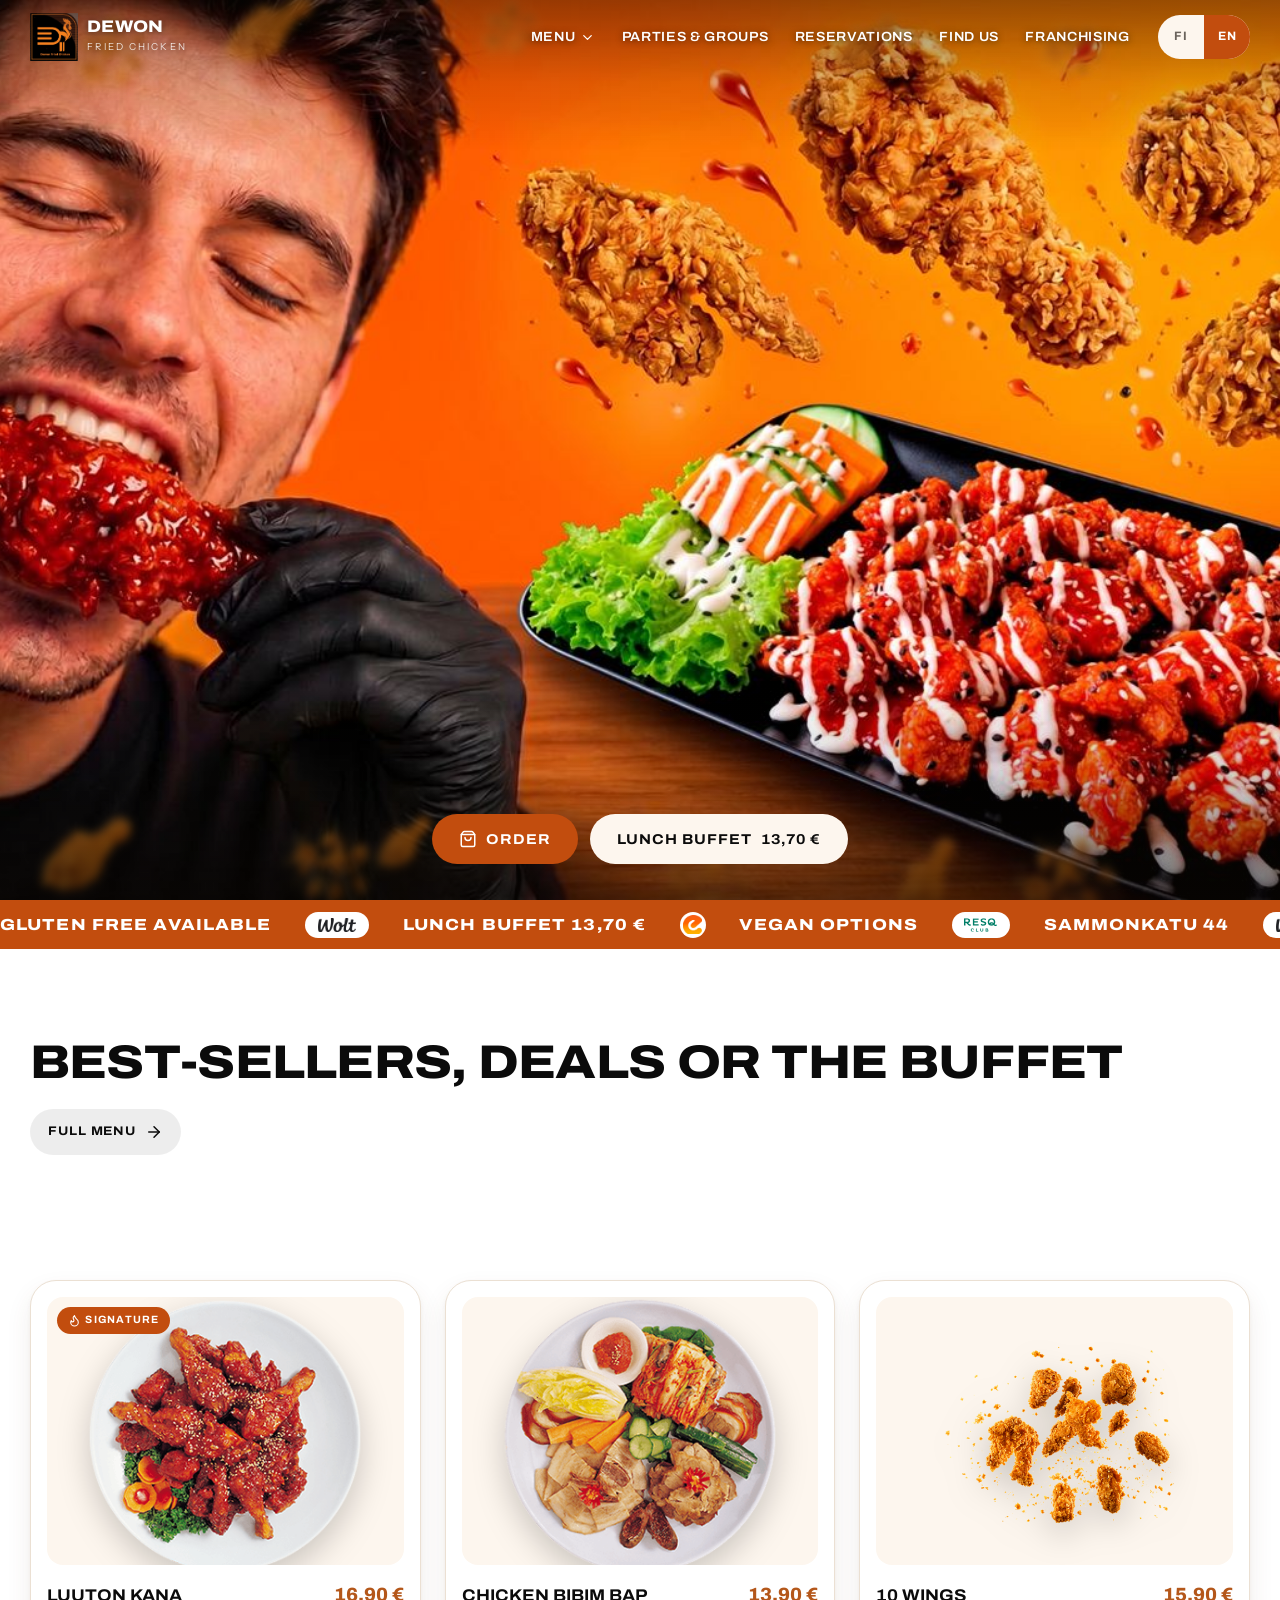
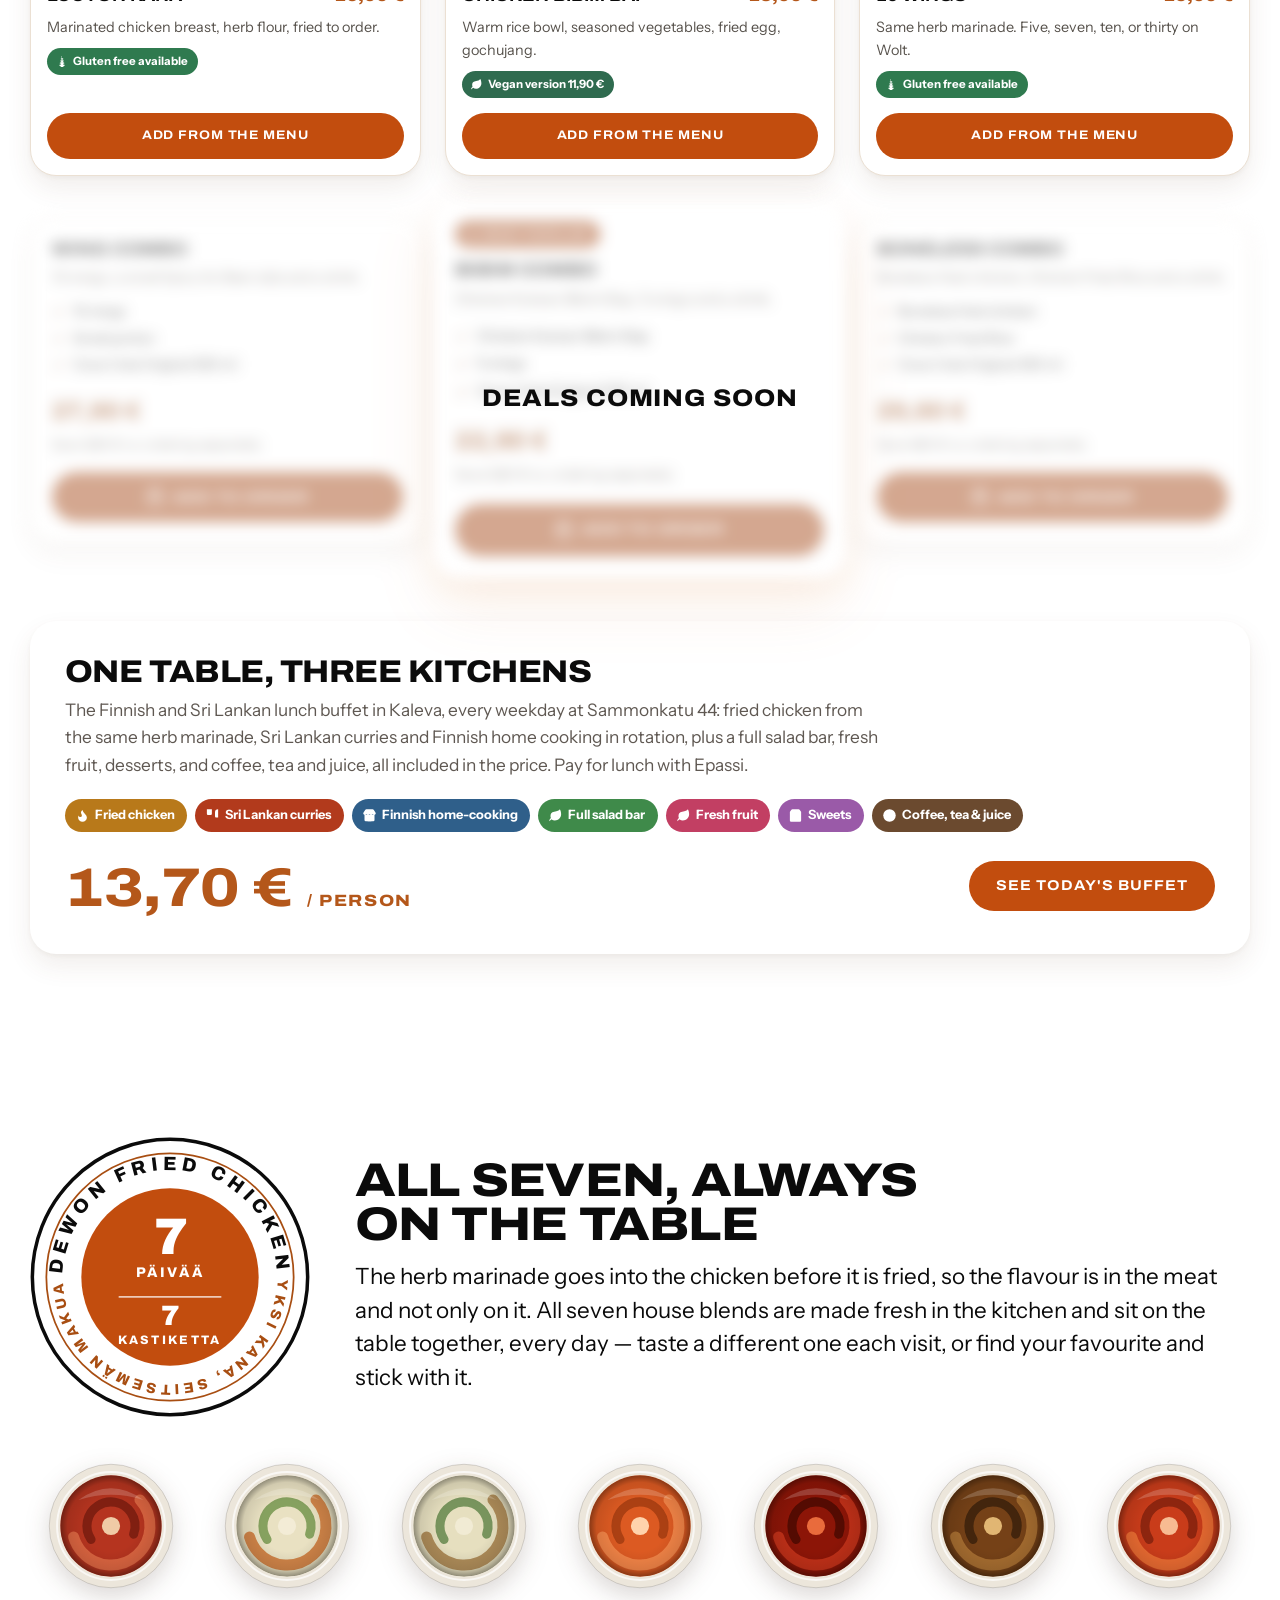
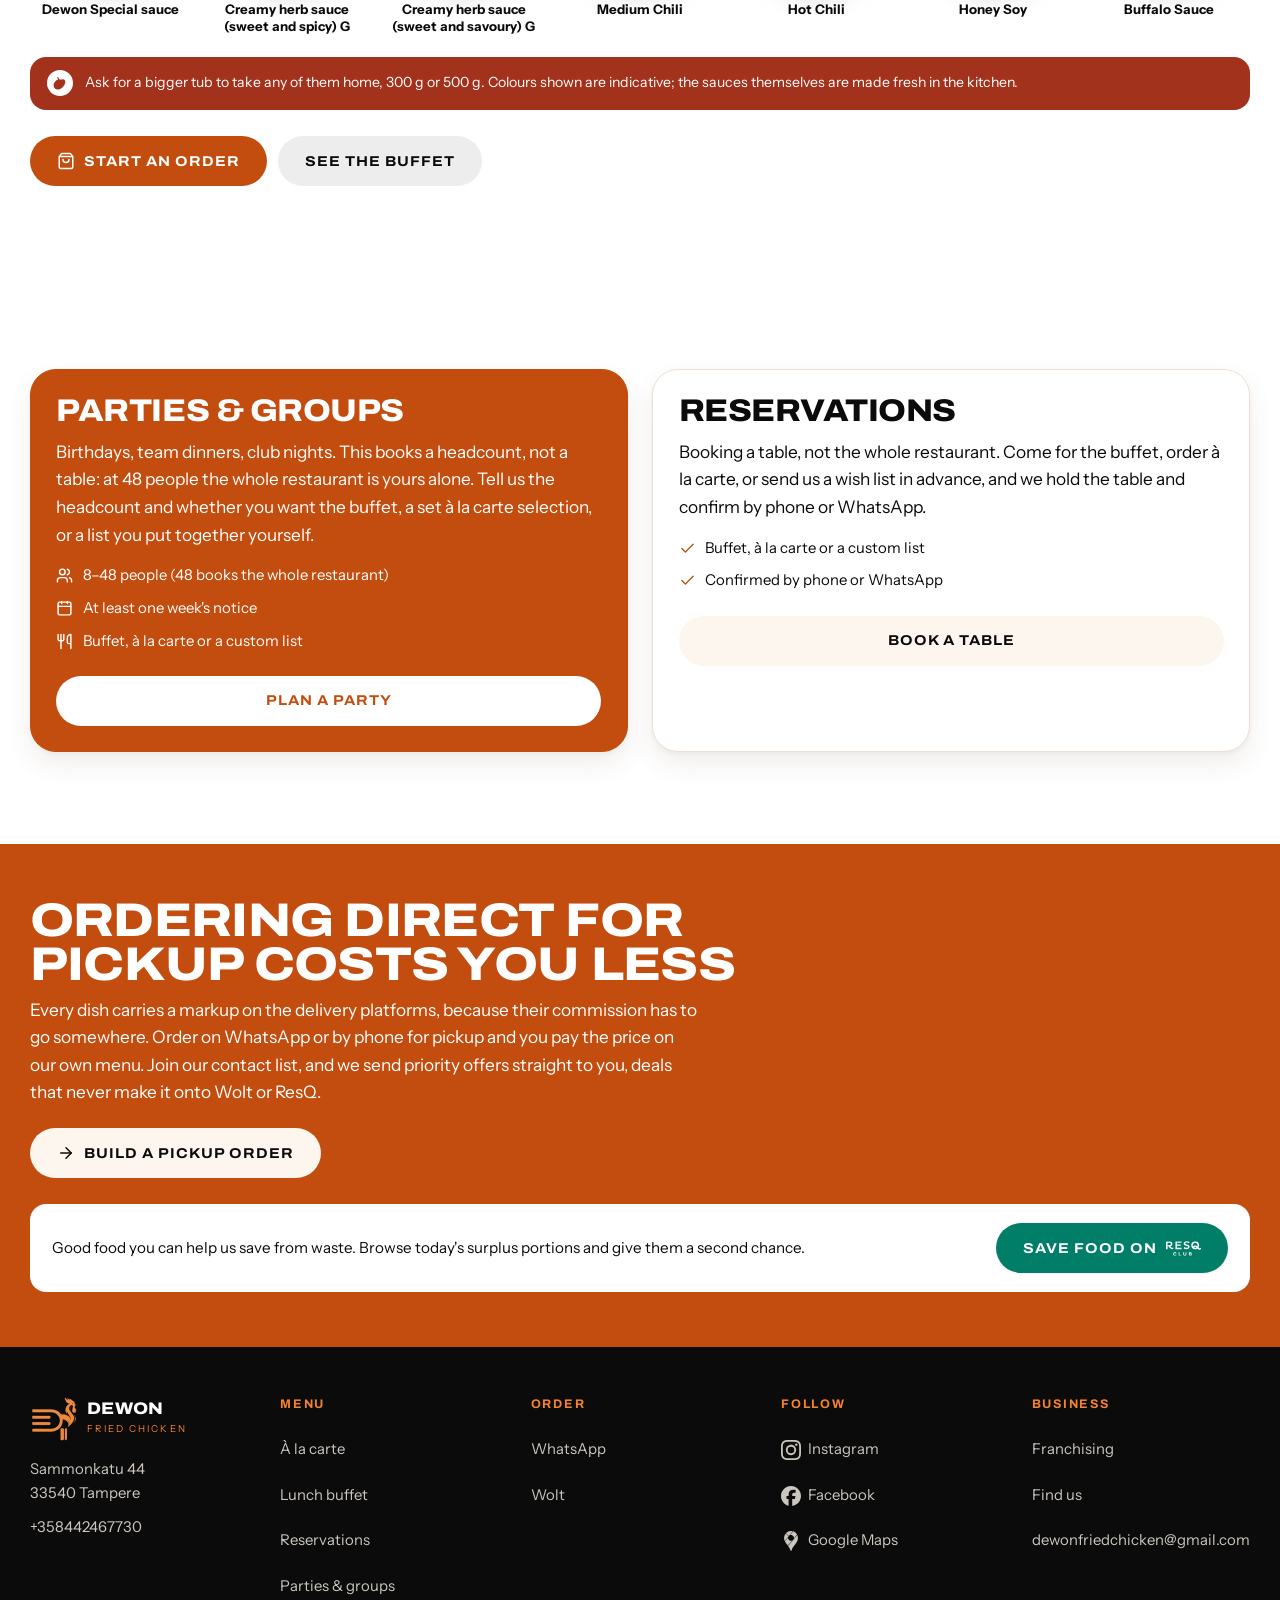
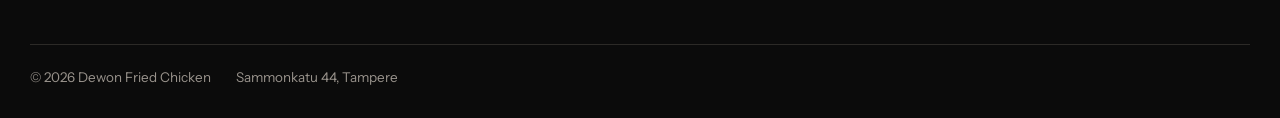
<file: index.html>
<!doctype html>
<html lang="fi">
<head>
<meta charset="utf-8">
<meta name="viewport" content="width=device-width, initial-scale=1">
<title>Dewon Fried Chicken | Lounasbuffet &amp; fried chicken Kalevassa, Tampere</title>
<meta name="description" content="Suomalais-srilankalainen lounasbuffet arkisin ja rapea friteerattu kana Kalevassa, Sammonkatu 44, Tampere. Lounaan voi maksaa Epassilla.">
<link rel="canonical" href="https://dewon.fi/">
<meta name="robots" content="index, follow, max-image-preview:large">
<meta name="theme-color" content="#0b0b0b">
<link rel="icon" href="favicon.png">
<meta property="og:type" content="restaurant.restaurant">
<meta property="og:site_name" content="Dewon Fried Chicken">
<meta property="og:title" content="Dewon Fried Chicken | Lounasbuffet &amp; fried chicken Kalevassa, Tampere">
<meta property="og:description" content="Suomalais-srilankalainen lounasbuffet arkisin ja rapea friteerattu kana Kalevassa, Sammonkatu 44, Tampere. Lounaan voi maksaa Epassilla.">
<meta property="og:url" content="https://dewon.fi/">
<meta property="og:image" content="https://dewon.fi/assets/images/og-cover.jpg">
<meta property="og:image:width" content="1200">
<meta property="og:image:height" content="630">
<meta property="og:image:alt" content="Dewonin friteerattua kanaa ja annoslautanen">
<meta property="og:locale" content="fi_FI">
<meta property="og:locale:alternate" content="en_GB">
<meta name="twitter:card" content="summary_large_image">
<script type="application/ld+json">
{
  "@context": "https://schema.org",
  "@type": "Restaurant",
  "@id": "https://dewon.fi/#restaurant",
  "name": "Dewon Fried Chicken",
  "description": "Suomalais-srilankalainen lounasbuffet arkisin ja friteerattu kana à la carte Kalevassa, Tampereella.",
  "url": "https://dewon.fi/",
  "image": [
    "https://dewon.fi/assets/images/og-cover.jpg"
  ],
  "logo": "https://dewon.fi/assets/images/logo.png",
  "telephone": "+358442467730",
  "email": "dewonfriedchicken@gmail.com",
  "servesCuisine": [
    "Fried chicken",
    "Sri Lankan",
    "Finnish",
    "Korean"
  ],
  "priceRange": "€€",
  "currenciesAccepted": "EUR",
  "paymentAccepted": "Cash, Credit Card, Epassi",
  "address": {
    "@type": "PostalAddress",
    "streetAddress": "Sammonkatu 44",
    "addressLocality": "Tampere",
    "addressRegion": "Pirkanmaa",
    "postalCode": "33540",
    "addressCountry": "FI"
  },
  "geo": {
    "@type": "GeoCoordinates",
    "latitude": 61.4960066,
    "longitude": 23.8040454
  },
  "hasMap": "https://maps.app.goo.gl/FqEtYjSKxW7GFyrM8",
  "hasMenu": "https://dewon.fi/menu-a-la-carte.html",
  "acceptsReservations": "https://dewon.fi/reservations.html",
  "sameAs": [
    "https://www.instagram.com/fcdewon/",
    "https://www.facebook.com/profile.php?id=61572683171116",
    "https://wolt.com/fi/fin/tampere/restaurant/dewon-fried-chicken"
  ]
}
</script>
<link rel="preload" as="font" type="font/woff2" href="assets/fonts/archivo-latin-wdth-normal.woff2">
<link rel="preload" as="font" type="font/woff2" href="assets/fonts/instrument-sans-latin-wght-normal.woff2">
<link rel="stylesheet" href="assets/css/fonts.css">
<link rel="stylesheet" href="assets/vendor/open-props.min.css">
<link rel="stylesheet" href="assets/vendor/swiper-bundle.min.css">
<link rel="stylesheet" href="assets/css/style.css?v=12">
</head>
<body>
<a class="skip" href="#main" data-en="Skip to content">Siirry sisältöön</a>
<header class="hdr hdr--home">
  <div class="wrap hdr-in">
    <a class="brand" href="index.html">
      <img src="assets/images/logo.png" alt="Dewon Fried Chicken" width="50" height="49">
      <span><b>Dewon</b><span>Fried Chicken</span></span>
    </a>
    <nav class="nav" data-nav data-open="false" aria-label="Päävalikko">
      <div class="has-sub" data-sub data-open="false">
        <button type="button" aria-expanded="false" aria-haspopup="true">
          <span data-en="Menu">Menu</span><svg class="ic" aria-hidden="true"><use href="#i-chevron-down"></use></svg>
        </button>
        <div class="sub">
          <a href="menu-a-la-carte.html">
            <svg class="ic" aria-hidden="true"><use href="#i-utensils"></use></svg>
            <span><span data-en="À la carte">À la carte</span>
            <small data-en="The full list, prices and gluten free">Koko lista, hinnat ja gluteenittomat</small></span>
          </a>
          <a href="menu-buffet.html">
            <svg class="ic" aria-hidden="true"><use href="#i-store"></use></svg>
            <span><span data-en="Lunch buffet">Lounasbuffet</span>
            <small data-en="The daily buffet, price and times">Päivän buffet, hinnat ja ajat</small></span>
          </a>
        </div>
      </div>
        <a href="parties.html" data-en="Parties & groups">Juhlat & ryhmät</a>
        <a href="reservations.html" data-en="Reservations">Varaukset</a>
        <a href="find-us.html" data-en="Find us">Löydä meidät</a>
        <a href="franchising.html" data-en="Franchising">Franchising</a>
    </nav>
    <div class="lang" role="group" aria-label="Kieli / Language">
      <button type="button" data-lang-btn="fi" aria-pressed="true">FI</button>
      <button type="button" data-lang-btn="en" aria-pressed="false">EN</button>
    </div>
    <button class="burger" type="button" data-burger aria-expanded="false" aria-controls="nav"
            aria-label="Valikko" data-en-aria="Menu"><svg class="ic" aria-hidden="true"><use href="#i-menu"></use></svg></button>
  </div>
</header>
<main id="main">
<section class="hero">
  <h1 class="vh" data-en="Dewon Fried Chicken: fried chicken and lunch buffet in Kaleva, Tampere">Dewon Fried Chicken: fried chicken ja lounasbuffet Kalevassa, Tampere</h1>

  <!-- The single pre-composed hero photograph: the eater, the flying
       pieces and the plate in one frame. -->
  <img class="hero-pic" src="assets/images/heropic-1280.jpg"
       srcset="assets/images/heropic-800.jpg 800w, assets/images/heropic-1280.jpg 1280w, assets/images/heropic-1920.jpg 1920w"
       sizes="100vw" width="1920" height="1078"
       alt="Dewonin friteerattua kanaa: asiakas syömässä, lentäviä kanapaloja ja täysi annoslautanen"
       fetchpriority="high">

  <div class="hero-copy">
    <div class="hero-cta">
      <a class="btn btn--primary" href="menu-a-la-carte.html">
        <svg class="ic" aria-hidden="true"><use href="#i-shopping-bag"></use></svg><span data-en="Order">Tilaa</span></a>
      <a class="btn btn--paper" href="menu-buffet.html">
        <span data-en="Lunch buffet">Lounasbuffet</span> <span class="num" data-buffet-price></span></a>
    </div>
  </div>

</section>


<div class="marquee" aria-hidden="true">
  <div class="marquee-track" data-marquee>
    <span data-en="Gluten free available">Gluteeniton saatavana</span>
    <span class="marquee-logo"><img src="assets/images/wolt-logo.png" alt="Wolt" height="14"></span>
    <span data-en="Lunch buffet 13,70 €">Lounasbuffet 13,70 €</span>
    <span class="marquee-logo marquee-logo--epassi"><img src="assets/images/epassi-logo.png" alt="Epassi"></span>
    <span data-en="Vegan options">Vegaanivaihtoehdot</span>
    <span class="marquee-logo"><img src="assets/images/resq-logo.svg" alt="ResQ" height="14"></span>
    <span data-en="Sammonkatu 44">Sammonkatu 44</span>
    <span class="marquee-logo"><img src="assets/images/wolt-logo.png" alt="Wolt" height="14"></span>
    <span data-en="Order direct for pickup: cheaper for you">Tilaa nouto suoraan: halvempi sinulle</span>
    <span class="marquee-logo marquee-logo--epassi"><img src="assets/images/epassi-logo.png" alt="Epassi"></span>
    <span data-en="Fried to order">Friteerataan tilauksesta</span>
    <span class="marquee-logo"><img src="assets/images/resq-logo.svg" alt="ResQ" height="14"></span>
  </div>
</div>

<section class="section" id="order">
  <div class="wrap">
    <div class="section-head">
      <div>
        <h2 class="display d3" data-en="Best-sellers, deals or the buffet">Suosikit, diilit tai buffet</h2>
      </div>
      <a class="btn btn--ghost btn--sm" href="menu-a-la-carte.html">
        <span data-en="Full menu">Koko lista</span><svg class="ic" aria-hidden="true"><use href="#i-arrow-right"></use></svg></a>
    </div>

    <nav class="order-nav" data-order-nav aria-label="Tilaustavat">
      <a href="#order-alacarte" data-en="À la carte">À la carte</a>
      <a href="#order-combos" data-en="Deals">Diilit</a>
      <a href="#order-buffet" data-en="Buffet">Buffet</a>
    </nav>

    <div id="order-alacarte" class="order-panel" style="scroll-margin-top:150px">
      <p class="eyebrow" style="margin-bottom:.6rem" data-en="Three that leave the kitchen most">Kolme eniten lähtevää</p>
      <div class="swiper cards-swiper" data-cards-swiper>
       <div class="swiper-wrapper">
        <article class="pcard swiper-slide rise">
          <div class="pcard-media">
            <span class="ribbon"><svg class="ic" aria-hidden="true"><use href="#i-flame"></use></svg><span data-en="Signature">Talon oma</span></span>
            <img src="assets/images/food-menu-3.png" alt="Luuton friteerattu kana" width="300" height="300">
          </div>
          <div class="pcard-top">
            <h3>Luuton kana</h3><span class="price num">16,90 €</span>
          </div>
          <p data-en="Marinated chicken breast, herb flour, fried to order.">Marinoitu rintafilee, yrttijauho, friteerataan tilauksesta.</p>
          <div class="chips"><span class="chip chip--gf"><svg class="ic" aria-hidden="true"><use href="#i-wheat-solid"></use></svg><span data-en="Gluten free available">Gluteeniton saatavana</span></span></div>
          <div class="pcard-foot"><a class="btn btn--primary btn--sm btn--block" href="menu-a-la-carte.html#cat-fried-chicken" data-en="Add from the menu">Lisää listalta</a></div>
        </article>

        <article class="pcard swiper-slide rise">
          <div class="pcard-media">
            <img src="assets/images/food-menu-2.png" alt="Korean Bibim Bap" width="300" height="300">
          </div>
          <div class="pcard-top">
            <h3>Chicken Bibim Bap</h3><span class="price num">13,90 €</span>
          </div>
          <p data-en="Warm rice bowl, seasoned vegetables, fried egg, gochujang.">Lämmin riisikulho, maustetut kasvikset, paistettu kananmuna, gochujang.</p>
          <div class="chips"><span class="chip chip--vegan"><svg class="ic" aria-hidden="true"><use href="#i-leaf"></use></svg><span data-en="Vegan version 11,90 €">Vegaaniversio 11,90 €</span></span></div>
          <div class="pcard-foot"><a class="btn btn--primary btn--sm btn--block" href="menu-a-la-carte.html#cat-bibimbap" data-en="Add from the menu">Lisää listalta</a></div>
        </article>

        <article class="pcard swiper-slide rise">
          <div class="pcard-media">
            <img src="assets/images/buffet/cut-wings.png" alt="10 siipeä" width="480" height="320">
          </div>
          <div class="pcard-top">
            <h3 data-en="10 wings">10 siipeä</h3><span class="price num">15,90 €</span>
          </div>
          <p data-en="Same herb marinade. Five, seven, ten, or thirty on Wolt.">Sama yrttimarinadi. Viisi, seitsemän, kymmenen, tai kolmekymmentä Woltissa.</p>
          <div class="chips"><span class="chip chip--gf"><svg class="ic" aria-hidden="true"><use href="#i-wheat-solid"></use></svg><span data-en="Gluten free available">Gluteeniton saatavana</span></span></div>
          <div class="pcard-foot"><a class="btn btn--primary btn--sm btn--block" href="menu-a-la-carte.html#cat-wings" data-en="Add from the menu">Lisää listalta</a></div>
        </article>
       </div>
       <div class="swiper-pagination"></div>
      </div>
    </div>

    <div id="order-combos" class="order-panel is-soon" style="scroll-margin-top:150px;margin-top:2.6rem">
      <p class="eyebrow" style="margin-bottom:.6rem" data-en="Built to share, priced to order">Jaettavaksi tehty, hinnoiteltu tilattavaksi</p>
      <div class="soon-stage">
        <div data-combo-grid aria-hidden="true"></div>
        <p class="soon-tag" data-en="Deals coming soon">Diilit tulossa pian</p>
      </div>
    </div>

    <div id="order-buffet" class="order-panel" style="scroll-margin-top:150px;margin-top:2.6rem">
      <div class="buffet-spread rise">
        <div class="buffet-spread-head">
          <h3 class="display d4" data-en="One table, three kitchens">Yksi pöytä, kolme keittiötä</h3>
          <p data-en="The Finnish and Sri Lankan lunch buffet in Kaleva, every weekday at Sammonkatu 44: fried chicken from the same herb marinade, Sri Lankan curries and Finnish home cooking in rotation, plus a full salad bar, fresh fruit, desserts, and coffee, tea and juice, all included in the price. Pay for lunch with Epassi.">
            Suomalais-srilankalainen lounasbuffet Kalevassa, arkisin Sammonkatu 44:ssä: friteerattua kanaa samasta yrttimarinadista, srilankalaisia curryja ja suomalaista kotiruokaa kierrossa, sekä täysi salaattipöytä, tuoreita hedelmiä, jälkiruoat ja kahvi, tee sekä mehu, kaikki hintaan sisältyen. Lounaan voi maksaa Epassilla.</p>
        </div>
        <div class="buffet-spread-chips">
          <span class="chip chip--golden"><svg class="ic" aria-hidden="true"><use href="#i-flame"></use></svg><span data-en="Fried chicken">Friteerattu kana</span></span>
          <span class="chip chip--curry"><svg class="ic" aria-hidden="true"><use href="#i-utensils"></use></svg><span data-en="Sri Lankan curries">Srilankalaiset curryt</span></span>
          <span class="chip chip--finnish"><svg class="ic" aria-hidden="true"><use href="#i-store"></use></svg><span data-en="Finnish home-cooking">Suomalainen kotiruoka</span></span>
          <span class="chip chip--salad"><svg class="ic" aria-hidden="true"><use href="#i-leaf"></use></svg><span data-en="Full salad bar">Täysi salaattipöytä</span></span>
          <span class="chip chip--fruit"><svg class="ic" aria-hidden="true"><use href="#i-leaf"></use></svg><span data-en="Fresh fruit">Tuoreet hedelmät</span></span>
          <span class="chip chip--sweet"><svg class="ic" aria-hidden="true"><use href="#i-shopping-bag"></use></svg><span data-en="Sweets">Makeaa</span></span>
          <span class="chip chip--drink"><svg class="ic" aria-hidden="true"><use href="#i-clock"></use></svg><span data-en="Coffee, tea &amp; juice">Kahvi, tee &amp; mehu</span></span>
        </div>
        <div class="buffet-spread-foot">
          <div>
            <p class="eyebrow" data-en="Every day, same price">Joka päivä, sama hinta</p>
            <p class="tier-price num"><span data-buffet-price></span> <small data-en="/ person">/ hlö</small></p>
          </div>
          <a class="btn btn--primary" href="menu-buffet.html#buffet-menu" data-en="See today's buffet">Katso päivän buffet</a>
        </div>
      </div>
    </div>
  </div>
</section>

<section class="section seal-band" id="sauces">
  <div class="wrap">
    <div class="sauce-intro">
      <svg class="seal" viewBox="0 0 240 240" role="img" aria-labelledby="seal-t">
        <title id="seal-t">7 päivää, 7 kastiketta</title>
        <defs>
          <path id="seal-arc-top" d="M120 120 m-92 0 a92 92 0 0 1 184 0" fill="none"/>
          <path id="seal-arc-bot" d="M120 120 m92 0 a92 92 0 0 1 -184 0" fill="none"/>
        </defs>
        <circle cx="120" cy="120" r="118" fill="none" stroke="#0b0b0b" stroke-width="3"/>
        <circle cx="120" cy="120" r="106" fill="none" stroke="#a84e12" stroke-width="1.5"/>
        <text font-family="Archivo, sans-serif" font-weight="800" font-size="16.5" letter-spacing="4.2" fill="#0b0b0b">
          <textPath href="#seal-arc-top" startOffset="50%" text-anchor="middle">DEWON FRIED CHICKEN</textPath>
        </text>
        <text font-family="Archivo, sans-serif" font-weight="800" font-size="12.5" letter-spacing="3" fill="#a84e12">
          <textPath href="#seal-arc-bot" startOffset="50%" text-anchor="middle">YKSI KANA, SEITSEMÄN MAKUA</textPath>
        </text>
        <circle cx="120" cy="120" r="76" fill="#c24d0e"/>
        <text x="120" y="100" text-anchor="middle" font-family="Archivo, sans-serif" font-weight="900" font-size="44" fill="#ffffff" letter-spacing="-2">7</text>
        <text x="120" y="120" text-anchor="middle" font-family="Archivo, sans-serif" font-weight="800" font-size="12" letter-spacing="2.2" fill="#ffffff">PÄIVÄÄ</text>
        <line x1="76" y1="137" x2="164" y2="137" stroke="#ffffff" stroke-width="1.5" stroke-opacity=".7"/>
        <text x="120" y="161" text-anchor="middle" font-family="Archivo, sans-serif" font-weight="900" font-size="24" fill="#ffffff" letter-spacing="-.5">7</text>
        <text x="120" y="177" text-anchor="middle" font-family="Archivo, sans-serif" font-weight="800" font-size="10.5" letter-spacing="2" fill="#ffffff">KASTIKETTA</text>
      </svg>
      <div>
        <h2 class="display d3" data-en="All seven, always on the table">Kaikki seitsemän, aina pöydässä</h2>
        <p class="lede" style="margin-top:.8rem" data-en="The herb marinade goes into the chicken before it is fried, so the flavour is in the meat and not only on it. All seven house blends are made fresh in the kitchen and sit on the table together, every day — taste a different one each visit, or find your favourite and stick with it.">
          Yrttimarinadi menee kanaan ennen friteerausta, joten maku on lihassa eikä vain sen päällä. Kaikki seitsemän talon sekoitusta tehdään tuoreena keittiössä ja ovat pöydässä yhdessä, joka päivä — maista eri kastiketta joka käynnillä, tai löydä suosikkisi ja pysy siinä.</p>
      </div>
    </div>

    <div class="sauce-grid">
      <figure class="sauce-cell">
        <svg class="sauce-bowl" viewBox="0 0 200 200" role="img" aria-hidden="true">
          <defs>
            <clipPath id="sc0"><circle cx="100" cy="100" r="78"/></clipPath>
            <radialGradient id="sg0" cx="50%" cy="50%" r="50%">
              <stop offset="50%" stop-color="#000" stop-opacity="0"/>
              <stop offset="86%" stop-color="#000" stop-opacity=".1"/>
              <stop offset="100%" stop-color="#000" stop-opacity=".38"/>
            </radialGradient>
          </defs>
          <circle cx="100" cy="100" r="95" fill="#ECE6DB"/>
          <circle cx="100" cy="100" r="95" fill="none" stroke="#00000022" stroke-width="1.5"/>
          <circle cx="100" cy="100" r="83" fill="none" stroke="#fff" stroke-opacity=".7" stroke-width="3"/>
          <circle cx="100" cy="100" r="78" fill="#B5341F"/>
          <g clip-path="url(#sc0)">
            <circle cx="100" cy="100" r="60" fill="none" stroke="#DE6A44" stroke-width="17" stroke-linecap="round" stroke-dasharray="215 999" transform="rotate(-42 100 100)" opacity=".9"/>
            <circle cx="100" cy="100" r="37" fill="none" stroke="#7C1E11" stroke-width="14" stroke-linecap="round" stroke-dasharray="150 999" transform="rotate(146 100 100)" opacity=".92"/>
            <circle cx="100" cy="100" r="14" fill="#F0CBA6"/>
            <circle cx="100" cy="100" r="78" fill="url(#sg0)"/>
            <path d="M50 60 Q100 24 150 60 Q100 44 50 60 Z" fill="#fff" opacity=".18"/>
          </g>
        </svg>
        <figcaption data-en="Dewon Special sauce">Dewon Special -kastike</figcaption>
      </figure>
      <figure class="sauce-cell">
        <svg class="sauce-bowl" viewBox="0 0 200 200" role="img" aria-hidden="true">
          <defs>
            <clipPath id="sc1"><circle cx="100" cy="100" r="78"/></clipPath>
            <radialGradient id="sg1" cx="50%" cy="50%" r="50%">
              <stop offset="50%" stop-color="#000" stop-opacity="0"/>
              <stop offset="86%" stop-color="#000" stop-opacity=".1"/>
              <stop offset="100%" stop-color="#000" stop-opacity=".38"/>
            </radialGradient>
          </defs>
          <circle cx="100" cy="100" r="95" fill="#ECE6DB"/>
          <circle cx="100" cy="100" r="95" fill="none" stroke="#00000022" stroke-width="1.5"/>
          <circle cx="100" cy="100" r="83" fill="none" stroke="#fff" stroke-opacity=".7" stroke-width="3"/>
          <circle cx="100" cy="100" r="78" fill="#E9E1C2"/>
          <g clip-path="url(#sc1)">
            <circle cx="100" cy="100" r="60" fill="none" stroke="#CE7B3B" stroke-width="17" stroke-linecap="round" stroke-dasharray="215 999" transform="rotate(-42 100 100)" opacity=".9"/>
            <circle cx="100" cy="100" r="37" fill="none" stroke="#7E9C57" stroke-width="14" stroke-linecap="round" stroke-dasharray="150 999" transform="rotate(146 100 100)" opacity=".92"/>
            <circle cx="100" cy="100" r="14" fill="#F3ECD6"/>
            <circle cx="100" cy="100" r="78" fill="url(#sg1)"/>
            <path d="M50 60 Q100 24 150 60 Q100 44 50 60 Z" fill="#fff" opacity=".18"/>
          </g>
        </svg>
        <figcaption data-en="Creamy herb sauce (sweet and spicy) G">Kermainen yrttikastike (sweet and spicy) G</figcaption>
      </figure>
      <figure class="sauce-cell">
        <svg class="sauce-bowl" viewBox="0 0 200 200" role="img" aria-hidden="true">
          <defs>
            <clipPath id="sc2"><circle cx="100" cy="100" r="78"/></clipPath>
            <radialGradient id="sg2" cx="50%" cy="50%" r="50%">
              <stop offset="50%" stop-color="#000" stop-opacity="0"/>
              <stop offset="86%" stop-color="#000" stop-opacity=".1"/>
              <stop offset="100%" stop-color="#000" stop-opacity=".38"/>
            </radialGradient>
          </defs>
          <circle cx="100" cy="100" r="95" fill="#ECE6DB"/>
          <circle cx="100" cy="100" r="95" fill="none" stroke="#00000022" stroke-width="1.5"/>
          <circle cx="100" cy="100" r="83" fill="none" stroke="#fff" stroke-opacity=".7" stroke-width="3"/>
          <circle cx="100" cy="100" r="78" fill="#E6DFBF"/>
          <g clip-path="url(#sc2)">
            <circle cx="100" cy="100" r="60" fill="none" stroke="#A9834E" stroke-width="17" stroke-linecap="round" stroke-dasharray="215 999" transform="rotate(-42 100 100)" opacity=".9"/>
            <circle cx="100" cy="100" r="37" fill="none" stroke="#6F8F55" stroke-width="14" stroke-linecap="round" stroke-dasharray="150 999" transform="rotate(146 100 100)" opacity=".92"/>
            <circle cx="100" cy="100" r="14" fill="#F1EBD4"/>
            <circle cx="100" cy="100" r="78" fill="url(#sg2)"/>
            <path d="M50 60 Q100 24 150 60 Q100 44 50 60 Z" fill="#fff" opacity=".18"/>
          </g>
        </svg>
        <figcaption data-en="Creamy herb sauce (sweet and savoury) G">Kermainen yrttikastike (sweet and savoury) G</figcaption>
      </figure>
      <figure class="sauce-cell">
        <svg class="sauce-bowl" viewBox="0 0 200 200" role="img" aria-hidden="true">
          <defs>
            <clipPath id="sc3"><circle cx="100" cy="100" r="78"/></clipPath>
            <radialGradient id="sg3" cx="50%" cy="50%" r="50%">
              <stop offset="50%" stop-color="#000" stop-opacity="0"/>
              <stop offset="86%" stop-color="#000" stop-opacity=".1"/>
              <stop offset="100%" stop-color="#000" stop-opacity=".38"/>
            </radialGradient>
          </defs>
          <circle cx="100" cy="100" r="95" fill="#ECE6DB"/>
          <circle cx="100" cy="100" r="95" fill="none" stroke="#00000022" stroke-width="1.5"/>
          <circle cx="100" cy="100" r="83" fill="none" stroke="#fff" stroke-opacity=".7" stroke-width="3"/>
          <circle cx="100" cy="100" r="78" fill="#DC5A22"/>
          <g clip-path="url(#sc3)">
            <circle cx="100" cy="100" r="60" fill="none" stroke="#F5894C" stroke-width="17" stroke-linecap="round" stroke-dasharray="215 999" transform="rotate(-42 100 100)" opacity=".9"/>
            <circle cx="100" cy="100" r="37" fill="none" stroke="#A83E12" stroke-width="14" stroke-linecap="round" stroke-dasharray="150 999" transform="rotate(146 100 100)" opacity=".92"/>
            <circle cx="100" cy="100" r="14" fill="#FFD3AC"/>
            <circle cx="100" cy="100" r="78" fill="url(#sg3)"/>
            <path d="M50 60 Q100 24 150 60 Q100 44 50 60 Z" fill="#fff" opacity=".18"/>
          </g>
        </svg>
        <figcaption data-en="Medium Chili">Chili Meedium</figcaption>
      </figure>
      <figure class="sauce-cell">
        <svg class="sauce-bowl" viewBox="0 0 200 200" role="img" aria-hidden="true">
          <defs>
            <clipPath id="sc4"><circle cx="100" cy="100" r="78"/></clipPath>
            <radialGradient id="sg4" cx="50%" cy="50%" r="50%">
              <stop offset="50%" stop-color="#000" stop-opacity="0"/>
              <stop offset="86%" stop-color="#000" stop-opacity=".1"/>
              <stop offset="100%" stop-color="#000" stop-opacity=".38"/>
            </radialGradient>
          </defs>
          <circle cx="100" cy="100" r="95" fill="#ECE6DB"/>
          <circle cx="100" cy="100" r="95" fill="none" stroke="#00000022" stroke-width="1.5"/>
          <circle cx="100" cy="100" r="83" fill="none" stroke="#fff" stroke-opacity=".7" stroke-width="3"/>
          <circle cx="100" cy="100" r="78" fill="#8C1507"/>
          <g clip-path="url(#sc4)">
            <circle cx="100" cy="100" r="60" fill="none" stroke="#C6331A" stroke-width="17" stroke-linecap="round" stroke-dasharray="215 999" transform="rotate(-42 100 100)" opacity=".9"/>
            <circle cx="100" cy="100" r="37" fill="none" stroke="#500A02" stroke-width="14" stroke-linecap="round" stroke-dasharray="150 999" transform="rotate(146 100 100)" opacity=".92"/>
            <circle cx="100" cy="100" r="14" fill="#E96B3C"/>
            <circle cx="100" cy="100" r="78" fill="url(#sg4)"/>
            <path d="M50 60 Q100 24 150 60 Q100 44 50 60 Z" fill="#fff" opacity=".18"/>
          </g>
        </svg>
        <figcaption data-en="Hot Chili">Chili Tulinen</figcaption>
      </figure>
      <figure class="sauce-cell">
        <svg class="sauce-bowl" viewBox="0 0 200 200" role="img" aria-hidden="true">
          <defs>
            <clipPath id="sc5"><circle cx="100" cy="100" r="78"/></clipPath>
            <radialGradient id="sg5" cx="50%" cy="50%" r="50%">
              <stop offset="50%" stop-color="#000" stop-opacity="0"/>
              <stop offset="86%" stop-color="#000" stop-opacity=".1"/>
              <stop offset="100%" stop-color="#000" stop-opacity=".38"/>
            </radialGradient>
          </defs>
          <circle cx="100" cy="100" r="95" fill="#ECE6DB"/>
          <circle cx="100" cy="100" r="95" fill="none" stroke="#00000022" stroke-width="1.5"/>
          <circle cx="100" cy="100" r="83" fill="none" stroke="#fff" stroke-opacity=".7" stroke-width="3"/>
          <circle cx="100" cy="100" r="78" fill="#754117"/>
          <g clip-path="url(#sc5)">
            <circle cx="100" cy="100" r="60" fill="none" stroke="#AC7333" stroke-width="17" stroke-linecap="round" stroke-dasharray="215 999" transform="rotate(-42 100 100)" opacity=".9"/>
            <circle cx="100" cy="100" r="37" fill="none" stroke="#3F230D" stroke-width="14" stroke-linecap="round" stroke-dasharray="150 999" transform="rotate(146 100 100)" opacity=".92"/>
            <circle cx="100" cy="100" r="14" fill="#E1B673"/>
            <circle cx="100" cy="100" r="78" fill="url(#sg5)"/>
            <path d="M50 60 Q100 24 150 60 Q100 44 50 60 Z" fill="#fff" opacity=".18"/>
          </g>
        </svg>
        <figcaption data-en="Honey Soy">Hunajasoija</figcaption>
      </figure>
      <figure class="sauce-cell">
        <svg class="sauce-bowl" viewBox="0 0 200 200" role="img" aria-hidden="true">
          <defs>
            <clipPath id="sc6"><circle cx="100" cy="100" r="78"/></clipPath>
            <radialGradient id="sg6" cx="50%" cy="50%" r="50%">
              <stop offset="50%" stop-color="#000" stop-opacity="0"/>
              <stop offset="86%" stop-color="#000" stop-opacity=".1"/>
              <stop offset="100%" stop-color="#000" stop-opacity=".38"/>
            </radialGradient>
          </defs>
          <circle cx="100" cy="100" r="95" fill="#ECE6DB"/>
          <circle cx="100" cy="100" r="95" fill="none" stroke="#00000022" stroke-width="1.5"/>
          <circle cx="100" cy="100" r="83" fill="none" stroke="#fff" stroke-opacity=".7" stroke-width="3"/>
          <circle cx="100" cy="100" r="78" fill="#C93C1A"/>
          <g clip-path="url(#sc6)">
            <circle cx="100" cy="100" r="60" fill="none" stroke="#EB6F33" stroke-width="17" stroke-linecap="round" stroke-dasharray="215 999" transform="rotate(-42 100 100)" opacity=".9"/>
            <circle cx="100" cy="100" r="37" fill="none" stroke="#88230F" stroke-width="14" stroke-linecap="round" stroke-dasharray="150 999" transform="rotate(146 100 100)" opacity=".92"/>
            <circle cx="100" cy="100" r="14" fill="#F7BB92"/>
            <circle cx="100" cy="100" r="78" fill="url(#sg6)"/>
            <path d="M50 60 Q100 24 150 60 Q100 44 50 60 Z" fill="#fff" opacity=".18"/>
          </g>
        </svg>
        <figcaption data-en="Buffalo Sauce">Buffalokastike</figcaption>
      </figure>    </div>

    <p class="note note--sauce" style="margin-top:1.4rem"><svg class="ic" aria-hidden="true"><use href="#i-chilli-solid"></use></svg>
      <span data-en="Ask for a bigger tub to take any of them home, 300 g or 500 g. Colours shown are indicative; the sauces themselves are made fresh in the kitchen.">
      Pyydä mikä tahansa niistä isompana purkkina kotiin, 300 g tai 500 g. Näytetyt värit ovat viitteellisiä; kastikkeet tehdään tuoreena keittiössä.</span></p>

    <div style="display:flex;gap:.7rem;flex-wrap:wrap;margin-top:1.6rem">
      <a class="btn btn--primary" href="menu-a-la-carte.html"><svg class="ic" aria-hidden="true"><use href="#i-shopping-bag"></use></svg><span data-en="Start an order">Aloita tilaus</span></a>
      <a class="btn btn--ghost" href="menu-buffet.html" data-en="See the buffet">Katso buffet</a>
    </div>
  </div>
</section>

<section class="section">
  <div class="wrap">
    <div class="grid g-2">
      <article class="tier tier--lead rise">
        <p class="eyebrow" data-en="From eight up to the whole restaurant">Kahdeksasta koko ravintolaan</p>
        <h3 class="display d4" data-en="Parties &amp; groups">Juhlat &amp; ryhmät</h3>
        <p style="margin-top:.8rem" data-en="Birthdays, team dinners, club nights. This books a headcount, not a table: at 48 people the whole restaurant is yours alone. Tell us the headcount and whether you want the buffet, a set à la carte selection, or a list you put together yourself.">
          Synttärit, tiimi-illalliset, seuran illat. Tämä varaa henkilömäärän, ei pöytää: 48 hengellä koko ravintola on vain teidän. Kerro henkilömäärä ja haluatteko buffetin, valmiin à la carte -kokonaisuuden vai itse kootun listan.</p>
        <ul>
          <li><svg class="ic" aria-hidden="true"><use href="#i-users"></use></svg><span><span data-group-min></span>–<span data-group-max></span> <span data-en="people (48 books the whole restaurant)">henkeä (48 varaa koko ravintolan)</span></span></li>
          <li><svg class="ic" aria-hidden="true"><use href="#i-calendar"></use></svg><span data-en="At least one week's notice">Vähintään viikko etukäteen</span></li>
          <li><svg class="ic" aria-hidden="true"><use href="#i-utensils"></use></svg><span data-en="Buffet, à la carte or a custom list">Buffet, à la carte tai oma lista</span></li>
        </ul>
        <a class="btn btn--primary" href="parties.html" data-en="Plan a party">Suunnittele juhlat</a>
      </article>

      <article class="tier rise">
        <p class="eyebrow" data-en="Under eight people">Alle kahdeksan hengelle</p>
        <h3 class="display d4" data-en="Reservations">Varaukset</h3>
        <p style="margin-top:.8rem" data-en="Booking a table, not the whole restaurant. Come for the buffet, order à la carte, or send us a wish list in advance, and we hold the table and confirm by phone or WhatsApp.">
          Varaat pöydän, ei koko ravintolaa. Tule buffetille, tilaa à la cartelta tai lähetä toivelista etukäteen, ja pidämme pöydän ja vahvistamme puhelimitse tai WhatsAppilla.</p>
        <ul>
          <li><svg class="ic" aria-hidden="true"><use href="#i-check"></use></svg><span data-en="Buffet, à la carte or a custom list">Buffet, à la carte tai oma lista</span></li>
          <li><svg class="ic" aria-hidden="true"><use href="#i-check"></use></svg><span data-en="Confirmed by phone or WhatsApp">Vahvistetaan puhelimitse tai WhatsAppilla</span></li>
        </ul>
        <a class="btn btn--paper" href="reservations.html" data-en="Book a table">Varaa pöytä</a>
      </article>
    </div>
  </div>
</section>

<section class="section on-orange section--tight">
  <div class="wrap">
    <div style="display:flex;flex-wrap:wrap;gap:1.4rem;align-items:center;justify-content:space-between">
      <div>
        <h2 class="display d3" data-en="Ordering direct for pickup costs you less">Suoraan noutoon tilaaminen on sinulle halvempaa</h2>
        <p style="max-width:56ch;margin-top:.5rem" data-en="Every dish carries a markup on the delivery platforms, because their commission has to go somewhere. Order on WhatsApp or by phone for pickup and you pay the price on our own menu. Join our contact list, and we send priority offers straight to you, deals that never make it onto Wolt or ResQ.">
          Jokainen annos on kalliimpi kuljetusalustoilla, koska välityspalkkio on maksettava jostain. Tilaa WhatsAppilla tai puhelimella noutoon, niin maksat oman listamme hinnan. Liity yhteystietolistallemme, niin lähetämme etuoikeutettuja tarjouksia suoraan sinulle, tarjouksia, joita ei näy Woltissa tai ResQ:ssa.</p>
      </div>
      <a class="btn btn--paper" href="menu-a-la-carte.html">
        <svg class="ic" aria-hidden="true"><use href="#i-arrow-right"></use></svg><span data-en="Build a pickup order">Kokoa noutotilaus</span></a>
    </div>

    <div class="resq-card">
      <p data-en="Good food you can help us save from waste. Browse today's surplus portions and give them a second chance.">
        Hyvää ruokaa, jonka pelastamisessa hukasta voit auttaa meitä. Selaa päivän ylijäämäannokset ja anna niille toinen mahdollisuus.</p>
      <a class="btn btn--resq" href="https://app.resq-club.com/map/partners/15671" target="_blank" rel="noopener">
        <span data-en="Save food on">Pelasta ruokaa</span>
        <img src="assets/images/resq-logo-white.svg" alt="ResQ" height="15" width="35"></a>
    </div>
  </div>
</section>

</main>
<footer class="ftr">
  <div class="wrap">
    <div class="ftr-grid">
      <div>
        <a class="brand" href="index.html" style="margin-bottom:1rem">
          <img src="favicon.png" alt="" width="40" height="35">
          <span><b>Dewon</b><span>Fried Chicken</span></span>
        </a>
        <address>
          <span data-address-street></span><br>
          <span data-address-city></span><br>
          <a href="#" data-phone data-phone-text></a>
        </address>
      </div>
      <div>
        <h4 data-en="Menu">Menu</h4>
        <ul>
          <li><a href="menu-a-la-carte.html" data-en="À la carte">À la carte</a></li>
          <li><a href="menu-buffet.html" data-en="Lunch buffet">Lounasbuffet</a></li>
          <li><a href="reservations.html" data-en="Reservations">Varaukset</a></li>
          <li><a href="parties.html" data-en="Parties &amp; groups">Juhlat &amp; ryhmät</a></li>
        </ul>
      </div>
      <div>
        <h4 data-en="Order">Tilaa</h4>
        <ul>
          <li><a href="#" data-whatsapp target="_blank" rel="noopener">WhatsApp</a></li>
          <li><a href="#" data-wolt target="_blank" rel="noopener">Wolt</a></li>
          <li><a href="#" data-ubereats target="_blank" rel="noopener">Uber Eats</a></li>
        </ul>
      </div>
      <div>
        <h4 data-en="Follow">Seuraa</h4>
        <ul>
          <li><a href="#" data-instagram target="_blank" rel="noopener"><svg class="ic" aria-hidden="true"><use href="#b-instagram"></use></svg>Instagram</a></li>
          <li><a href="#" data-facebook target="_blank" rel="noopener"><svg class="ic" aria-hidden="true"><use href="#b-facebook"></use></svg>Facebook</a></li>
          <li><a href="#" data-tiktok target="_blank" rel="noopener"><svg class="ic" aria-hidden="true"><use href="#b-tiktok"></use></svg>TikTok</a></li>
          <li><a href="#" data-maps target="_blank" rel="noopener"><svg class="ic" aria-hidden="true"><use href="#b-googlemaps"></use></svg>Google Maps</a></li>
        </ul>
      </div>
      <div>
        <h4 data-en="Business">Yritys</h4>
        <ul>
          <li><a href="franchising.html" data-en="Franchising">Franchising</a></li>
          <li><a href="find-us.html" data-en="Find us">Löydä meidät</a></li>
          <li><a href="#" data-email data-email-text></a></li>
        </ul>
      </div>
    </div>
    <div class="ftr-base">
      <span>© <span id="yr"></span> Dewon Fried Chicken</span>
      <span data-en="Sammonkatu 44, Tampere">Sammonkatu 44, Tampere</span>
    </div>
  </div>
</footer>

<button class="totop" type="button" data-totop aria-label="Takaisin ylös" data-en-aria="Back to top"><svg class="ic" aria-hidden="true"><use href="#i-arrow-up-right"></use></svg></button>

<div class="tray" data-tray data-show="false">
  <span class="tray-sum">
    <b data-tray-count>0</b>
    <span data-tray-total>0,00 €</span>
  </span>
  <button class="tray-clear" type="button" data-tray-clear
          aria-label="Tyhjennä valinnat" data-en-aria="Clear selection"><svg class="ic" aria-hidden="true"><use href="#i-trash-2"></use></svg></button>
  <button class="btn btn--primary btn--sm" type="button" data-open-sheet="order-sheet"
          data-en="Order">Tilaa</button>
</div>
<div class="sheet" id="order-sheet" role="dialog" aria-modal="true" aria-labelledby="order-sheet-title">
  <div class="sheet-panel">
    <div class="sheet-head">
      <div>
        <p class="eyebrow" data-en="Your order">Tilauksesi</p>
        <h2 class="display d4" id="order-sheet-title" data-en="How would you like it?">Miten haluat tilata?</h2>
      </div>
      <button class="sheet-close" type="button" data-close-sheet
              aria-label="Sulje" data-en-aria="Close"><svg class="ic" aria-hidden="true"><use href="#i-x"></use></svg></button>
    </div>

    <div data-ticket>
      <p class="dim" data-ticket-empty data-en="You have not picked anything yet. Add dishes from the menu and they appear here.">
        Et ole vielä valinnut mitään. Lisää annoksia listalta, niin ne näkyvät tässä.</p>
      <div data-ticket-filled hidden>
        <div class="ticket">
          <ul></ul>
          <div class="ticket-total">
            <span data-en="In-house total">Talossa yhteensä</span>
            <span class="num" data-ticket-house>0,00 €</span>
          </div>
          <div class="ticket-total" style="border:0;padding-top:.3rem;margin-top:.3rem;font-size:.86rem;opacity:.75">
            <span data-en="Same order on Wolt">Sama tilaus Woltissa</span>
            <span class="num" data-ticket-wolt>0,00 €</span>
          </div>
        </div>
        <p class="note" style="margin-bottom:1.1rem"><svg class="ic" aria-hidden="true"><use href="#i-shopping-bag"></use></svg>
          <span data-en="Ordering direct saves you around <b data-ticket-gap></b> on this order. Marketplace prices carry their commission.">
            Suoraan tilaamalla säästät tässä tilauksessa noin <b data-ticket-gap></b>. Alustojen hinnoissa on välityspalkkio.</span></p>
      </div>
    </div>

    <div class="route route--best route--dual">
      <div class="route-dual-info">
        <span class="route-ic"><svg class="ic" aria-hidden="true"><use href="#i-message-circle"></use></svg></span>
        <span><b data-en="Message or call">Viesti tai soita</b><span data-en="Either way we confirm a pickup time.">Vastaamme noutoajalla joka tapauksessa.</span></span>
      </div>
      <div class="route-dual-actions">
        <a class="route-dual-btn" data-route="whatsapp" data-whatsapp href="#" target="_blank" rel="noopener">
          <svg class="ic" aria-hidden="true"><use href="#i-message-circle"></use></svg>
          <span><b>WhatsApp</b><small data-en="Keeps your list">Lista säilyy</small></span>
        </a>
        <a class="route-dual-btn" data-route="call" data-phone href="#">
          <svg class="ic" aria-hidden="true"><use href="#i-phone"></use></svg>
          <span><b data-en="Call">Soita</b><small data-en="Read it out loud">Lue ääneen</small></span>
        </a>
      </div>
    </div>

    <a class="route" data-route="wolt" data-wolt href="#" target="_blank" rel="noopener">
      <span class="route-ic"><svg class="ic" aria-hidden="true"><use href="#i-shopping-bag"></use></svg></span>
      <span><b><img class="wolt-badge" src="assets/images/wolt-logo.png" alt="Wolt" width="48" height="17"></b><span data-en="Delivery. Find our same menu there too.">Kotiinkuljetus. Sama menu löytyy myös sieltä.</span></span>
    </a>

    <a class="route" href="reservations.html">
      <span class="route-ic"><svg class="ic" aria-hidden="true"><use href="#i-calendar"></use></svg></span>
      <span><b data-en="Book a table">Varaa pöytä</b><span data-en="Eat in. Buffet or à la carte.">Syö paikan päällä. Buffet tai à la carte.</span></span>
    </a>

    <div style="display:flex;gap:.6rem;flex-wrap:wrap;margin-top:1rem">
      <button class="btn btn--paper btn--sm" type="button" data-copy-order data-en="Copy my list">Kopioi listani</button>
      <button class="btn btn--ghost btn--sm" type="button" data-tray-clear data-en="Clear">Tyhjennä</button>
    </div>
  </div>
</div>

<script src="assets/vendor/swiper-bundle.min.js"></script>
<script src="assets/js/icons.js"></script>
<script src="assets/js/config.js"></script>
<script src="assets/js/menu-data.js"></script>
<script src="assets/js/app.js"></script>
</body>
</html>
</file>
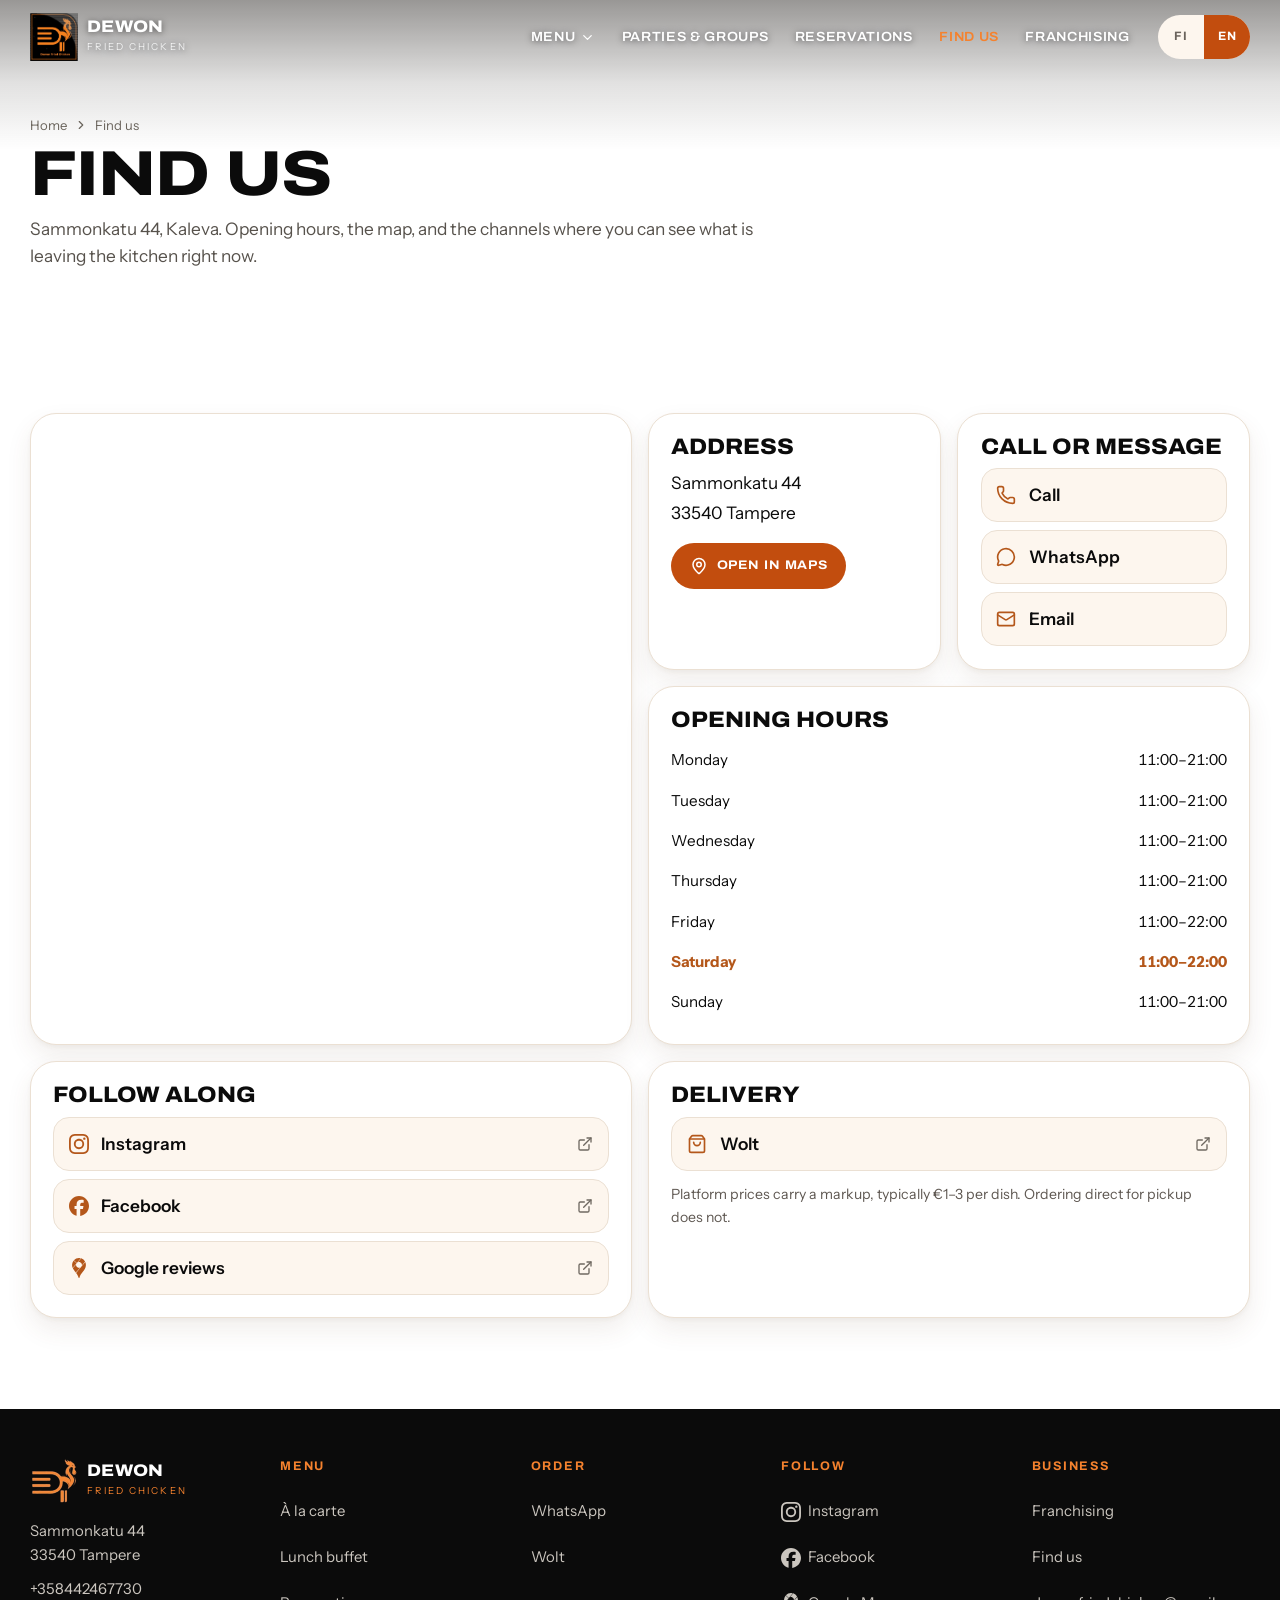
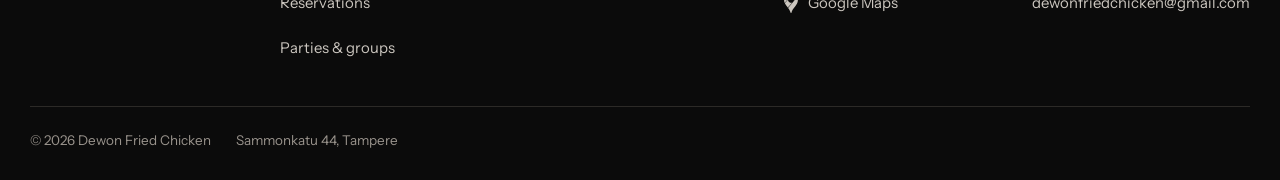
<file: find-us.html>
<!doctype html>
<html lang="fi">
<head>
<meta charset="utf-8">
<meta name="viewport" content="width=device-width, initial-scale=1">
<title>Sammonkatu 44, Kaleva, Tampere · Löydä meidät | Dewon Fried Chicken</title>
<meta name="description" content="Dewon Fried Chicken, Sammonkatu 44, 33540 Tampere (Kaleva). Aukioloajat, kartta, puhelin ja kotiinkuljetus Woltin kautta.">
<link rel="canonical" href="https://dewon.fi/find-us.html">
<meta name="robots" content="index, follow, max-image-preview:large">
<meta name="theme-color" content="#0b0b0b">
<link rel="icon" href="favicon.png">
<meta property="og:type" content="website">
<meta property="og:site_name" content="Dewon Fried Chicken">
<meta property="og:title" content="Sammonkatu 44, Kaleva, Tampere · Löydä meidät | Dewon Fried Chicken">
<meta property="og:description" content="Dewon Fried Chicken, Sammonkatu 44, 33540 Tampere (Kaleva). Aukioloajat, kartta, puhelin ja kotiinkuljetus Woltin kautta.">
<meta property="og:url" content="https://dewon.fi/find-us.html">
<meta property="og:image" content="https://dewon.fi/assets/images/og-cover.jpg">
<meta property="og:image:width" content="1200">
<meta property="og:image:height" content="630">
<meta property="og:image:alt" content="Dewonin friteerattua kanaa ja annoslautanen">
<meta property="og:locale" content="fi_FI">
<meta property="og:locale:alternate" content="en_GB">
<meta name="twitter:card" content="summary_large_image">
<link rel="preload" as="font" type="font/woff2" href="assets/fonts/archivo-latin-wdth-normal.woff2">
<link rel="preload" as="font" type="font/woff2" href="assets/fonts/instrument-sans-latin-wght-normal.woff2">
<link rel="stylesheet" href="assets/css/fonts.css">
<link rel="stylesheet" href="assets/vendor/open-props.min.css">
<link rel="stylesheet" href="assets/vendor/swiper-bundle.min.css">
<link rel="stylesheet" href="assets/css/style.css?v=12">
</head>
<body>
<a class="skip" href="#main" data-en="Skip to content">Siirry sisältöön</a>
<header class="hdr">
  <div class="wrap hdr-in">
    <a class="brand" href="index.html">
      <img src="assets/images/logo.png" alt="Dewon Fried Chicken" width="50" height="49">
      <span><b>Dewon</b><span>Fried Chicken</span></span>
    </a>
    <nav class="nav" data-nav data-open="false" aria-label="Päävalikko">
      <div class="has-sub" data-sub data-open="false">
        <button type="button" aria-expanded="false" aria-haspopup="true">
          <span data-en="Menu">Menu</span><svg class="ic" aria-hidden="true"><use href="#i-chevron-down"></use></svg>
        </button>
        <div class="sub">
          <a href="menu-a-la-carte.html">
            <svg class="ic" aria-hidden="true"><use href="#i-utensils"></use></svg>
            <span><span data-en="À la carte">À la carte</span>
            <small data-en="The full list, prices and gluten free">Koko lista, hinnat ja gluteenittomat</small></span>
          </a>
          <a href="menu-buffet.html">
            <svg class="ic" aria-hidden="true"><use href="#i-store"></use></svg>
            <span><span data-en="Lunch buffet">Lounasbuffet</span>
            <small data-en="The daily buffet, price and times">Päivän buffet, hinnat ja ajat</small></span>
          </a>
        </div>
      </div>
        <a href="parties.html" data-en="Parties & groups">Juhlat & ryhmät</a>
        <a href="reservations.html" data-en="Reservations">Varaukset</a>
        <a href="find-us.html" aria-current="page" data-en="Find us">Löydä meidät</a>
        <a href="franchising.html" data-en="Franchising">Franchising</a>
    </nav>
    <div class="lang" role="group" aria-label="Kieli / Language">
      <button type="button" data-lang-btn="fi" aria-pressed="true">FI</button>
      <button type="button" data-lang-btn="en" aria-pressed="false">EN</button>
    </div>
    <button class="burger" type="button" data-burger aria-expanded="false" aria-controls="nav"
            aria-label="Valikko" data-en-aria="Menu"><svg class="ic" aria-hidden="true"><use href="#i-menu"></use></svg></button>
  </div>
</header>
<main id="main">
<section class="phead">
  <div class="wrap">
    <nav class="crumbs" aria-label="Murupolku">
      <a href="index.html" data-en="Home">Etusivu</a><svg class="ic" aria-hidden="true"><use href="#i-chevron-right"></use></svg>
      <span data-en="Find us">Löydä meidät</span>
    </nav>
    <h1 class="display d2" data-en="Find us">Löydä meidät</h1>
    <p data-en="Sammonkatu 44, Kaleva. Opening hours, the map, and the channels where you can see what is leaving the kitchen right now.">Sammonkatu 44, Kaleva. Aukioloajat, kartta ja kanavat, joista näet mitä keittiöstä juuri nyt lähtee.</p>
    
  </div>
</section>
<section class="section">
  <div class="wrap">
    <div class="bento">
      <div class="b-wide b-tall bento-map">
        <iframe title="Kartta: Sammonkatu 44, Tampere" loading="lazy" allowfullscreen
          referrerpolicy="no-referrer-when-downgrade"
          src="https://www.google.com/maps?q=Sammonkatu%2044,%2033540%20Tampere&output=embed"></iframe>
      </div>

      <div>
        <h2 class="display d5" style="margin-bottom:.7rem" data-en="Address">Osoite</h2>
        <address style="font-style:normal;line-height:1.7">
          <span data-address-street></span><br>
          <span data-address-city></span>
        </address>
        <a class="btn btn--primary btn--sm" style="margin-top:1rem" href="#" data-maps target="_blank" rel="noopener">
          <svg class="ic" aria-hidden="true"><use href="#i-map-pin"></use></svg><span data-en="Open in Maps">Avaa kartalla</span></a>
      </div>

      <div>
        <h2 class="display d5" style="margin-bottom:.7rem" data-en="Call or message">Soita tai viestittele</h2>
        <ul class="social-list">
          <li><a href="#" data-phone><svg class="ic" aria-hidden="true"><use href="#i-phone"></use></svg><span data-en="Call">Soita</span> <span data-phone-text></span></a></li>
          <li><a href="#" data-whatsapp target="_blank" rel="noopener"><svg class="ic" aria-hidden="true"><use href="#i-message-circle"></use></svg>WhatsApp</a></li>
          <li><a href="#" data-email><svg class="ic" aria-hidden="true"><use href="#i-mail"></use></svg><span data-en="Email">Sähköposti</span> <span data-email-text></span></a></li>
        </ul>
      </div>

      <div class="b-wide">
        <h2 class="display d5" style="margin-bottom:.7rem" data-en="Opening hours">Aukioloajat</h2>
        <ul class="hours-list" data-hours></ul>
      </div>

      <div class="b-wide">
        <h2 class="display d5" style="margin-bottom:.7rem" data-en="Follow along">Seuraa</h2>
        <ul class="social-list">
          <li><a href="#" data-instagram target="_blank" rel="noopener"><svg class="ic" aria-hidden="true"><use href="#b-instagram"></use></svg>Instagram <svg class="ic ic-ext" aria-hidden="true"><use href="#i-external-link"></use></svg></a></li>
          <li><a href="#" data-facebook target="_blank" rel="noopener"><svg class="ic" aria-hidden="true"><use href="#b-facebook"></use></svg>Facebook <svg class="ic ic-ext" aria-hidden="true"><use href="#i-external-link"></use></svg></a></li>
          <li><a href="#" data-tiktok target="_blank" rel="noopener"><svg class="ic" aria-hidden="true"><use href="#b-tiktok"></use></svg>TikTok <svg class="ic ic-ext" aria-hidden="true"><use href="#i-external-link"></use></svg></a></li>
          <li><a href="#" data-reviews target="_blank" rel="noopener"><svg class="ic" aria-hidden="true"><use href="#b-googlemaps"></use></svg><span data-en="Google reviews">Google-arvostelut</span> <svg class="ic ic-ext" aria-hidden="true"><use href="#i-external-link"></use></svg></a></li>
        </ul>
      </div>

      <div class="b-wide">
        <h2 class="display d5" style="margin-bottom:.7rem" data-en="Delivery">Kuljetus</h2>
        <ul class="social-list">
          <li><a href="#" data-wolt target="_blank" rel="noopener"><svg class="ic" aria-hidden="true"><use href="#i-shopping-bag"></use></svg>Wolt <svg class="ic ic-ext" aria-hidden="true"><use href="#i-external-link"></use></svg></a></li>
          <li><a href="#" data-ubereats target="_blank" rel="noopener"><svg class="ic" aria-hidden="true"><use href="#i-shopping-bag"></use></svg>Uber Eats <svg class="ic ic-ext" aria-hidden="true"><use href="#i-external-link"></use></svg></a></li>
        </ul>
        <p class="dim" style="font-size:.88rem;margin-top:.8rem" data-en="Platform prices carry a markup, typically €1–3 per dish. Ordering direct for pickup does not.">
          Alustojen hinnoissa on lisä, tyypillisesti 1–3 € per annos. Suoraan noutoon tilatessa ei ole.</p>
      </div>
    </div>
  </div>
</section>

</main>
<footer class="ftr">
  <div class="wrap">
    <div class="ftr-grid">
      <div>
        <a class="brand" href="index.html" style="margin-bottom:1rem">
          <img src="favicon.png" alt="" width="40" height="35">
          <span><b>Dewon</b><span>Fried Chicken</span></span>
        </a>
        <address>
          <span data-address-street></span><br>
          <span data-address-city></span><br>
          <a href="#" data-phone data-phone-text></a>
        </address>
      </div>
      <div>
        <h4 data-en="Menu">Menu</h4>
        <ul>
          <li><a href="menu-a-la-carte.html" data-en="À la carte">À la carte</a></li>
          <li><a href="menu-buffet.html" data-en="Lunch buffet">Lounasbuffet</a></li>
          <li><a href="reservations.html" data-en="Reservations">Varaukset</a></li>
          <li><a href="parties.html" data-en="Parties &amp; groups">Juhlat &amp; ryhmät</a></li>
        </ul>
      </div>
      <div>
        <h4 data-en="Order">Tilaa</h4>
        <ul>
          <li><a href="#" data-whatsapp target="_blank" rel="noopener">WhatsApp</a></li>
          <li><a href="#" data-wolt target="_blank" rel="noopener">Wolt</a></li>
          <li><a href="#" data-ubereats target="_blank" rel="noopener">Uber Eats</a></li>
        </ul>
      </div>
      <div>
        <h4 data-en="Follow">Seuraa</h4>
        <ul>
          <li><a href="#" data-instagram target="_blank" rel="noopener"><svg class="ic" aria-hidden="true"><use href="#b-instagram"></use></svg>Instagram</a></li>
          <li><a href="#" data-facebook target="_blank" rel="noopener"><svg class="ic" aria-hidden="true"><use href="#b-facebook"></use></svg>Facebook</a></li>
          <li><a href="#" data-tiktok target="_blank" rel="noopener"><svg class="ic" aria-hidden="true"><use href="#b-tiktok"></use></svg>TikTok</a></li>
          <li><a href="#" data-maps target="_blank" rel="noopener"><svg class="ic" aria-hidden="true"><use href="#b-googlemaps"></use></svg>Google Maps</a></li>
        </ul>
      </div>
      <div>
        <h4 data-en="Business">Yritys</h4>
        <ul>
          <li><a href="franchising.html" data-en="Franchising">Franchising</a></li>
          <li><a href="find-us.html" data-en="Find us">Löydä meidät</a></li>
          <li><a href="#" data-email data-email-text></a></li>
        </ul>
      </div>
    </div>
    <div class="ftr-base">
      <span>© <span id="yr"></span> Dewon Fried Chicken</span>
      <span data-en="Sammonkatu 44, Tampere">Sammonkatu 44, Tampere</span>
    </div>
  </div>
</footer>

<button class="totop" type="button" data-totop aria-label="Takaisin ylös" data-en-aria="Back to top"><svg class="ic" aria-hidden="true"><use href="#i-arrow-up-right"></use></svg></button>


<script src="assets/vendor/swiper-bundle.min.js"></script>
<script src="assets/js/icons.js"></script>
<script src="assets/js/config.js"></script>
<script src="assets/js/menu-data.js"></script>
<script src="assets/js/app.js"></script>
</body>
</html>
</file>
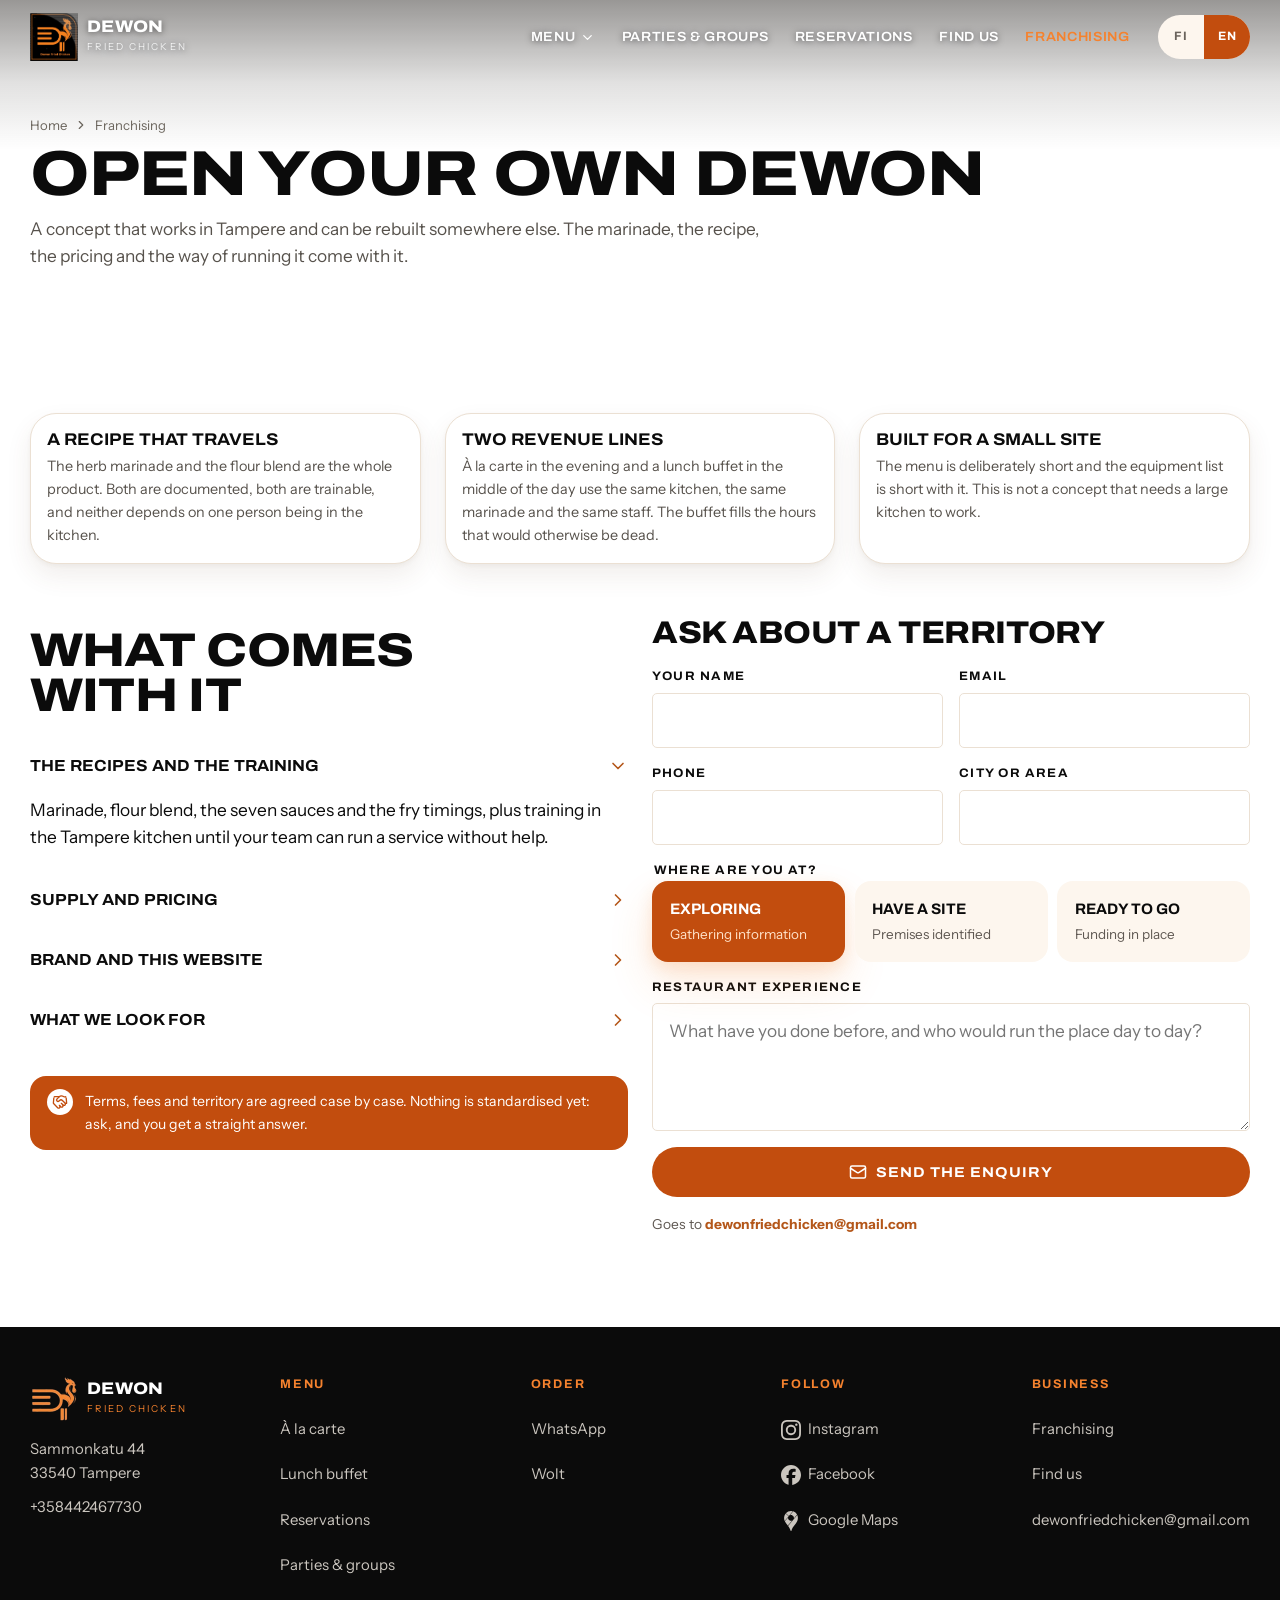
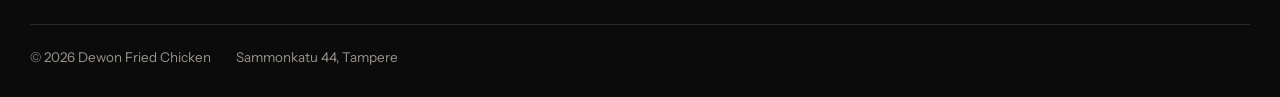
<file: franchising.html>
<!doctype html>
<html lang="fi">
<head>
<meta charset="utf-8">
<meta name="viewport" content="width=device-width, initial-scale=1">
<title>Franchising | Dewon Fried Chicken</title>
<meta name="description" content="Dewon Fried Chicken franchising Suomessa. Marinadi, resepti ja toimintamalli valmiina · kysy vapaista alueista.">
<link rel="canonical" href="https://dewon.fi/franchising.html">
<meta name="robots" content="index, follow, max-image-preview:large">
<meta name="theme-color" content="#0b0b0b">
<link rel="icon" href="favicon.png">
<meta property="og:type" content="website">
<meta property="og:site_name" content="Dewon Fried Chicken">
<meta property="og:title" content="Franchising | Dewon Fried Chicken">
<meta property="og:description" content="Dewon Fried Chicken franchising Suomessa. Marinadi, resepti ja toimintamalli valmiina · kysy vapaista alueista.">
<meta property="og:url" content="https://dewon.fi/franchising.html">
<meta property="og:image" content="https://dewon.fi/assets/images/og-cover.jpg">
<meta property="og:image:width" content="1200">
<meta property="og:image:height" content="630">
<meta property="og:image:alt" content="Dewonin friteerattua kanaa ja annoslautanen">
<meta property="og:locale" content="fi_FI">
<meta property="og:locale:alternate" content="en_GB">
<meta name="twitter:card" content="summary_large_image">
<link rel="preload" as="font" type="font/woff2" href="assets/fonts/archivo-latin-wdth-normal.woff2">
<link rel="preload" as="font" type="font/woff2" href="assets/fonts/instrument-sans-latin-wght-normal.woff2">
<link rel="stylesheet" href="assets/css/fonts.css">
<link rel="stylesheet" href="assets/vendor/open-props.min.css">
<link rel="stylesheet" href="assets/vendor/swiper-bundle.min.css">
<link rel="stylesheet" href="assets/css/style.css?v=12">
</head>
<body>
<a class="skip" href="#main" data-en="Skip to content">Siirry sisältöön</a>
<header class="hdr">
  <div class="wrap hdr-in">
    <a class="brand" href="index.html">
      <img src="assets/images/logo.png" alt="Dewon Fried Chicken" width="50" height="49">
      <span><b>Dewon</b><span>Fried Chicken</span></span>
    </a>
    <nav class="nav" data-nav data-open="false" aria-label="Päävalikko">
      <div class="has-sub" data-sub data-open="false">
        <button type="button" aria-expanded="false" aria-haspopup="true">
          <span data-en="Menu">Menu</span><svg class="ic" aria-hidden="true"><use href="#i-chevron-down"></use></svg>
        </button>
        <div class="sub">
          <a href="menu-a-la-carte.html">
            <svg class="ic" aria-hidden="true"><use href="#i-utensils"></use></svg>
            <span><span data-en="À la carte">À la carte</span>
            <small data-en="The full list, prices and gluten free">Koko lista, hinnat ja gluteenittomat</small></span>
          </a>
          <a href="menu-buffet.html">
            <svg class="ic" aria-hidden="true"><use href="#i-store"></use></svg>
            <span><span data-en="Lunch buffet">Lounasbuffet</span>
            <small data-en="The daily buffet, price and times">Päivän buffet, hinnat ja ajat</small></span>
          </a>
        </div>
      </div>
        <a href="parties.html" data-en="Parties & groups">Juhlat & ryhmät</a>
        <a href="reservations.html" data-en="Reservations">Varaukset</a>
        <a href="find-us.html" data-en="Find us">Löydä meidät</a>
        <a href="franchising.html" aria-current="page" data-en="Franchising">Franchising</a>
    </nav>
    <div class="lang" role="group" aria-label="Kieli / Language">
      <button type="button" data-lang-btn="fi" aria-pressed="true">FI</button>
      <button type="button" data-lang-btn="en" aria-pressed="false">EN</button>
    </div>
    <button class="burger" type="button" data-burger aria-expanded="false" aria-controls="nav"
            aria-label="Valikko" data-en-aria="Menu"><svg class="ic" aria-hidden="true"><use href="#i-menu"></use></svg></button>
  </div>
</header>
<main id="main">
<section class="phead">
  <div class="wrap">
    <nav class="crumbs" aria-label="Murupolku">
      <a href="index.html" data-en="Home">Etusivu</a><svg class="ic" aria-hidden="true"><use href="#i-chevron-right"></use></svg>
      <span data-en="Franchising">Franchising</span>
    </nav>
    <h1 class="display d2" data-en="Open your own Dewon">Avaa oma Dewon</h1>
    <p data-en="A concept that works in Tampere and can be rebuilt somewhere else. The marinade, the recipe, the pricing and the way of running it come with it.">Tampereella toimiva konsepti, jonka voi rakentaa uudelleen toiselle paikkakunnalle. Marinadi, resepti, hinnoittelu ja toimintamalli tulevat mukana.</p>
    
  </div>
</section>
<section class="section">
  <div class="wrap">
    <div class="grid g-3" style="margin-bottom:3.4rem">
      <article class="pcard">
        <div class="pcard-top"><h3 data-en="A recipe that travels">Resepti joka siirtyy</h3></div>
        <p data-en="The herb marinade and the flour blend are the whole product. Both are documented, both are trainable, and neither depends on one person being in the kitchen.">
          Yrttimarinadi ja jauhoseos ovat koko tuote. Molemmat on dokumentoitu, molemmat voi opettaa, eikä kumpikaan ole yhden ihmisen varassa.</p>
      </article>
      <article class="pcard">
        <div class="pcard-top"><h3 data-en="Two revenue lines">Kaksi tulonlähdettä</h3></div>
        <p data-en="À la carte in the evening and a lunch buffet in the middle of the day use the same kitchen, the same marinade and the same staff. The buffet fills the hours that would otherwise be dead.">
          À la carte illalla ja lounasbuffet keskellä päivää käyttävät samaa keittiötä, samaa marinadia ja samoja käsiä. Buffet täyttää tunnit jotka muuten olisivat kuolleita.</p>
      </article>
      <article class="pcard">
        <div class="pcard-top"><h3 data-en="Built for a small site">Pienelle liiketilalle</h3></div>
        <p data-en="The menu is deliberately short and the equipment list is short with it. This is not a concept that needs a large kitchen to work.">
          Lista on tarkoituksella lyhyt, ja laitelista sen mukana. Tämä ei ole konsepti joka vaatii ison keittiön toimiakseen.</p>
      </article>
    </div>

    <div class="grid g-2">
      <div>
        <h2 class="display d3" style="margin-block:.7rem 1.1rem" data-en="What comes with it">Mitä mukana tulee</h2>
        <details class="acc" open>
          <summary><span data-en="The recipes and the training">Reseptit ja koulutus</span><svg class="ic" aria-hidden="true"><use href="#i-chevron-right"></use></svg></summary>
          <div class="acc-body"><p data-en="Marinade, flour blend, the seven sauces and the fry timings, plus training in the Tampere kitchen until your team can run a service without help.">
            Marinadi, jauhoseos, seitsemän kastiketta ja friteerausajat, sekä koulutus Tampereen keittiössä siihen asti että tiimisi selviää palvelusta ilman apua.</p></div>
        </details>
        <details class="acc">
          <summary><span data-en="Supply and pricing">Hankinta ja hinnoittelu</span><svg class="ic" aria-hidden="true"><use href="#i-chevron-right"></use></svg></summary>
          <div class="acc-body"><p data-en="Where the spices come from, what each dish costs to make, and the pricing logic behind the menu, including why every platform price carries a markup.">
            Mistä mausteet tulevat, mitä kukin annos maksaa tehdä ja mikä logiikka listan hinnoittelun takana on, mukaan lukien se, miksi jokaisessa alustahinnassa on lisä.</p></div>
        </details>
        <details class="acc">
          <summary><span data-en="Brand and this website">Brändi ja tämä sivusto</span><svg class="ic" aria-hidden="true"><use href="#i-chevron-right"></use></svg></summary>
          <div class="acc-body"><p data-en="The name, the mark, the menu design and this site, set up for your address and your opening hours.">
            Nimi, tunnus, listan ulkoasu ja tämä sivusto, pystytettynä sinun osoitteellesi ja aukioloajoillesi.</p></div>
        </details>
        <details class="acc">
          <summary><span data-en="What we look for">Mitä etsimme</span><svg class="ic" aria-hidden="true"><use href="#i-chevron-right"></use></svg></summary>
          <div class="acc-body"><p data-en="Someone who will be in the restaurant rather than owning it from a distance, a site with lunch footfall on weekdays, and the patience to run the first year properly.">
            Ihmistä joka on itse ravintolassa eikä omista sitä etäältä, liiketilaa jossa on arkisin lounasvirtaa, ja kärsivällisyyttä hoitaa ensimmäinen vuosi kunnolla.</p></div>
        </details>

        <p class="note" style="margin-top:1.6rem"><svg class="ic" aria-hidden="true"><use href="#i-handshake"></use></svg>
          <span data-en="Terms, fees and territory are agreed case by case. Nothing is standardised yet: ask, and you get a straight answer.">
            Ehdot, maksut ja alue sovitaan tapauskohtaisesti. Mitään ei ole vielä vakioitu: kysy, niin saat suoran vastauksen.</span></p>
      </div>

      <div>
        <h2 class="display d4" style="margin-bottom:1.2rem" data-en="Ask about a territory">Kysy alueesta</h2>
        <form class="form" data-form="franchise" data-fallback="email"
              data-mailto="dewonfriedchicken@gmail.com"
              data-subject="Dewon: franchising-tiedustelu">
          <div class="field-row">
            <div class="field">
              <label for="f-name" data-en="Your name">Nimesi</label>
              <input id="f-name" name="name" required autocomplete="name">
            </div>
            <div class="field">
              <label for="f-email" data-en="Email">Sähköposti</label>
              <input id="f-email" name="email" type="email" required autocomplete="email">
            </div>
          </div>
          <div class="field-row">
            <div class="field">
              <label for="f-phone" data-en="Phone">Puhelin</label>
              <input id="f-phone" name="phone" type="tel" autocomplete="tel">
            </div>
            <div class="field">
              <label for="f-city" data-en="City or area">Kaupunki tai alue</label>
              <input id="f-city" name="city" required>
            </div>
          </div>
          <fieldset class="fieldset">
            <legend data-en="Where are you at?">Missä vaiheessa olet?</legend>
            <div class="radio-cards">
              <label class="radio-card"><input type="radio" name="stage" value="exploring" checked>
                <b data-en="Exploring">Kartoitan</b><span data-en="Gathering information">Keräilen tietoa</span></label>
              <label class="radio-card"><input type="radio" name="stage" value="site">
                <b data-en="Have a site">Tila tiedossa</b><span data-en="Premises identified">Liiketila katsottuna</span></label>
              <label class="radio-card"><input type="radio" name="stage" value="ready">
                <b data-en="Ready to go">Valmis</b><span data-en="Funding in place">Rahoitus kunnossa</span></label>
            </div>
          </fieldset>
          <div class="field">
            <label for="f-exp" data-en="Restaurant experience">Ravintolakokemus</label>
            <textarea id="f-exp" name="experience" placeholder="Mitä olet tehnyt aiemmin, ja kuka pyörittäisi paikkaa päivittäin?"
                      data-en-ph="What have you done before, and who would run the place day to day?"></textarea>
          </div>
          <button class="btn btn--primary btn--block" type="submit">
            <svg class="ic" aria-hidden="true"><use href="#i-mail"></use></svg><span data-en="Send the enquiry">Lähetä tiedustelu</span></button>
          <p class="dim" style="font-size:.86rem">
            <span data-en="Goes to">Menee osoitteeseen</span>
            <a class="linky" href="#" data-franchise-email data-email-text></a></p>
          <p class="form-status" data-form-status role="status"></p>
        </form>
      </div>
    </div>
  </div>
</section>

</main>
<footer class="ftr">
  <div class="wrap">
    <div class="ftr-grid">
      <div>
        <a class="brand" href="index.html" style="margin-bottom:1rem">
          <img src="favicon.png" alt="" width="40" height="35">
          <span><b>Dewon</b><span>Fried Chicken</span></span>
        </a>
        <address>
          <span data-address-street></span><br>
          <span data-address-city></span><br>
          <a href="#" data-phone data-phone-text></a>
        </address>
      </div>
      <div>
        <h4 data-en="Menu">Menu</h4>
        <ul>
          <li><a href="menu-a-la-carte.html" data-en="À la carte">À la carte</a></li>
          <li><a href="menu-buffet.html" data-en="Lunch buffet">Lounasbuffet</a></li>
          <li><a href="reservations.html" data-en="Reservations">Varaukset</a></li>
          <li><a href="parties.html" data-en="Parties &amp; groups">Juhlat &amp; ryhmät</a></li>
        </ul>
      </div>
      <div>
        <h4 data-en="Order">Tilaa</h4>
        <ul>
          <li><a href="#" data-whatsapp target="_blank" rel="noopener">WhatsApp</a></li>
          <li><a href="#" data-wolt target="_blank" rel="noopener">Wolt</a></li>
          <li><a href="#" data-ubereats target="_blank" rel="noopener">Uber Eats</a></li>
        </ul>
      </div>
      <div>
        <h4 data-en="Follow">Seuraa</h4>
        <ul>
          <li><a href="#" data-instagram target="_blank" rel="noopener"><svg class="ic" aria-hidden="true"><use href="#b-instagram"></use></svg>Instagram</a></li>
          <li><a href="#" data-facebook target="_blank" rel="noopener"><svg class="ic" aria-hidden="true"><use href="#b-facebook"></use></svg>Facebook</a></li>
          <li><a href="#" data-tiktok target="_blank" rel="noopener"><svg class="ic" aria-hidden="true"><use href="#b-tiktok"></use></svg>TikTok</a></li>
          <li><a href="#" data-maps target="_blank" rel="noopener"><svg class="ic" aria-hidden="true"><use href="#b-googlemaps"></use></svg>Google Maps</a></li>
        </ul>
      </div>
      <div>
        <h4 data-en="Business">Yritys</h4>
        <ul>
          <li><a href="franchising.html" data-en="Franchising">Franchising</a></li>
          <li><a href="find-us.html" data-en="Find us">Löydä meidät</a></li>
          <li><a href="#" data-email data-email-text></a></li>
        </ul>
      </div>
    </div>
    <div class="ftr-base">
      <span>© <span id="yr"></span> Dewon Fried Chicken</span>
      <span data-en="Sammonkatu 44, Tampere">Sammonkatu 44, Tampere</span>
    </div>
  </div>
</footer>

<button class="totop" type="button" data-totop aria-label="Takaisin ylös" data-en-aria="Back to top"><svg class="ic" aria-hidden="true"><use href="#i-arrow-up-right"></use></svg></button>


<script src="assets/vendor/swiper-bundle.min.js"></script>
<script src="assets/js/icons.js"></script>
<script src="assets/js/config.js"></script>
<script src="assets/js/menu-data.js"></script>
<script src="assets/js/app.js"></script>
</body>
</html>
</file>
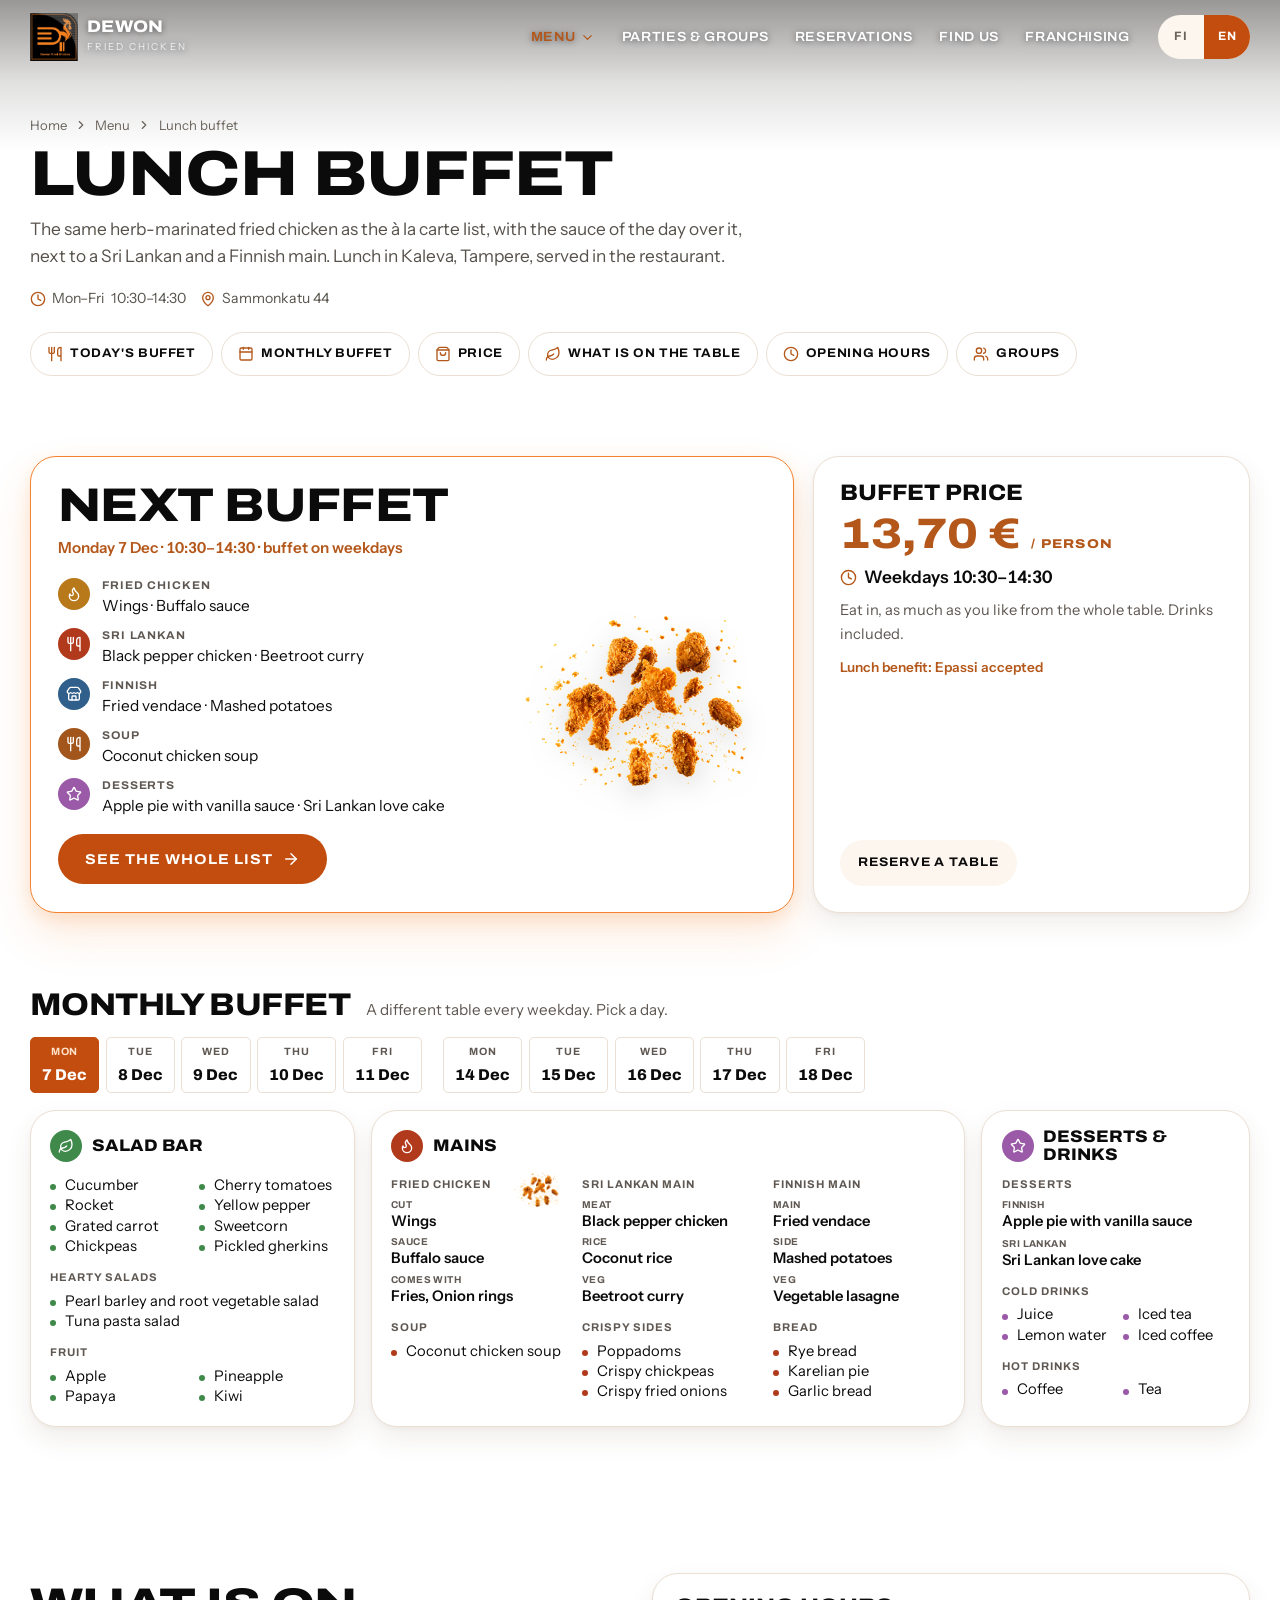
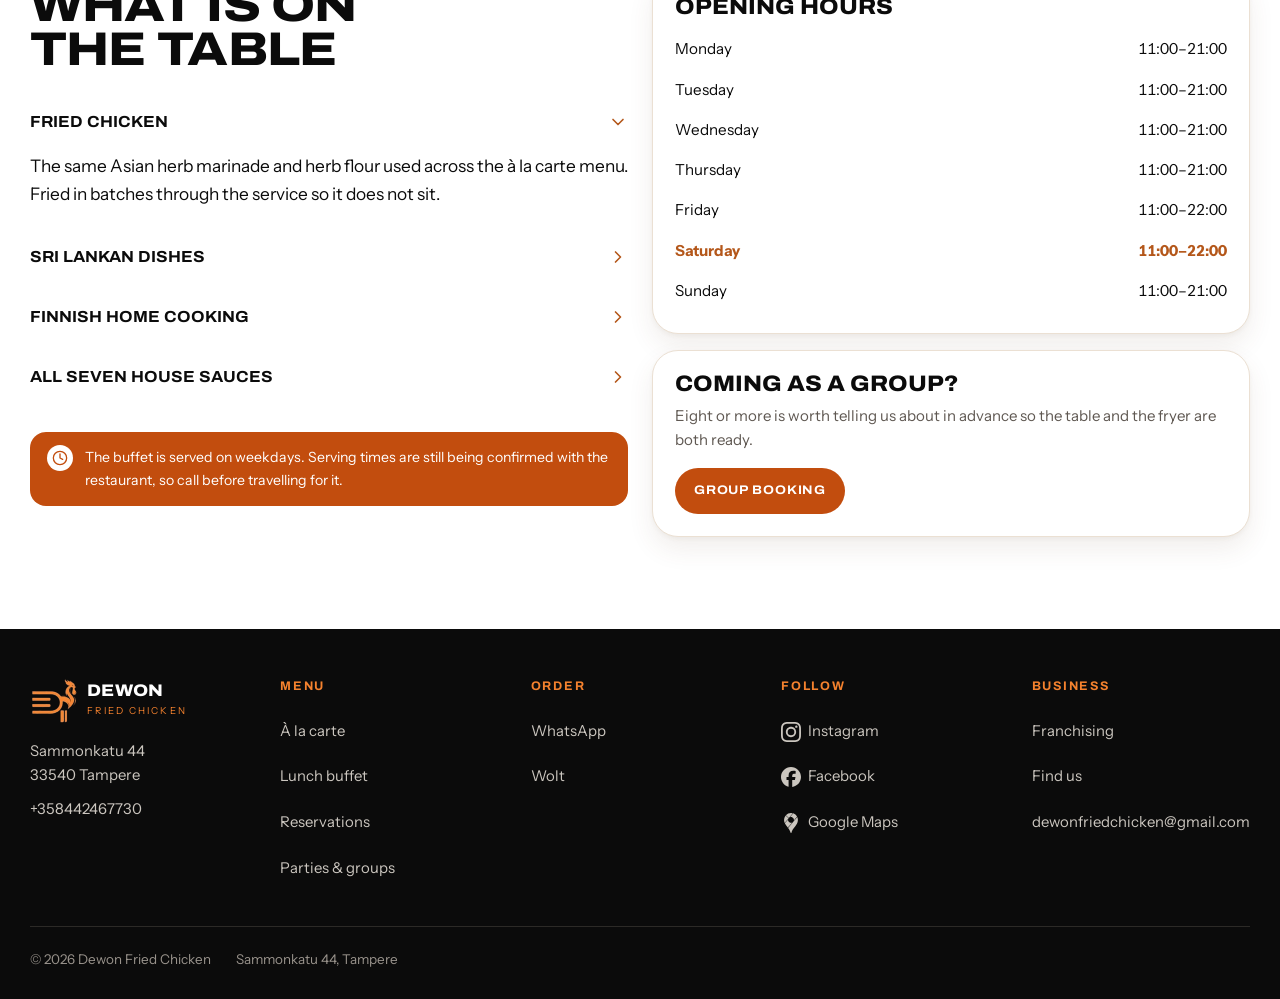
<file: menu-buffet.html>
<!doctype html>
<html lang="fi">
<head>
<meta charset="utf-8">
<meta name="viewport" content="width=device-width, initial-scale=1">
<title>Lounasbuffet Kalevassa, Tampere | Dewon Fried Chicken</title>
<meta name="description" content="Lounasbuffet arkisin Sammonkatu 44, Kaleva: friteerattu kana, srilankalainen ja suomalainen pääruoka, keitto ja salaattipöytä, 13,70 €. Epassi käy.">
<link rel="canonical" href="https://dewon.fi/menu-buffet.html">
<meta name="robots" content="index, follow, max-image-preview:large">
<meta name="theme-color" content="#0b0b0b">
<link rel="icon" href="favicon.png">
<meta property="og:type" content="website">
<meta property="og:site_name" content="Dewon Fried Chicken">
<meta property="og:title" content="Lounasbuffet Kalevassa, Tampere | Dewon Fried Chicken">
<meta property="og:description" content="Lounasbuffet arkisin Sammonkatu 44, Kaleva: friteerattu kana, srilankalainen ja suomalainen pääruoka, keitto ja salaattipöytä, 13,70 €. Epassi käy.">
<meta property="og:url" content="https://dewon.fi/menu-buffet.html">
<meta property="og:image" content="https://dewon.fi/assets/images/og-cover.jpg">
<meta property="og:image:width" content="1200">
<meta property="og:image:height" content="630">
<meta property="og:image:alt" content="Dewonin friteerattua kanaa ja annoslautanen">
<meta property="og:locale" content="fi_FI">
<meta property="og:locale:alternate" content="en_GB">
<meta name="twitter:card" content="summary_large_image">
<link rel="preload" as="font" type="font/woff2" href="assets/fonts/archivo-latin-wdth-normal.woff2">
<link rel="preload" as="font" type="font/woff2" href="assets/fonts/instrument-sans-latin-wght-normal.woff2">
<link rel="stylesheet" href="assets/css/fonts.css">
<link rel="stylesheet" href="assets/vendor/open-props.min.css">
<link rel="stylesheet" href="assets/vendor/swiper-bundle.min.css">
<link rel="stylesheet" href="assets/css/style.css?v=12">
</head>
<body>
<a class="skip" href="#main" data-en="Skip to content">Siirry sisältöön</a>
<header class="hdr">
  <div class="wrap hdr-in">
    <a class="brand" href="index.html">
      <img src="assets/images/logo.png" alt="Dewon Fried Chicken" width="50" height="49">
      <span><b>Dewon</b><span>Fried Chicken</span></span>
    </a>
    <nav class="nav" data-nav data-open="false" aria-label="Päävalikko">
      <div class="has-sub" data-sub data-open="false">
        <button type="button" aria-expanded="false" aria-haspopup="true" style="color:var(--rust)">
          <span data-en="Menu">Menu</span><svg class="ic" aria-hidden="true"><use href="#i-chevron-down"></use></svg>
        </button>
        <div class="sub">
          <a href="menu-a-la-carte.html">
            <svg class="ic" aria-hidden="true"><use href="#i-utensils"></use></svg>
            <span><span data-en="À la carte">À la carte</span>
            <small data-en="The full list, prices and gluten free">Koko lista, hinnat ja gluteenittomat</small></span>
          </a>
          <a href="menu-buffet.html" aria-current="page">
            <svg class="ic" aria-hidden="true"><use href="#i-store"></use></svg>
            <span><span data-en="Lunch buffet">Lounasbuffet</span>
            <small data-en="The daily buffet, price and times">Päivän buffet, hinnat ja ajat</small></span>
          </a>
        </div>
      </div>
        <a href="parties.html" data-en="Parties & groups">Juhlat & ryhmät</a>
        <a href="reservations.html" data-en="Reservations">Varaukset</a>
        <a href="find-us.html" data-en="Find us">Löydä meidät</a>
        <a href="franchising.html" data-en="Franchising">Franchising</a>
    </nav>
    <div class="lang" role="group" aria-label="Kieli / Language">
      <button type="button" data-lang-btn="fi" aria-pressed="true">FI</button>
      <button type="button" data-lang-btn="en" aria-pressed="false">EN</button>
    </div>
    <button class="burger" type="button" data-burger aria-expanded="false" aria-controls="nav"
            aria-label="Valikko" data-en-aria="Menu"><svg class="ic" aria-hidden="true"><use href="#i-menu"></use></svg></button>
  </div>
</header>
<main id="main">
<section class="phead">
  <div class="wrap">
    <nav class="crumbs" aria-label="Murupolku">
      <a href="index.html" data-en="Home">Etusivu</a><svg class="ic" aria-hidden="true"><use href="#i-chevron-right"></use></svg>
      <span data-en="Menu">Menu</span><svg class="ic" aria-hidden="true"><use href="#i-chevron-right"></use></svg>
      <span data-en="Lunch buffet">Lounasbuffet</span>
    </nav>
    <h1 class="display d2" data-en="Lunch buffet">Lounasbuffet</h1>
    <p data-en="The same herb-marinated fried chicken as the à la carte list, with the sauce of the day over it, next to a Sri Lankan and a Finnish main. Lunch in Kaleva, Tampere, served in the restaurant.">Sama yrttimarinadissa friteerattu kana kuin à la cartessa, päivän kastike sen päälle, ja vieressä srilankalainen ja suomalainen pääruoka. Lounas Kalevassa, Tampereella, syödään paikan päällä.</p>
    <div class="meta-strip">
    <span><svg class="ic" aria-hidden="true"><use href="#i-clock"></use></svg><span data-buffet-days></span> <span data-buffet-time></span></span>
    <span><svg class="ic" aria-hidden="true"><use href="#i-map-pin"></use></svg><span data-address-street></span></span>
  </div>
    <!-- What is on this page, in page order. -->
    <nav class="jump-nav" aria-label="Tällä sivulla" data-en-aria="On this page">
      <a href="#today"><svg class="ic" aria-hidden="true"><use href="#i-utensils"></use></svg><span data-en="Today's buffet">Päivän buffet</span></a>
      <a href="#buffet-menu"><svg class="ic" aria-hidden="true"><use href="#i-calendar"></use></svg><span data-en="Monthly buffet">Kuukauden buffet</span></a>
      <a href="#price"><svg class="ic" aria-hidden="true"><use href="#i-shopping-bag"></use></svg><span data-en="Price">Hinta</span></a>
      <a href="#table"><svg class="ic" aria-hidden="true"><use href="#i-leaf"></use></svg><span data-en="What is on the table">Mitä pöydässä on</span></a>
      <a href="#hours"><svg class="ic" aria-hidden="true"><use href="#i-clock"></use></svg><span data-en="Opening hours">Aukioloajat</span></a>
      <a href="#groups"><svg class="ic" aria-hidden="true"><use href="#i-users"></use></svg><span data-en="Groups">Ryhmät</span></a>
    </nav>
  </div>
</section>

<section class="section section--tight" id="today">
  <div class="wrap">
    <div class="buffet-top">
      <article class="buffet-today" data-buffet-today>
        <div class="buffet-today-head">
          <h2 class="display d3" data-buffet-today-title>Tänään buffetissa</h2>
          <p class="num" data-buffet-today-date></p>
        </div>
        <div class="buffet-today-body">
          <ul class="bt-list" data-buffet-today-list></ul>
          <figure class="bt-cut" data-buffet-today-cut hidden></figure>
        </div>
        <a class="btn btn--primary" href="#buffet-menu">
          <span data-en="See the whole list">Katso koko lista</span>
          <svg class="ic" aria-hidden="true"><use href="#i-arrow-right"></use></svg></a>
      </article>

      <article class="tier buffet-price" id="price">
        <h2 class="display d5" data-en="Buffet price">Buffetin hinta</h2>
        <p class="tier-price num"><span data-buffet-price></span> <small data-en="/ person">/ hlö</small></p>
        <p class="buffet-price-when"><svg class="ic" aria-hidden="true"><use href="#i-clock"></use></svg>
          <span><span data-en="Weekdays">Arkisin</span> <span class="num" data-buffet-time></span></span></p>
        <p class="dim" data-en="Eat in, as much as you like from the whole table. Drinks included.">Paikan päällä, niin paljon kuin haluat koko pöydästä. Juomat sisältyvät.</p>
        <p class="buffet-price-pay" data-en="Lunch benefit: Epassi accepted">Lounasetu: Epassi käy</p>
        <a class="btn btn--paper btn--sm" href="reservations.html?mode=buffet" data-en="Reserve a table">Varaa pöytä</a>
      </article>
    </div>
  </div>
</section>

<section class="section section--tight bmonth" id="buffet-menu">
  <div class="wrap">
    <div class="bmonth-head">
      <h2 class="display d4" data-en="Monthly buffet">Kuukauden buffet</h2>
      <p class="dim" data-en="A different table every weekday. Pick a day.">Eri pöytä joka arkipäivä. Valitse päivä.</p>
    </div>
    <div class="cal" role="tablist" aria-label="Buffetpäivä" data-en-aria="Buffet day" data-buffet-rail></div>
    <p class="buffet-day-label" data-buffet-day-label aria-live="polite"></p>
    <div class="bboard" id="buffet-board" role="tabpanel" data-buffet-board></div>
  </div>
</section>

<section class="section">
  <div class="wrap">

    <div class="grid g-2">
      <div id="table">
        <h2 class="display d3" style="margin-block:.7rem 1.2rem" data-en="What is on the table">Mitä pöydässä on</h2>
        <div>
          <details class="acc" open>
            <summary><span data-en="Fried chicken">Friteerattu kana</span><svg class="ic" aria-hidden="true"><use href="#i-chevron-right"></use></svg></summary>
            <div class="acc-body"><p data-en="The same Asian herb marinade and herb flour used across the à la carte menu. Fried in batches through the service so it does not sit.">
              Sama aasialainen yrttimarinadi ja yrttijauho kuin à la carte -listalla. Friteerataan erissä koko palvelun ajan, jottei se seiso.</p></div>
          </details>
          <details class="acc">
            <summary><span data-en="Sri Lankan dishes">Srilankalaiset annokset</span><svg class="ic" aria-hidden="true"><use href="#i-chevron-right"></use></svg></summary>
            <div class="acc-body"><p data-en="Every day a rice, a meat curry and a vegetable curry: black pork, devilled chicken, dhal, polos, and the rest of the home-cooking the kitchen grew up on.">
              Joka päivä riisi, lihacurry ja kasviscurry: musta porsas, devilled chicken, dhal, polos ja muu kotiruoka, jonka parissa keittiö on kasvanut.</p></div>
          </details>
          <details class="acc">
            <summary><span data-en="Finnish home cooking">Suomalainen kotiruoka</span><svg class="ic" aria-hidden="true"><use href="#i-chevron-right"></use></svg></summary>
            <div class="acc-body"><p data-en="A Finnish main with its side and a vegetarian dish next to it: meatballs, salmon, Karelian stew, casseroles and patties, the lunch-table classics.">
              Suomalainen pääruoka lisukkeineen ja kasvisruoka sen vieressä: lihapullat, lohi, karjalanpaisti, laatikot ja pihvit, lounaspöydän klassikot.</p></div>
          </details>
          <details class="acc">
            <summary><span data-en="All seven house sauces">Kaikki seitsemän talon kastiketta</span><svg class="ic" aria-hidden="true"><use href="#i-chevron-right"></use></svg></summary>
            <div class="acc-body"><p data-en="All seven house sauces are on the table every day, made fresh in the kitchen.">
              Kaikki seitsemän talon kastiketta ovat pöydässä joka päivä, tehty tuoreena keittiössä.</p>
              <a class="linky" href="index.html#sauces" data-en="See all seven">Katso kaikki seitsemän</a></div>
          </details>
        </div>
        <p class="note" style="margin-top:1.6rem"><svg class="ic" aria-hidden="true"><use href="#i-clock"></use></svg>
          <span data-en="The buffet is served on weekdays. Serving times are still being confirmed with the restaurant, so call before travelling for it.">
            Buffet on tarjolla arkisin. Tarjoiluajat varmistetaan vielä ravintolan kanssa, joten soita ennen kuin lähdet varta vasten.</span></p>
      </div>

      <div>
        <div class="bento" style="grid-template-columns:1fr">
          <div id="hours">
            <h3 class="display d5" style="margin-bottom:.8rem" data-en="Opening hours">Aukioloajat</h3>
            <ul class="hours-list" data-hours></ul>
          </div>
          <div id="groups">
            <h3 class="display d5" style="margin-bottom:.6rem" data-en="Coming as a group?">Tuletteko ryhmänä?</h3>
            <p class="dim" style="font-size:.94rem" data-en="Eight or more is worth telling us about in advance so the table and the fryer are both ready.">
              Kahdeksan tai enemmän kannattaa ilmoittaa etukäteen, jotta pöytä ja keitin ovat valmiina.</p>
            <a class="btn btn--primary btn--sm" style="margin-top:1rem" href="parties.html" data-en="Group booking">Ryhmävaraus</a>
          </div>
        </div>
      </div>
    </div>
  </div>
</section>

</main>
<footer class="ftr">
  <div class="wrap">
    <div class="ftr-grid">
      <div>
        <a class="brand" href="index.html" style="margin-bottom:1rem">
          <img src="favicon.png" alt="" width="40" height="35">
          <span><b>Dewon</b><span>Fried Chicken</span></span>
        </a>
        <address>
          <span data-address-street></span><br>
          <span data-address-city></span><br>
          <a href="#" data-phone data-phone-text></a>
        </address>
      </div>
      <div>
        <h4 data-en="Menu">Menu</h4>
        <ul>
          <li><a href="menu-a-la-carte.html" data-en="À la carte">À la carte</a></li>
          <li><a href="menu-buffet.html" data-en="Lunch buffet">Lounasbuffet</a></li>
          <li><a href="reservations.html" data-en="Reservations">Varaukset</a></li>
          <li><a href="parties.html" data-en="Parties &amp; groups">Juhlat &amp; ryhmät</a></li>
        </ul>
      </div>
      <div>
        <h4 data-en="Order">Tilaa</h4>
        <ul>
          <li><a href="#" data-whatsapp target="_blank" rel="noopener">WhatsApp</a></li>
          <li><a href="#" data-wolt target="_blank" rel="noopener">Wolt</a></li>
          <li><a href="#" data-ubereats target="_blank" rel="noopener">Uber Eats</a></li>
        </ul>
      </div>
      <div>
        <h4 data-en="Follow">Seuraa</h4>
        <ul>
          <li><a href="#" data-instagram target="_blank" rel="noopener"><svg class="ic" aria-hidden="true"><use href="#b-instagram"></use></svg>Instagram</a></li>
          <li><a href="#" data-facebook target="_blank" rel="noopener"><svg class="ic" aria-hidden="true"><use href="#b-facebook"></use></svg>Facebook</a></li>
          <li><a href="#" data-tiktok target="_blank" rel="noopener"><svg class="ic" aria-hidden="true"><use href="#b-tiktok"></use></svg>TikTok</a></li>
          <li><a href="#" data-maps target="_blank" rel="noopener"><svg class="ic" aria-hidden="true"><use href="#b-googlemaps"></use></svg>Google Maps</a></li>
        </ul>
      </div>
      <div>
        <h4 data-en="Business">Yritys</h4>
        <ul>
          <li><a href="franchising.html" data-en="Franchising">Franchising</a></li>
          <li><a href="find-us.html" data-en="Find us">Löydä meidät</a></li>
          <li><a href="#" data-email data-email-text></a></li>
        </ul>
      </div>
    </div>
    <div class="ftr-base">
      <span>© <span id="yr"></span> Dewon Fried Chicken</span>
      <span data-en="Sammonkatu 44, Tampere">Sammonkatu 44, Tampere</span>
    </div>
  </div>
</footer>

<button class="totop" type="button" data-totop aria-label="Takaisin ylös" data-en-aria="Back to top"><svg class="ic" aria-hidden="true"><use href="#i-arrow-up-right"></use></svg></button>


<script src="assets/vendor/swiper-bundle.min.js"></script>
<script src="assets/js/icons.js"></script>
<script src="assets/js/config.js"></script>
<script src="assets/js/menu-data.js"></script>
<script src="assets/js/buffet-menu.js"></script>
<script src="assets/js/app.js"></script>
</body>
</html>
</file>
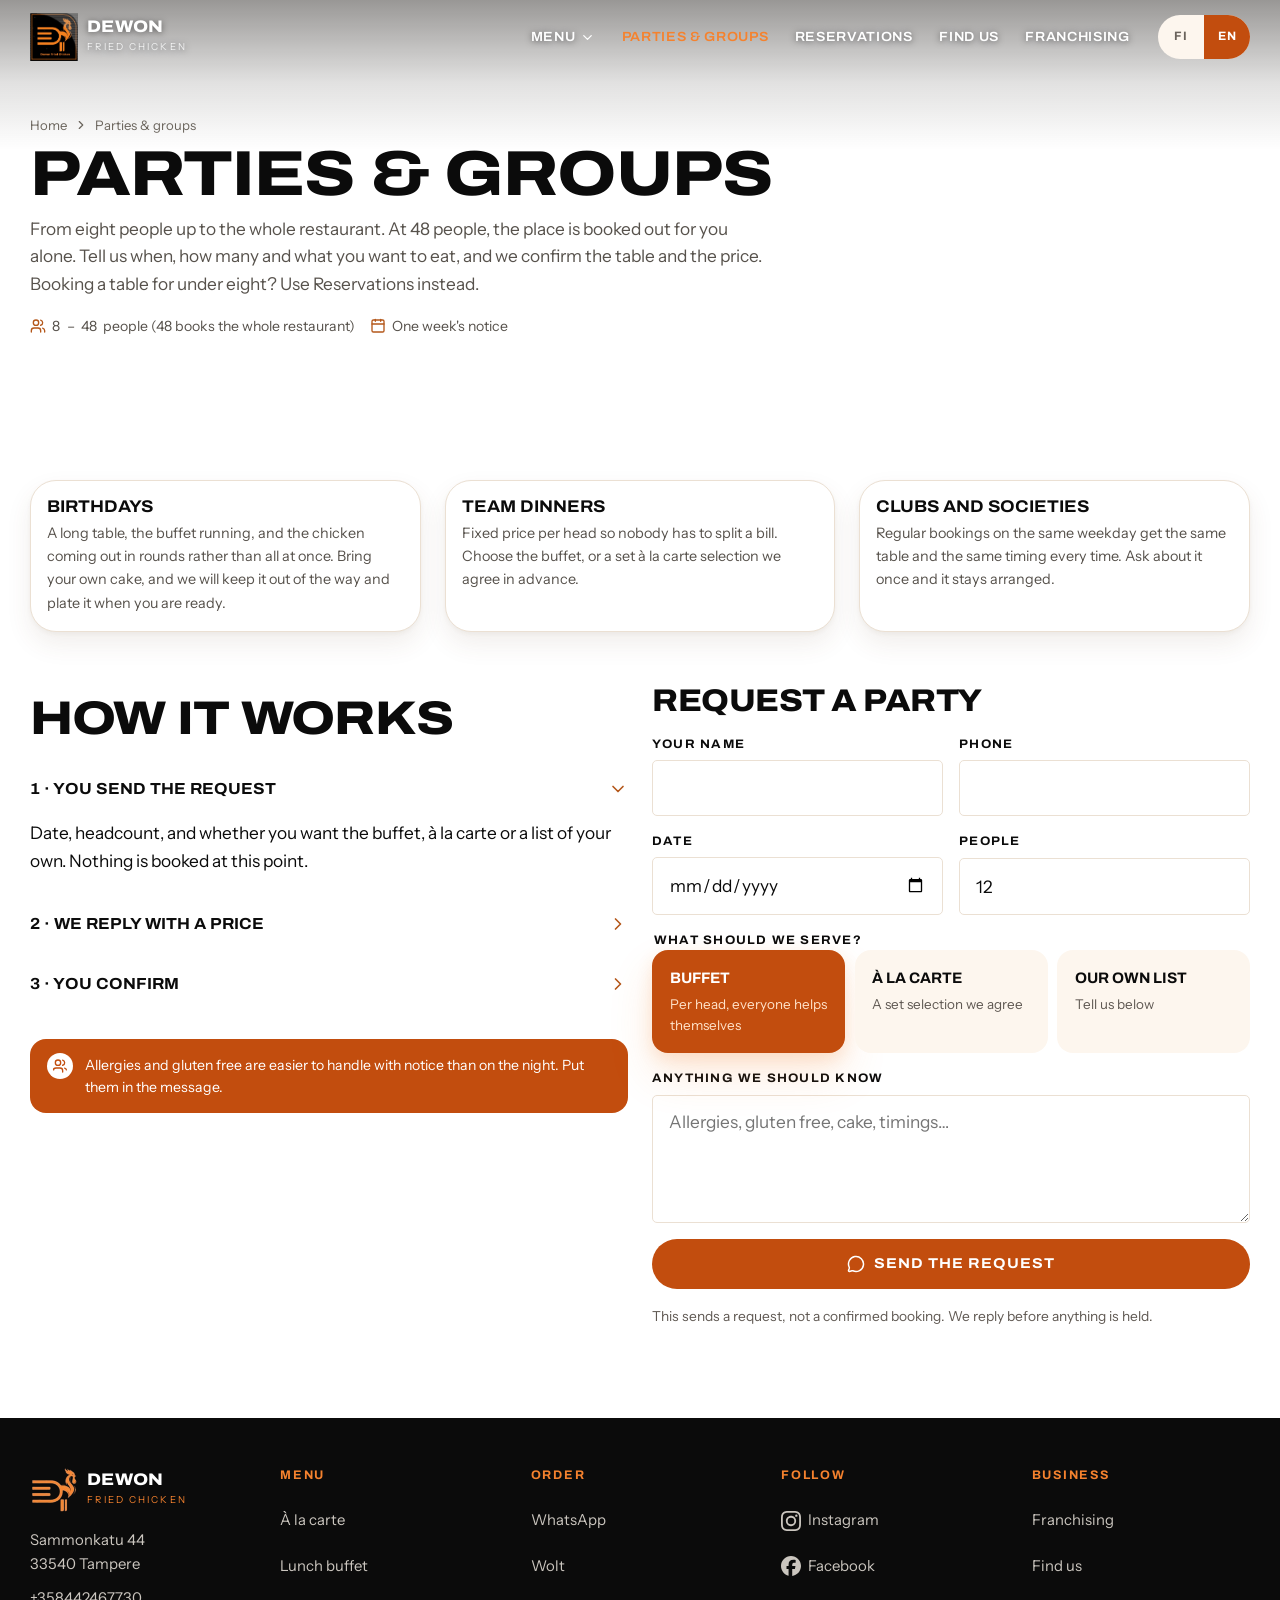
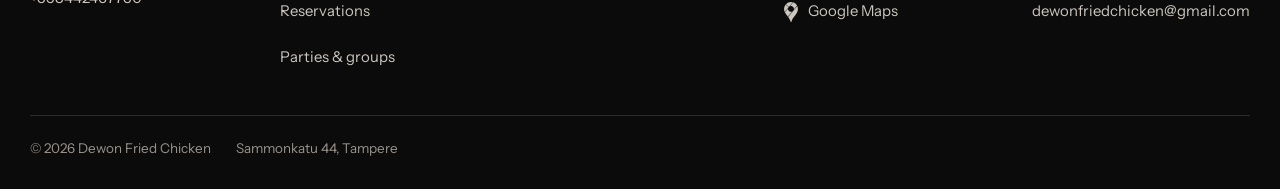
<file: parties.html>
<!doctype html>
<html lang="fi">
<head>
<meta charset="utf-8">
<meta name="viewport" content="width=device-width, initial-scale=1">
<title>Juhlat ja ryhmävaraukset Tampereella | Dewon Fried Chicken</title>
<meta name="description" content="Synttärit, tiimi-illat ja ryhmät 8–48 hengelle Kalevassa, Tampere. Lounasbuffet, à la carte tai oma lista, ja 48 hengellä koko ravintola on teidän.">
<link rel="canonical" href="https://dewon.fi/parties.html">
<meta name="robots" content="index, follow, max-image-preview:large">
<meta name="theme-color" content="#0b0b0b">
<link rel="icon" href="favicon.png">
<meta property="og:type" content="website">
<meta property="og:site_name" content="Dewon Fried Chicken">
<meta property="og:title" content="Juhlat ja ryhmävaraukset Tampereella | Dewon Fried Chicken">
<meta property="og:description" content="Synttärit, tiimi-illat ja ryhmät 8–48 hengelle Kalevassa, Tampere. Lounasbuffet, à la carte tai oma lista, ja 48 hengellä koko ravintola on teidän.">
<meta property="og:url" content="https://dewon.fi/parties.html">
<meta property="og:image" content="https://dewon.fi/assets/images/og-cover.jpg">
<meta property="og:image:width" content="1200">
<meta property="og:image:height" content="630">
<meta property="og:image:alt" content="Dewonin friteerattua kanaa ja annoslautanen">
<meta property="og:locale" content="fi_FI">
<meta property="og:locale:alternate" content="en_GB">
<meta name="twitter:card" content="summary_large_image">
<link rel="preload" as="font" type="font/woff2" href="assets/fonts/archivo-latin-wdth-normal.woff2">
<link rel="preload" as="font" type="font/woff2" href="assets/fonts/instrument-sans-latin-wght-normal.woff2">
<link rel="stylesheet" href="assets/css/fonts.css">
<link rel="stylesheet" href="assets/vendor/open-props.min.css">
<link rel="stylesheet" href="assets/vendor/swiper-bundle.min.css">
<link rel="stylesheet" href="assets/css/style.css?v=12">
</head>
<body>
<a class="skip" href="#main" data-en="Skip to content">Siirry sisältöön</a>
<header class="hdr">
  <div class="wrap hdr-in">
    <a class="brand" href="index.html">
      <img src="assets/images/logo.png" alt="Dewon Fried Chicken" width="50" height="49">
      <span><b>Dewon</b><span>Fried Chicken</span></span>
    </a>
    <nav class="nav" data-nav data-open="false" aria-label="Päävalikko">
      <div class="has-sub" data-sub data-open="false">
        <button type="button" aria-expanded="false" aria-haspopup="true">
          <span data-en="Menu">Menu</span><svg class="ic" aria-hidden="true"><use href="#i-chevron-down"></use></svg>
        </button>
        <div class="sub">
          <a href="menu-a-la-carte.html">
            <svg class="ic" aria-hidden="true"><use href="#i-utensils"></use></svg>
            <span><span data-en="À la carte">À la carte</span>
            <small data-en="The full list, prices and gluten free">Koko lista, hinnat ja gluteenittomat</small></span>
          </a>
          <a href="menu-buffet.html">
            <svg class="ic" aria-hidden="true"><use href="#i-store"></use></svg>
            <span><span data-en="Lunch buffet">Lounasbuffet</span>
            <small data-en="The daily buffet, price and times">Päivän buffet, hinnat ja ajat</small></span>
          </a>
        </div>
      </div>
        <a href="parties.html" aria-current="page" data-en="Parties & groups">Juhlat & ryhmät</a>
        <a href="reservations.html" data-en="Reservations">Varaukset</a>
        <a href="find-us.html" data-en="Find us">Löydä meidät</a>
        <a href="franchising.html" data-en="Franchising">Franchising</a>
    </nav>
    <div class="lang" role="group" aria-label="Kieli / Language">
      <button type="button" data-lang-btn="fi" aria-pressed="true">FI</button>
      <button type="button" data-lang-btn="en" aria-pressed="false">EN</button>
    </div>
    <button class="burger" type="button" data-burger aria-expanded="false" aria-controls="nav"
            aria-label="Valikko" data-en-aria="Menu"><svg class="ic" aria-hidden="true"><use href="#i-menu"></use></svg></button>
  </div>
</header>
<main id="main">
<section class="phead">
  <div class="wrap">
    <nav class="crumbs" aria-label="Murupolku">
      <a href="index.html" data-en="Home">Etusivu</a><svg class="ic" aria-hidden="true"><use href="#i-chevron-right"></use></svg>
      <span data-en="Parties & groups">Juhlat & ryhmät</span>
    </nav>
    <h1 class="display d2" data-en="Parties &amp; groups">Juhlat &amp; ryhmät</h1>
    <p data-en="From eight people up to the whole restaurant. At 48 people, the place is booked out for you alone. Tell us when, how many and what you want to eat, and we confirm the table and the price. Booking a table for under eight? Use Reservations instead.">Kahdeksasta hengestä koko ravintolaan asti. 48 hengellä paikka on varattu vain teille. Kerro milloin, montako ja mitä syödään, niin vahvistamme paikan ja hinnan. Varaatko pöydän alle kahdeksalle? Käytä Varaukset-sivua.</p>
    <div class="meta-strip">
    <span><svg class="ic" aria-hidden="true"><use href="#i-users"></use></svg><span data-group-min></span>–<span data-group-max></span> <span data-en="people (48 books the whole restaurant)">henkeä (48 varaa koko ravintolan)</span></span>
    <span><svg class="ic" aria-hidden="true"><use href="#i-calendar"></use></svg><span data-en="One week's notice">Viikko etukäteen</span></span>
  </div>
  </div>
</section>
<section class="section">
  <div class="wrap">
    <div class="grid g-3" style="margin-bottom:3.4rem">
      <article class="pcard">
        <div class="pcard-top"><h3 data-en="Birthdays">Synttärit</h3></div>
        <p data-en="A long table, the buffet running, and the chicken coming out in rounds rather than all at once. Bring your own cake, and we will keep it out of the way and plate it when you are ready.">
          Pitkä pöytä, buffet käynnissä ja kana ulos erissä yhden ison kasan sijaan. Tuo oma kakku, ja pidämme sen sivussa ja katamme sen kun olette valmiit.</p>
      </article>
      <article class="pcard">
        <div class="pcard-top"><h3 data-en="Team dinners">Tiimi-illalliset</h3></div>
        <p data-en="Fixed price per head so nobody has to split a bill. Choose the buffet, or a set à la carte selection we agree in advance.">
          Kiinteä hinta per henkilö, jottei kenenkään tarvitse jakaa laskua. Valitse buffet tai etukäteen sovittu à la carte -kokonaisuus.</p>
      </article>
      <article class="pcard">
        <div class="pcard-top"><h3 data-en="Clubs and societies">Seurat ja yhdistykset</h3></div>
        <p data-en="Regular bookings on the same weekday get the same table and the same timing every time. Ask about it once and it stays arranged.">
          Toistuvat varaukset samana viikonpäivänä saavat joka kerta saman pöydän ja saman ajoituksen. Kysy kerran, niin se pysyy sovittuna.</p>
      </article>
    </div>

    <div class="grid g-2">
      <div>
        <h2 class="display d3" style="margin-block:.7rem 1.1rem" data-en="How it works">Miten se menee</h2>
        <details class="acc" open>
          <summary><span data-en="1 · You send the request">1 · Lähetät pyynnön</span><svg class="ic" aria-hidden="true"><use href="#i-chevron-right"></use></svg></summary>
          <div class="acc-body"><p data-en="Date, headcount, and whether you want the buffet, à la carte or a list of your own. Nothing is booked at this point.">
            Päivä, henkilömäärä ja se, haluatteko buffetin, à la carten vai oman listan. Mitään ei ole vielä varattu.</p></div>
        </details>
        <details class="acc">
          <summary><span data-en="2 · We reply with a price">2 · Vastaamme hinnalla</span><svg class="ic" aria-hidden="true"><use href="#i-chevron-right"></use></svg></summary>
          <div class="acc-body"><p data-en="Usually the same day. We confirm what the kitchen can do for that headcount and what it costs per person.">
            Yleensä samana päivänä. Vahvistamme mitä keittiö pystyy tekemään sille määrälle ja mitä se maksaa per henkilö.</p></div>
        </details>
        <details class="acc">
          <summary><span data-en="3 · You confirm">3 · Vahvistat</span><svg class="ic" aria-hidden="true"><use href="#i-chevron-right"></use></svg></summary>
          <div class="acc-body"><p data-en="Once you say yes, the table is held. Final headcount is needed the day before so nothing is fried for nobody.">
            Kun sanot kyllä, pöytä on varattu. Lopullinen henkilömäärä tarvitaan edellisenä päivänä, jottei mitään friteerata turhaan.</p></div>
        </details>

        <p class="note" style="margin-top:1.6rem"><svg class="ic" aria-hidden="true"><use href="#i-users"></use></svg>
          <span data-en="Allergies and gluten free are easier to handle with notice than on the night. Put them in the message.">
            Allergiat ja gluteenittomuus hoituvat helpommin etukäteen kuin illalla. Kirjoita ne viestiin.</span></p>
      </div>

      <div>
        <h2 class="display d4" style="margin-bottom:1.2rem" data-en="Request a party">Pyydä tarjous</h2>
        <form class="form" data-form="party" data-fallback="email"
              data-subject="Dewon: juhla-/ryhmävaraus">
          <div class="field-row">
            <div class="field">
              <label for="p-name" data-en="Your name">Nimesi</label>
              <input id="p-name" name="name" required autocomplete="name">
            </div>
            <div class="field">
              <label for="p-phone" data-en="Phone">Puhelin</label>
              <input id="p-phone" name="phone" type="tel" required autocomplete="tel">
            </div>
          </div>
          <div class="field-row">
            <div class="field">
              <label for="p-date" data-en="Date">Päivä</label>
              <input id="p-date" name="date" type="date" required data-min-days="7">
            </div>
            <div class="field">
              <label for="p-people" data-en="People">Henkilöä</label>
              <input id="p-people" name="people" type="number" min="8" max="48" value="12" required>
            </div>
          </div>
          <fieldset class="fieldset">
            <legend data-en="What should we serve?">Mitä tarjoillaan?</legend>
            <div class="radio-cards">
              <label class="radio-card"><input type="radio" name="serving" value="buffet" checked>
                <b data-en="Buffet">Buffet</b><span data-en="Per head, everyone helps themselves">Per henkilö, jokainen ottaa itse</span></label>
              <label class="radio-card"><input type="radio" name="serving" value="alacarte">
                <b data-en="À la carte">À la carte</b><span data-en="A set selection we agree">Sovittu kokonaisuus</span></label>
              <label class="radio-card"><input type="radio" name="serving" value="custom">
                <b data-en="Our own list">Oma lista</b><span data-en="Tell us below">Kerro alla</span></label>
            </div>
          </fieldset>
          <div class="field">
            <label for="p-notes" data-en="Anything we should know">Mitä meidän pitäisi tietää</label>
            <textarea id="p-notes" name="notes" placeholder="Allergiat, gluteenittomat, kakku, aikataulu…"
                      data-en-ph="Allergies, gluten free, cake, timings…"></textarea>
          </div>
          <button class="btn btn--primary btn--block" type="submit">
            <svg class="ic" aria-hidden="true"><use href="#i-message-circle"></use></svg><span data-en="Send the request">Lähetä pyyntö</span></button>
          <p class="dim" style="font-size:.86rem" data-en="This sends a request, not a confirmed booking. We reply before anything is held.">
            Tämä lähettää pyynnön, ei vahvistettua varausta. Vastaamme ennen kuin mitään varataan.</p>
          <p class="form-status" data-form-status role="status"></p>
        </form>
      </div>
    </div>
  </div>
</section>

</main>
<footer class="ftr">
  <div class="wrap">
    <div class="ftr-grid">
      <div>
        <a class="brand" href="index.html" style="margin-bottom:1rem">
          <img src="favicon.png" alt="" width="40" height="35">
          <span><b>Dewon</b><span>Fried Chicken</span></span>
        </a>
        <address>
          <span data-address-street></span><br>
          <span data-address-city></span><br>
          <a href="#" data-phone data-phone-text></a>
        </address>
      </div>
      <div>
        <h4 data-en="Menu">Menu</h4>
        <ul>
          <li><a href="menu-a-la-carte.html" data-en="À la carte">À la carte</a></li>
          <li><a href="menu-buffet.html" data-en="Lunch buffet">Lounasbuffet</a></li>
          <li><a href="reservations.html" data-en="Reservations">Varaukset</a></li>
          <li><a href="parties.html" data-en="Parties &amp; groups">Juhlat &amp; ryhmät</a></li>
        </ul>
      </div>
      <div>
        <h4 data-en="Order">Tilaa</h4>
        <ul>
          <li><a href="#" data-whatsapp target="_blank" rel="noopener">WhatsApp</a></li>
          <li><a href="#" data-wolt target="_blank" rel="noopener">Wolt</a></li>
          <li><a href="#" data-ubereats target="_blank" rel="noopener">Uber Eats</a></li>
        </ul>
      </div>
      <div>
        <h4 data-en="Follow">Seuraa</h4>
        <ul>
          <li><a href="#" data-instagram target="_blank" rel="noopener"><svg class="ic" aria-hidden="true"><use href="#b-instagram"></use></svg>Instagram</a></li>
          <li><a href="#" data-facebook target="_blank" rel="noopener"><svg class="ic" aria-hidden="true"><use href="#b-facebook"></use></svg>Facebook</a></li>
          <li><a href="#" data-tiktok target="_blank" rel="noopener"><svg class="ic" aria-hidden="true"><use href="#b-tiktok"></use></svg>TikTok</a></li>
          <li><a href="#" data-maps target="_blank" rel="noopener"><svg class="ic" aria-hidden="true"><use href="#b-googlemaps"></use></svg>Google Maps</a></li>
        </ul>
      </div>
      <div>
        <h4 data-en="Business">Yritys</h4>
        <ul>
          <li><a href="franchising.html" data-en="Franchising">Franchising</a></li>
          <li><a href="find-us.html" data-en="Find us">Löydä meidät</a></li>
          <li><a href="#" data-email data-email-text></a></li>
        </ul>
      </div>
    </div>
    <div class="ftr-base">
      <span>© <span id="yr"></span> Dewon Fried Chicken</span>
      <span data-en="Sammonkatu 44, Tampere">Sammonkatu 44, Tampere</span>
    </div>
  </div>
</footer>

<button class="totop" type="button" data-totop aria-label="Takaisin ylös" data-en-aria="Back to top"><svg class="ic" aria-hidden="true"><use href="#i-arrow-up-right"></use></svg></button>


<script src="assets/vendor/swiper-bundle.min.js"></script>
<script src="assets/js/icons.js"></script>
<script src="assets/js/config.js"></script>
<script src="assets/js/menu-data.js"></script>
<script src="assets/js/app.js"></script>
</body>
</html>
</file>
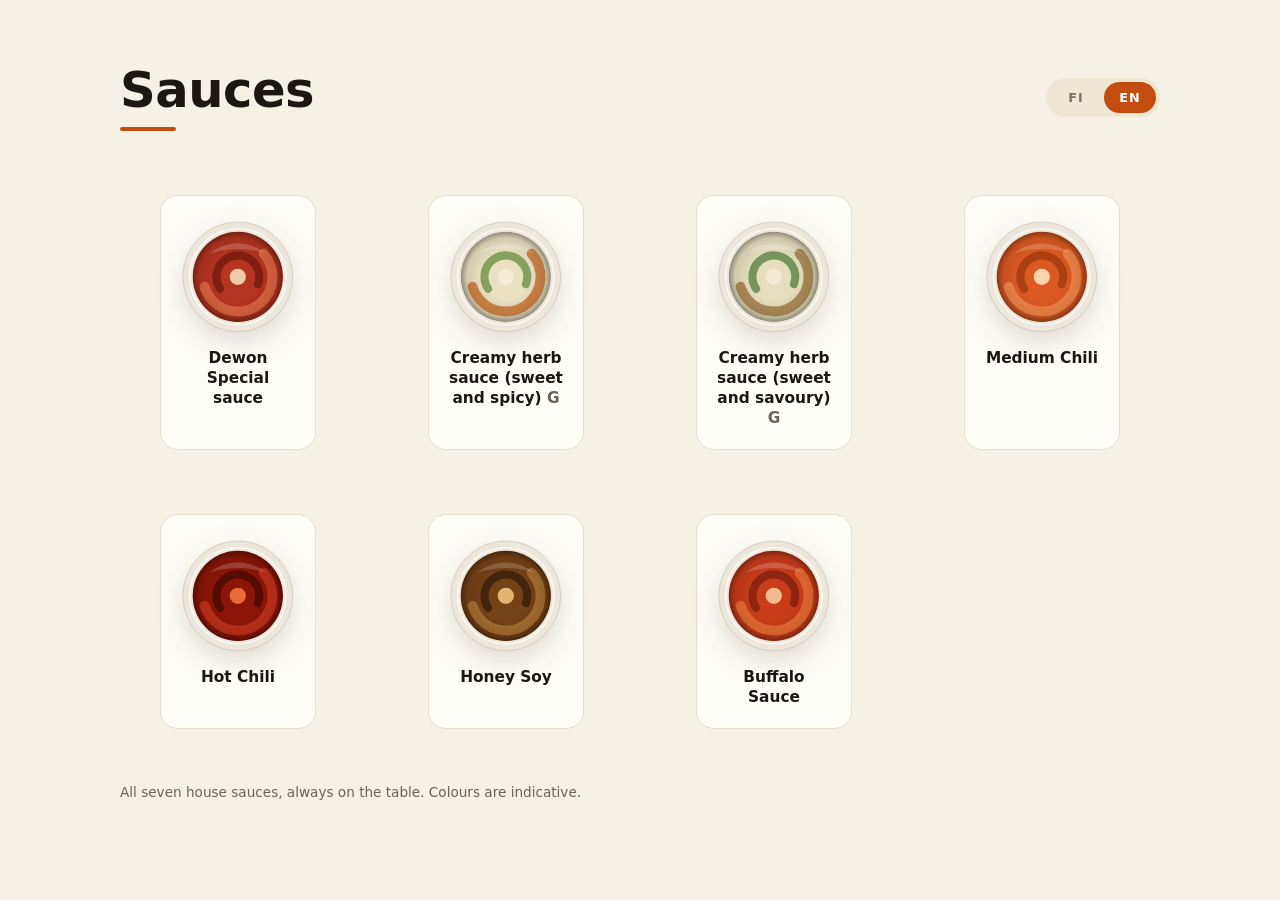
<file: sauces.html>
<!doctype html>
<html lang="fi">
<head>
<meta charset="utf-8">
<meta name="viewport" content="width=device-width, initial-scale=1">
<title>Kastikkeet / Sauces — Dewon</title>
<!-- A standalone widget page, not linked from the site: kept out of search so it does not compete with the real pages. -->
<meta name="robots" content="noindex, follow">
<style>
  :root{
    --bg:#f6f1e7;
    --ink:#1c1712;
    --ink-dim:#6b6156;
    --card:#fffdf8;
    --line:#e6ddcc;
    --accent:#c24d0e;
    --radius:18px;
    --font: "Archivo", "Segoe UI", system-ui, -apple-system, "Helvetica Neue", Arial, sans-serif;
  }
  *{box-sizing:border-box}
  body{
    margin:0; background:var(--bg); color:var(--ink);
    font-family:var(--font); -webkit-font-smoothing:antialiased;
  }

  .sauces{
    max-width:1120px; margin-inline:auto;
    padding: clamp(2.5rem,5vw,4.5rem) clamp(1rem,4vw,2.5rem);
  }

  /* ── header row: title + language toggle ─────────────────── */
  .sauces-head{
    display:flex; flex-wrap:wrap; align-items:center; justify-content:space-between;
    gap:1rem 1.5rem; margin-bottom: clamp(1.8rem,4vw,3rem);
  }
  .sauces-title{
    margin:0; font-weight:800; letter-spacing:-.01em;
    font-size: clamp(1.9rem, 1.4rem + 2.4vw, 3.1rem); line-height:1.05;
  }
  .sauces-title::after{
    content:""; display:block; width:56px; height:4px; margin-top:.7rem;
    background:var(--accent); border-radius:2px;
  }

  .lang-toggle{
    display:inline-flex; background:#efe6d4; border-radius:999px; padding:4px;
    gap:2px; flex:none;
  }
  .lang-toggle button{
    appearance:none; border:0; cursor:pointer;
    min-width:52px; padding:.5rem .85rem; border-radius:999px;
    font:inherit; font-weight:700; font-size:.8rem; letter-spacing:.08em;
    color:#7c7060; background:transparent; transition:background .18s, color .18s;
  }
  .lang-toggle button:hover{ color:var(--ink); }
  .lang-toggle button[aria-pressed="true"]{ background:var(--accent); color:#fff; }

  /* ── responsive grid: 2 → 3 → 4 columns ──────────────────── */
  .sauces-grid{
    display:grid; gap: clamp(1rem,2.5vw,2rem);
    /* minmax(0,…) so a long sauce name wraps instead of pushing the
       columns past a narrow phone screen. */
    grid-template-columns:repeat(2,minmax(0,1fr));
  }
  @media (min-width:640px){ .sauces-grid{ grid-template-columns:repeat(3,minmax(0,1fr)); } }
  @media (min-width:960px){ .sauces-grid{ grid-template-columns:repeat(4,minmax(0,1fr)); } }

  .sauce{
    display:flex; flex-direction:column; align-items:center; text-align:center;
    background:var(--card); border:1px solid var(--line); border-radius:var(--radius);
    padding: clamp(.9rem,2vw,1.4rem) clamp(.7rem,2vw,1.2rem) clamp(1rem,2vw,1.3rem);
    transition:transform .18s ease, box-shadow .18s ease;
  }
  .sauce:hover{ transform:translateY(-4px); box-shadow:0 14px 30px -12px rgba(60,40,20,.28); }

  .sauce .bowl{
    width:100%; max-width:160px; height:auto; display:block;
    filter:drop-shadow(0 10px 14px rgba(50,30,15,.16));
  }
  .sauce-name{
    margin-top:.9rem; font-weight:700; line-height:1.3; overflow-wrap:anywhere; hyphens:auto;
    font-size: clamp(.82rem, .78rem + .25vw, .96rem);
  }
  .sauce-name .g{ color:var(--ink-dim); font-weight:600; }

  .sauces-note{
    margin-top: clamp(1.6rem,3vw,2.4rem); color:var(--ink-dim);
    font-size:.85rem; max-width:60ch;
  }
</style>
</head>
<body>

<section class="sauces" id="sauces">
  <div class="sauces-head">
    <h2 class="sauces-title" data-sauce-header>Kastikkeet</h2>
    <div class="lang-toggle" role="group" aria-label="Kieli / Language">
      <button type="button" data-lang="fi" aria-pressed="true">FI</button>
      <button type="button" data-lang="en" aria-pressed="false">EN</button>
    </div>
  </div>

  <div class="sauces-grid" data-sauce-grid></div>

  <p class="sauces-note" data-sauce-note></p>
</section>

<script src="assets/js/sauces-page.js"></script>

</body>
</html>
</file>
<file: assets/css/fonts.css>
/* Self-hosted so the site makes no third-party request and keeps working
   offline. Both faces are SIL Open Font Licence — see assets/fonts/.
   Archivo carries both a weight and a width axis, which is what the
   display type uses (font-stretch). */

@font-face {
  font-family: "Archivo";
  font-style: normal;
  font-display: swap;
  font-weight: 100 900;
  font-stretch: 62% 125%;
  src: url("../fonts/archivo-latin-wdth-normal.woff2") format("woff2-variations");
  unicode-range: U+0000-00FF,U+0131,U+0152-0153,U+02BB-02BC,U+02C6,U+02DA,U+02DC,U+0304,U+0308,U+0329,U+2000-206F,U+20AC,U+2122,U+2191,U+2193,U+2212,U+2215,U+FEFF,U+FFFD;
}
@font-face {
  font-family: "Archivo";
  font-style: normal;
  font-display: swap;
  font-weight: 100 900;
  font-stretch: 62% 125%;
  src: url("../fonts/archivo-latin-ext-wdth-normal.woff2") format("woff2-variations");
  unicode-range: U+0100-02BA,U+02BD-02C5,U+02C7-02CC,U+02CE-02D7,U+02DD-02FF,U+0304,U+0308,U+0329,U+1D00-1DBF,U+1E00-1E9F,U+1EF2-1EFF,U+2020,U+20A0-20AB,U+20AD-20C0,U+2113,U+2C60-2C7F,U+A720-A7FF;
}
@font-face {
  font-family: "Instrument Sans";
  font-style: normal;
  font-display: swap;
  font-weight: 400 700;
  src: url("../fonts/instrument-sans-latin-wght-normal.woff2") format("woff2-variations");
  unicode-range: U+0000-00FF,U+0131,U+0152-0153,U+02BB-02BC,U+02C6,U+02DA,U+02DC,U+0304,U+0308,U+0329,U+2000-206F,U+20AC,U+2122,U+2191,U+2193,U+2212,U+2215,U+FEFF,U+FFFD;
}
@font-face {
  font-family: "Instrument Sans";
  font-style: normal;
  font-display: swap;
  font-weight: 400 700;
  src: url("../fonts/instrument-sans-latin-ext-wght-normal.woff2") format("woff2-variations");
  unicode-range: U+0100-02BA,U+02BD-02C5,U+02C7-02CC,U+02CE-02D7,U+02DD-02FF,U+0304,U+0308,U+0329,U+1D00-1DBF,U+1E00-1E9F,U+1EF2-1EFF,U+2020,U+20A0-20AB,U+20AD-20C0,U+2113,U+2C60-2C7F,U+A720-A7FF;
}
</file>
<file: assets/css/style.css>
@charset "UTF-8";

/* ═══════════════════════════════════════════════════════════════
   DEWON FRIED CHICKEN

   Light-first. White cards on a warm cream ground, orange doing the
   loud work, black carrying the type. The layout language — horizontal
   product card with the photo on the right and a round + overlapping
   it, a category pill rail on a colour band, a combined price-and-CTA
   pill — is taken from cluckin.pk. The component primitives (dialog,
   tabs, accordion, badge, field) follow the shadcn/ui structure.

   Colour rule, measured rather than assumed:
     #f5822e on white          2.59:1  → fills only, never text
     black on #f5822e          7.61:1  → so orange fills take BLACK type
     white on #c24d0e          4.81:1  → the deep orange carries white type
     #b4571a on white          4.86:1  → orange type on paper uses rust

   Vendor: Open Props (radii, shadows, easings), Swiper (card carousel).
   Both vendored locally — no build step, no CDN, no third-party request.
   ═══════════════════════════════════════════════════════════════ */


/* ── 1. TOKENS ─────────────────────────────────────────────── */

:root {
  /* Sampled from the logo file. */
  --orange:      #f5822e;   /* the brand orange — fills, with black on top */
  --orange-hot:  #ff7a1a;   /* hover */
  --orange-deep: #c24d0e;   /* orange that can carry white text */
  --orange-deep-hot: #d9661a;  /* hover for orange-deep fills — a lighter orange, not red */
  --rust:        #b4571a;   /* orange text on paper */
  --ember:       #d4380d;   /* heat only, e.g. the spice/chilli indicators — not for hover states */

  --black:       #0b0b0b;
  --ink-2:       #171614;
  --ink-3:       #232120;
  --white:       #ffffff;
  --cream:       #fdf6ee;   /* the page ground */
  --cream-2:     #f6ece0;
  --line:        #ebe0d3;

  /* Surface roles. Components read these, never the literals above, so a
     section changes ground colour without touching a component rule.
     White is the page default now — cream is kept only as a subtle inset
     tone inside white cards (chip backgrounds, ticket panels). */
  --surface:        var(--white);
  --surface-raised: var(--cream);
  --on-surface:     var(--black);
  --on-surface-dim: #5f5852;
  --hairline:       var(--line);
  --accent:         var(--rust);
  --on-accent:      var(--white);

  --ff-display: "Archivo", "Arial Narrow", system-ui, sans-serif;
  --ff-body:    "Instrument Sans", system-ui, -apple-system, sans-serif;

  --step--1: clamp(0.82rem, 0.79rem + 0.14vw, 0.89rem);
  --step-0:  clamp(1rem, 0.96rem + 0.2vw, 1.08rem);
  --step-1:  clamp(1.16rem, 1.08rem + 0.4vw, 1.4rem);
  --step-2:  clamp(1.45rem, 1.28rem + 0.85vw, 2rem);
  --step-3:  clamp(1.9rem, 1.55rem + 1.75vw, 3rem);
  --step-4:  clamp(2.15rem, 1.65rem + 2.9vw, 4.4rem);
  --step-5:  clamp(2.6rem, 1.8rem + 3.9vw, 5rem);

  --gutter: clamp(1.15rem, 0.9rem + 1.2vw, 2rem);
  --bay:    clamp(3.2rem, 2.2rem + 4.4vw, 6rem);
  --maxw:   1240px;

  /* Radii, shadows and easings come from Open Props rather than being
     invented here. Fallbacks keep the file standalone. */
  --r-sm: var(--radius-1, 6px);
  --r:    var(--radius-2, 12px);
  --r-lg: var(--radius-3, 20px);
  --r-xl: 26px;
  --pill: var(--radius-round, 999px);

  --shadow-card: 0 2px 4px rgb(96 70 45 / .05), 0 12px 26px rgb(96 70 45 / .09);
  /* Hover shadow: lighter and orange-tinted rather than a dark drop shadow,
     so lifting an element reads as a warm glow, not a heavier weight. */
  --shadow-pop:  0 6px 16px rgb(245 130 46 / .16), 0 22px 44px rgb(245 130 46 / .16);

  --ease: var(--ease-out-3, cubic-bezier(.2, .7, .3, 1));
  --fast: .16s var(--ease);
  --med:  .3s var(--ease);
}

/* Dark blocks — footer only. Kept as a class so the footer partial does
   not need special-casing, but nothing else in the page uses it: text and
   background are never orange-on-black or black-on-orange anywhere else. */
.on-ink {
  --surface: var(--black);
  --surface-raised: var(--ink-2);
  --on-surface: var(--white);
  --on-surface-dim: #c2bdb6;
  --hairline: #2c2a27;
  --accent: var(--orange);
  --on-accent: var(--black);
  --chip-neutral: #c2bdb6; --chip-green: #86c47a; --chip-hot: #ff9478;
}
/* Orange bands. Deep orange, white type — never orange-and-black. White on
   the deep orange is 4.81:1. */
.on-orange {
  --surface: var(--orange-deep);
  --surface-raised: var(--white);
  --on-surface: var(--white);
  --on-surface-dim: #ffe2c9;
  --hairline: #d8894f;
  --accent: var(--white);
  --on-accent: var(--orange-deep);
}
/* Alias: every section is white by default now, so this just opts a
   section into the page ground explicitly where that reads better. */
.on-paper { --surface: var(--white); }


/* ── 2. BASE ───────────────────────────────────────────────── */

*, *::before, *::after { box-sizing: border-box; }
* { margin: 0; }

html { -webkit-text-size-adjust: 100%; scroll-behavior: smooth; scroll-padding-top: 88px; }
@media (prefers-reduced-motion: reduce) {
  html { scroll-behavior: auto; }
  *, *::before, *::after {
    animation-duration: .01ms !important; animation-iteration-count: 1 !important;
    transition-duration: .01ms !important;
  }
}

body {
  background: var(--white);
  color: var(--black);
  font-family: var(--ff-body);
  font-size: var(--step-0);
  line-height: 1.6;
  -webkit-font-smoothing: antialiased;
  overflow-x: hidden;
}

img, svg, video { display: block; max-width: 100%; height: auto; }
a { color: inherit; }
button, input, select, textarea { font: inherit; color: inherit; }
:where(button) { cursor: pointer; }

::selection { background: var(--orange-deep); color: var(--white); }

:focus-visible { outline: 3px solid var(--orange-deep); outline-offset: 3px; border-radius: 4px; }
.on-ink :focus-visible, .ftr :focus-visible { outline-color: var(--orange); }
.on-orange :focus-visible { outline-color: var(--white); }

.skip {
  position: absolute; left: 12px; top: -80px; z-index: 200;
  background: var(--orange-deep); color: var(--white);
  padding: 12px 20px; border-radius: var(--pill); font-weight: 700;
  transition: top var(--fast);
}
.skip:focus { top: 12px; }

.vh {
  position: absolute !important; width: 1px; height: 1px; overflow: hidden;
  clip: rect(0 0 0 0); clip-path: inset(50%); white-space: nowrap;
}


/* ── 3. TYPE ───────────────────────────────────────────────── */

.display {
  font-family: var(--ff-display);
  font-weight: 800; font-stretch: 116%;
  line-height: .94; letter-spacing: -.015em;
  text-transform: uppercase; text-wrap: balance;
  overflow-wrap: break-word; hyphens: auto;
}
.d1 { font-size: var(--step-5); }
.d2 { font-size: var(--step-4); }
.d3 { font-size: var(--step-3); }
.d4 { font-size: var(--step-2); font-stretch: 110%; }
.d5 { font-size: var(--step-1); font-stretch: 108%; letter-spacing: 0; }

/* Eyebrow kicker labels are hidden site-wide per request. */
.eyebrow { display: none; }
.lede { font-size: var(--step-1); line-height: 1.5; }
.dim  { color: var(--on-surface-dim); }
.num  { font-variant-numeric: tabular-nums; font-feature-settings: "tnum"; }



/* ── 4. LAYOUT ─────────────────────────────────────────────── */

.wrap { width: min(100% - (var(--gutter) * 2), var(--maxw)); margin-inline: auto; }
.section { background: var(--surface); color: var(--on-surface); padding-block: var(--bay); }
.section--tight { padding-block: calc(var(--bay) * .6); }

.section-head {
  display: flex; align-items: flex-end; justify-content: space-between;
  gap: 1.5rem; flex-wrap: wrap; margin-bottom: 2.4rem;
}

.grid { display: grid; gap: clamp(1rem, .6rem + 1.2vw, 1.5rem); }
.g-2 { grid-template-columns: repeat(auto-fit, minmax(min(100%, 300px), 1fr)); }
.g-3 { grid-template-columns: repeat(auto-fit, minmax(min(100%, 262px), 1fr)); }
/* Grid and flex children default to min-width:auto, which lets a long word
   push a column wider than the viewport. */
.grid > *, .bento > *, .mrow > * { min-width: 0; }

.rule { height: 1px; background: var(--hairline); border: 0; }


/* ── 5. BUTTONS ────────────────────────────────────────────── */

.btn {
  --btn-bg: var(--black); --btn-fg: var(--white);
  display: inline-flex; align-items: center; justify-content: center; gap: .55rem;
  min-height: 50px; padding: .85rem 1.7rem;
  background: var(--btn-bg); color: var(--btn-fg);
  border: 0; border-radius: var(--pill);
  font-family: var(--ff-display); font-weight: 700; font-stretch: 110%;
  font-size: var(--step--1); letter-spacing: .07em; text-transform: uppercase;
  text-decoration: none; text-align: center;
  transition: transform var(--fast), background var(--fast), color var(--fast), box-shadow var(--fast);
}
/* Hover is a same-role shade shift, no swap and no lift shadow — a colour
   change is enough of an affordance on its own. */
.btn:hover { box-shadow: none; }
.btn:active { box-shadow: none; }
.btn .ic { width: 18px; height: 18px; }

/* Deep-orange fill, white type — 4.81:1. This is the loud one. Never the
   bright orange with black type: white-on-orange-deep is the only orange
   fill that carries text on this site. */
.btn--primary { --btn-bg: var(--orange-deep); --btn-fg: var(--white); }
.btn--primary:hover { --btn-bg: #d9661a; }

.btn--paper { --btn-bg: var(--cream); --btn-fg: var(--black); }
.btn--paper:hover { --btn-bg: var(--cream-2); }

/* No outline: a quiet fill that darkens slightly on hover, so the
   affordance is a colour shift rather than a border. */
.btn--ghost {
  --btn-bg: color-mix(in srgb, var(--on-surface) 7%, transparent);
  --btn-fg: var(--on-surface);
}
.btn--ghost:hover { --btn-bg: color-mix(in srgb, var(--on-surface) 13%, transparent); }

.btn--sm { min-height: 46px; padding: .65rem 1.15rem; font-size: .78rem; }
.btn--block { width: 100%; }

/* No underline — the site uses none anywhere; colour and weight mark it. */
.linky {
  display: inline-flex; align-items: center; gap: .4rem;
  color: var(--accent); font-weight: 700; text-decoration: none;
  transition: opacity var(--fast);
}
.linky:hover { opacity: .75; }

.ic {
  width: 20px; height: 20px; flex: none;
  /* <use> does not inherit presentation attributes from the sprite root,
     so the stroke setup has to live on the referencing element. */
  fill: none; stroke: currentColor; stroke-width: 2;
  stroke-linecap: round; stroke-linejoin: round;
}


/* ── 6. HEADER ─────────────────────────────────────────────── */

/* The header is transparent and pinned to the top on every page, floating
   over whatever is below it. A faint self-contained scrim + text-shadow
   keep the white type legible over both the hero and lighter pages. */
.hdr {
  position: fixed; inset: 0 0 auto 0; z-index: 90;
  background: transparent;
  border-bottom: 0;
  -webkit-backdrop-filter: none;
  backdrop-filter: none;
}
.hdr::before {
  content: ""; position: absolute; inset: 0 0 auto 0; z-index: -1; pointer-events: none;
  height: 150px;
  background: linear-gradient(to bottom, rgb(12 8 4 / .42), rgb(12 8 4 / .12) 55%, transparent);
}
.hdr-in { display: flex; align-items: center; gap: 1rem; min-height: 74px; }

.hdr .brand b,
.hdr .brand > span > span { text-shadow: 0 1px 6px rgb(0 0 0 / .5); }
.hdr .brand b { color: #fff; }
.hdr .brand > span > span { color: rgb(255 255 255 / .82); }
@media (min-width: 1081px) {
  .hdr .nav a,
  .hdr .nav > .has-sub > button { color: #fff; text-shadow: 0 1px 6px rgb(0 0 0 / .5); }
  .hdr .nav a:hover,
  .hdr .nav > .has-sub > button:hover,
  .hdr .nav > .has-sub[data-open="true"] > button { color: var(--orange); text-shadow: none; }
  .hdr .nav a[aria-current="page"] { color: var(--orange); text-shadow: none; }
}

.brand { display: flex; align-items: center; gap: .6rem; min-height: 46px; text-decoration: none; margin-right: auto; transition: opacity var(--fast); }
.brand:hover { opacity: .82; }
/* The mark's own PNG is transparent, so it already sits seamlessly on the
   header's white/blur — no chip, no backing shape, just sized up a little
   for presence since nothing is boxing it in anymore. */
.brand img { width: 48px; height: auto; }
.brand b {
  display: block;
  font-family: var(--ff-display); font-weight: 800; font-stretch: 112%;
  font-size: 1.05rem; letter-spacing: .005em; text-transform: uppercase; line-height: 1;
  color: var(--black);
}
.brand > span > span {
  display: block; font-size: .6rem; letter-spacing: .22em;
  color: var(--rust); text-transform: uppercase; margin-top: 3px;
}

.nav { display: flex; align-items: center; gap: .1rem; }
.nav a, .nav > .has-sub > button {
  position: relative;
  display: inline-flex; align-items: center; gap: .3rem;
  min-height: 46px; padding: .5rem .78rem;
  background: none; border: 0; border-radius: var(--r-sm);
  font-family: var(--ff-display); font-weight: 600; font-stretch: 106%;
  font-size: .83rem; letter-spacing: .05em; text-transform: uppercase;
  color: var(--black); text-decoration: none; white-space: nowrap;
  transition: color var(--fast);
}
.nav a:hover, .nav > .has-sub > button:hover { color: var(--rust); }
/* The current page is marked by colour alone, no underline bar. */
.nav a[aria-current="page"] { color: var(--rust); }

.has-sub { position: relative; }
.has-sub > button .ic { width: 15px; height: 15px; transition: transform var(--fast); }
.has-sub[data-open="true"] > button .ic { transform: rotate(180deg); }
.has-sub[data-open="true"] > button { color: var(--rust); }
/* Bridges the visual gap between the button and .sub below it — without
   this, moving the pointer straight down crosses a strip that belongs to
   neither element, :hover drops, and the panel closes before it's reached. */
.has-sub::after {
  content: ""; position: absolute; left: 0; right: 0; top: 100%; height: 10px;
}

.sub {
  position: absolute; top: calc(100% + 6px); left: 0; z-index: 95;
  min-width: 274px; padding: .45rem;
  background: var(--white); border: 0;
  border-radius: var(--r-lg); box-shadow: none;
  display: none;
}
.has-sub[data-open="true"] .sub { display: block; }
/* Desktop pointer: hovering "Menu" reveals the options immediately,
   without waiting for a click. Touch and keyboard still use the click
   toggle above via [data-open]. */
@media (hover: hover) and (pointer: fine) {
  .has-sub:hover .sub { display: block; }
}
.sub a {
  display: flex; align-items: flex-start; gap: .7rem; width: 100%;
  padding: .7rem .8rem; border-radius: var(--r);
  text-transform: none; letter-spacing: 0; font-family: var(--ff-body);
  font-weight: 600; font-size: .95rem;
}
.sub a:hover { background: var(--cream); color: var(--black); }
.sub a .ic { color: var(--rust); margin-top: 2px; }
.sub a small { display: block; font-weight: 400; font-size: .8rem; color: var(--on-surface-dim); margin-top: 1px; }

.lang { display: flex; background: var(--cream); border-radius: var(--pill); overflow: hidden; }
.lang button {
  min-width: 46px; min-height: 44px; padding: 0 .5rem;
  background: none; border: 0; color: #6a635c;
  font-family: var(--ff-display); font-weight: 700; font-size: .76rem; letter-spacing: .1em;
  transition: background var(--fast), color var(--fast);
}
.lang button:hover { background: var(--cream-2); }
.lang button[aria-pressed="true"] { background: var(--orange-deep); color: var(--white); }
.lang button[aria-pressed="true"]:hover { background: var(--orange-hot); }

.burger {
  display: none; align-items: center; justify-content: center;
  width: 48px; height: 48px; background: var(--cream);
  border: 0; border-radius: var(--r); color: var(--black);
  transition: background var(--fast), transform var(--fast);
}
.burger:hover { background: var(--cream-2); transform: translateY(-1px); }

@media (max-width: 1080px) {
  .burger { display: inline-flex; }
  .nav {
    position: fixed; inset: 74px 0 auto 0; z-index: 88;
    flex-direction: column; align-items: stretch; gap: 0;
    max-height: calc(100dvh - 74px); overflow-y: auto;
    padding: .8rem var(--gutter) 2rem;
    background: var(--white); border-bottom: 1px solid var(--line);
    box-shadow: var(--shadow-pop);
    transform: translateY(-8px); opacity: 0; pointer-events: none;
    transition: opacity var(--fast), transform var(--fast);
  }
  .nav[data-open="true"] { transform: none; opacity: 1; pointer-events: auto; }
  .nav a, .nav > .has-sub > button {
    width: 100%; justify-content: space-between; min-height: 56px;
    font-size: 1.05rem; border-radius: 0;
  }
  .has-sub { width: 100%; }
  .sub { position: static; display: none; min-width: 0; margin: .25rem 0 .5rem; background: var(--cream); box-shadow: none; }
  .has-sub[data-open="true"] .sub { display: block; }
  /* Icon + label rows, not label-left/arrow-right rows: space-between
     pushed each label to a different offset depending on its length. */
  .nav .sub a { justify-content: flex-start; }
  .lang { margin-left: auto; }
}


/* ── 7. HERO ───────────────────────────────────────────────── */
/* One pre-composed hero photograph that fills the first screen. The header
   floats transparently over the top of it (see .hdr--home); a soft scrim
   at the top keeps the nav legible and one at the foot keeps the CTA
   legible. */

:root { --hdr-h: 75px; }

.hero {
  position: relative; isolation: isolate; overflow: hidden;
  background: var(--surface); color: var(--on-surface);
}

/* The hero image IS the section: full viewport height, with the header
   sitting on top rather than above it. object-fit crops the wide shot. */
.hero-pic {
  display: block; width: 100%;
  height: 100svh;
  min-height: 420px; max-height: 960px;
  object-fit: cover; object-position: 50% 30%;
}

/* Foot scrim — keeps the CTA row legible over the photo. */
.hero::after {
  content: ""; position: absolute; inset: auto 0 0 0; z-index: 1;
  height: clamp(120px, 26%, 220px); pointer-events: none;
  background: linear-gradient(to top, rgb(10 6 3 / .62), rgb(10 6 3 / .12) 62%, transparent);
}

/* CTA row: centred over the foot of the image. */
.hero-copy {
  position: absolute; z-index: 2; left: 0; right: 0;
  bottom: clamp(1.4rem, 4svh, 2.8rem);
  text-align: center;
}
.hero-cta { display: flex; flex-wrap: wrap; gap: .7rem; justify-content: center; }

@media (max-width: 620px) {
  .hero-pic { object-position: 38% 30%; }
  .hero::after { height: clamp(140px, 34%, 240px); }
  .hero-copy { bottom: clamp(1rem, 3svh, 1.8rem); }
  .hero-cta { padding-inline: 1rem; }
  .hero-cta .btn { flex: 1 1 auto; }
}

/* Phones, and tablets either way up (anything up to 4:3). The photo is a
   wide 16:9 shot; forced to full screen height it showed only a slice of
   it (half a face). Here it is shown whole, at its own shape, on a white
   frame: the header sits above it and the buttons below, so neither
   covers it. Blurred wings and drumsticks, scattered at random by
   app.js, fill the white so it reads as a fried-chicken spread rather
   than empty margin. Wider screens keep the full-screen photo. */
@media (max-aspect-ratio: 4/3) {
  .hero { background: var(--white); padding-top: var(--hdr-h); }
  .hero-pic {
    position: relative; z-index: 1;
    height: auto; min-height: 0; max-height: none;
    aspect-ratio: 2736 / 1536; object-position: 50% 50%;
  }
  .hero::after { content: none; }
  .hero-copy { position: relative; bottom: auto; padding: 1.1rem 0 1.4rem; }
  .hero-cta .btn--paper { box-shadow: var(--shadow-card); }
}
.hero-scatter { position: absolute; inset: 0; z-index: 0; pointer-events: none; }
.hero-scatter img {
  position: absolute; height: auto; max-width: none;
  filter: blur(5px); opacity: .75;
}
@media (prefers-reduced-motion: no-preference) {
  .hero-scatter img { animation: scatter-in .8s var(--ease) both; }
}
@keyframes scatter-in { from { opacity: 0; transform: scale(.85) rotate(var(--r, 0deg)); } }

/* When the mobile drawer is open, drop the transparent treatment so the
   bar reads as a solid panel with the sheet. */
@media (max-width: 1080px) {
  .hdr:has(.nav[data-open="true"]) { background: var(--white); }
  .hdr:has(.nav[data-open="true"])::before { display: none; }
  .hdr:has(.nav[data-open="true"]) .brand b { color: var(--black); text-shadow: none; }
  .hdr:has(.nav[data-open="true"]) .brand > span > span { color: var(--rust); text-shadow: none; }
}

/* Generic photo-slot placeholder, used across menu cards, the picker and
   reservation rows: until a real photo is supplied the slot says what
   belongs in it rather than showing stand-in artwork. */
:where(.pslot) { position: relative; }
.pslot img { width: 100%; height: 100%; object-fit: contain; }
.pslot-ph {
  position: absolute; inset: 0;
  display: flex; flex-direction: column; align-items: center; justify-content: center;
  gap: .35rem; text-align: center; padding: .5rem;
  border: 2px dashed #f5822e8c; border-radius: var(--r);
  background: rgb(245 130 46 / .08); color: var(--orange);
}
.pslot[data-has="1"] .pslot-ph { display: none; }
.pslot-ph b {
  font-family: var(--ff-display); font-weight: 700; font-stretch: 106%;
  font-size: clamp(.55rem, .34rem + .68vw, .76rem);
  letter-spacing: .1em; text-transform: uppercase; line-height: 1.2;
}
.pslot-ph .ic { width: 18px; height: 18px; opacity: .8; }


/* ── 8. MARQUEE ────────────────────────────────────────────── */

.marquee { background: var(--orange-deep); color: var(--white); overflow: hidden; padding-block: .72rem; }
.marquee-track { display: flex; gap: 2.1rem; width: max-content; animation: slide 34s linear infinite; }
.marquee:hover .marquee-track { animation-play-state: paused; }
.marquee-track span {
  display: inline-flex; align-items: center; gap: 2.1rem;
  font-family: var(--ff-display); font-weight: 800; font-stretch: 116%;
  font-size: clamp(.82rem, .76rem + .3vw, 1rem); letter-spacing: .07em;
  text-transform: uppercase; white-space: nowrap;
}
.marquee-track span::after { content: none; }
@keyframes slide { to { transform: translateX(-50%); } }

/* Partner marks in the marquee sit on their own white chip — Epassi's
   mark is orange and would vanish straight into the orange-deep band
   otherwise, so every logo gets the same safe, guaranteed-contrast card. */
.marquee-logo {
  background: var(--white); border-radius: var(--pill);
  padding: .3rem .8rem; gap: 0 !important;
}
.marquee-logo::after { content: none; }
.marquee-logo img { display: block; height: 14px; width: auto; }
.marquee-logo--epassi {
  padding: .22rem; width: 26px; height: 26px; overflow: hidden; border-radius: 50%;
}
.marquee-logo--epassi img {
  height: auto; width: 100%; object-fit: cover; object-position: top center;
  aspect-ratio: 1 / 1;
}


/* ── 9. THE SEAL — 7 days, 7 sauces ────────────────────────── */

.seal-band { background: var(--white); }
.seal-wrap { display: grid; gap: clamp(1.6rem, 1rem + 3vw, 3.2rem); align-items: center; grid-template-columns: 1fr; }
@media (min-width: 880px) { .seal-wrap { grid-template-columns: minmax(230px, 330px) 1fr; } }
.seal { width: min(100%, 330px); margin-inline: auto; animation: spin 44s linear infinite; }
@keyframes spin { to { transform: rotate(360deg); } }

/* All seven sauces, shown as top-down ramekin bowls in a responsive grid. */
.sauce-intro {
  display: grid; gap: clamp(1.4rem, 1rem + 2.6vw, 2.8rem);
  align-items: center; grid-template-columns: 1fr;
}
@media (min-width: 820px) {
  .sauce-intro { grid-template-columns: minmax(190px, 280px) 1fr; }
}
.sauce-intro .seal { width: min(100%, 280px); margin-inline: auto; }

/* One single row of bare bowls — no cards, no borders, just a line of
   ramekins with the name under each. On phones it becomes a horizontal
   scroll strip so the bowls stay a legible size. */
.sauce-grid {
  display: grid; grid-template-columns: repeat(7, 1fr);
  gap: clamp(.4rem, .1rem + 1vw, 1.2rem);
  margin-top: clamp(1.6rem, 1.2rem + 2.4vw, 2.8rem);
  align-items: start;
}
.sauce-cell {
  display: flex; flex-direction: column; align-items: center; text-align: center;
  margin: 0; padding: 0; background: none; border: 0;
}
.sauce-bowl {
  width: 100%; max-width: 130px; height: auto; display: block;
  filter: drop-shadow(0 8px 12px rgb(50 30 15 / .18));
}
.sauce-cell figcaption {
  margin-top: .6rem; font-weight: 700; line-height: 1.25;
  font-size: clamp(.62rem, .55rem + .35vw, .84rem);
}

@media (max-width: 920px) {
  .sauce-grid {
    display: flex; overflow-x: auto; scroll-snap-type: x proximity;
    gap: .8rem; padding-bottom: .7rem;
    margin-inline: calc(var(--gutter) * -1); padding-inline: var(--gutter);
    -webkit-overflow-scrolling: touch;
  }
  .sauce-cell { flex: 0 0 auto; width: 30vw; max-width: 150px; min-width: 96px; scroll-snap-align: start; }
  .sauce-cell figcaption { font-size: clamp(.72rem, .66rem + .3vw, .84rem); }
}

/* ── rotating buffet menu ────────────────────────────────────── */

/* Content comes from assets/js/buffet-menu.js. Each station carries a
   tone — the same colours as the buffet chips on the home page — used
   only on its icon roundel and list bullets. No rule lines anywhere:
   spacing and the small caps labels do the separating. */

/* "On this page" buttons under the page intro. */
.jump-nav { display: flex; flex-wrap: wrap; gap: .5rem; margin-top: 1.4rem; }
.jump-nav a {
  display: inline-flex; align-items: center; gap: .45rem;
  min-height: 44px; padding: .5rem 1rem;
  background: var(--white); color: var(--black);
  border: 1.5px solid var(--line); border-radius: var(--pill);
  font-family: var(--ff-display); font-weight: 700; font-stretch: 106%;
  font-size: .78rem; letter-spacing: .05em; text-transform: uppercase;
  text-decoration: none;
  transition: border-color var(--fast), color var(--fast);
}
.jump-nav a:hover { border-color: var(--orange); color: var(--rust); }
.jump-nav .ic { width: 16px; height: 16px; color: var(--rust); flex: none; }
/* Phones: an even two-column grid rather than a ragged wrap. */
@media (max-width: 559px) {
  .jump-nav { display: grid; grid-template-columns: repeat(2, minmax(0, 1fr)); }
  .jump-nav a { padding-inline: .8rem; font-size: .72rem; }
}

/* Straight under the page intro and its buttons, without a second
   band of section padding stacked on the header's own. */
#today.section { padding-top: clamp(1.2rem, .8rem + 1.2vw, 2rem); }

/* Today's buffet leads; the price sits beside it, smaller. */
.buffet-top { display: grid; gap: 1.2rem; align-items: start; }
@media (min-width: 880px) {
  .buffet-top { grid-template-columns: minmax(0, 1.75fr) minmax(250px, 1fr); align-items: stretch; }
}

.buffet-today {
  display: flex; flex-direction: column; gap: 1.1rem;
  padding: clamp(1.2rem, .9rem + 1vw, 1.9rem);
  background: var(--white); border: 1.5px solid var(--orange);
  border-radius: var(--r-xl); box-shadow: var(--shadow-pop);
}
.buffet-today-head p { margin-top: .5rem; font-weight: 600; color: var(--rust); font-size: .95rem; }
.buffet-today-body { display: grid; gap: 1.1rem; align-items: center; }
@media (min-width: 560px) {
  .buffet-today-body { grid-template-columns: 1fr minmax(160px, 38%); }
}
.buffet-today .btn { align-self: flex-start; margin-top: auto; }
@media (max-width: 559px) { .buffet-today .btn { align-self: stretch; } }

.bt-list { list-style: none; padding: 0; display: grid; gap: .7rem; }
.bt-list li { display: flex; align-items: flex-start; gap: .75rem; font-size: .96rem; line-height: 1.4; }
.bt-list b {
  display: block; margin-bottom: .1rem;
  font-family: var(--ff-display); font-weight: 700; font-stretch: 106%;
  font-size: .7rem; letter-spacing: .08em; text-transform: uppercase; color: var(--on-surface-dim);
}
.bt-ic, .bcard-ic {
  flex: none; display: grid; place-items: center;
  width: 32px; height: 32px; border-radius: 50%;
  background: var(--tone, var(--rust)); color: var(--white);
}
.bt-ic .ic, .bcard-ic .ic { width: 16px; height: 16px; }
.ic--solid { fill: currentColor; stroke: none; }

/* All three cut photos are transparent cut-outs, so they sit straight on
   the card with no tile of their own — the card's white shows through. */
.bt-cut { margin: 0; background: none; aspect-ratio: 3 / 2; }
.bt-cut img { width: 100%; height: 100%; object-fit: contain; filter: drop-shadow(0 10px 14px rgb(0 0 0 / .14)); }
@media (max-width: 559px) { .bt-cut { order: -1; max-width: 220px; } }

.buffet-price { padding: 1.4rem; }
.buffet-price .tier-price { font-size: clamp(2rem, 1.7rem + 1.2vw, 2.7rem); margin-block: .6rem .5rem; }
.buffet-price-when { display: flex; align-items: center; gap: .45rem; font-weight: 600; margin-bottom: .5rem; }
.buffet-price-when .ic { width: 17px; height: 17px; color: var(--rust); }
.buffet-price .dim { font-size: .92rem; }
.tier.buffet-price .btn { margin-top: auto; align-self: flex-start; }
.buffet-price > .dim { margin-bottom: .7rem; }
.buffet-price-pay { margin-bottom: 1.2rem; font-size: .85rem; font-weight: 600; color: var(--rust); }

.bcard--golden  { --tone: #b8791a; }
.bcard--curry   { --tone: #b23a1c; }
.bcard--finnish { --tone: #2f5f8a; }
.bcard--salad   { --tone: #3f8a4a; }
.bcard--sweet   { --tone: #9a5aa8; }
.bcard--soup    { --tone: #a3561c; }

/* The monthly board: heading, a calendar strip, three panels. Sized so
   the strip and all three panels fit one laptop screen. */
/* Less top padding than a normal section, so after the jump button the
   heading, calendar and all three panels fit one laptop screen. */
.section.bmonth { padding-top: clamp(1rem, .6rem + 1vw, 1.6rem); }
.bmonth-head { display: flex; flex-wrap: wrap; align-items: baseline; gap: .3rem 1rem; margin-bottom: .75rem; }
.bmonth-head p { font-size: .95rem; }

/* Calendar strip: no fill of its own, outlined days, the chosen day
   filled. A wider gap marks where a weekend falls. */
.cal {
  display: flex; gap: .4rem; overflow-x: auto; scrollbar-width: none;
  padding: .2rem var(--gutter); margin: 0 calc(var(--gutter) * -1) .85rem;
  scroll-snap-type: x proximity; background: none;
}
.cal::-webkit-scrollbar { display: none; }
.cal-day {
  flex: none; scroll-snap-align: start;
  display: grid; justify-items: center; align-content: center; gap: .05rem;
  min-width: 64px; min-height: 52px; padding: .35rem .7rem;
  background: none; color: var(--black);
  border: 1.5px solid var(--line); border-radius: var(--r);
  transition: border-color var(--fast), background var(--fast), color var(--fast);
}
.cal-day:hover { border-color: var(--orange); }
.cal-day--week { margin-left: .9rem; }
.cal-wd {
  font-family: var(--ff-display); font-weight: 700; font-size: .66rem;
  letter-spacing: .08em; text-transform: uppercase; color: var(--on-surface-dim);
}
.cal-date { font-family: var(--ff-display); font-weight: 800; font-size: .98rem; }
.cal-day[aria-selected="true"] { background: var(--orange-deep); border-color: var(--orange-deep); color: var(--white); }
.cal-day[aria-selected="true"] .cal-wd { color: #ffe2c9; }

/* The chosen date is announced to screen readers; the filled calendar
   day already shows it on screen. Shown only in owner preview mode. */
.buffet-day-label:not(.is-preview) {
  position: absolute; width: 1px; height: 1px; overflow: hidden;
  clip: rect(0 0 0 0); clip-path: inset(50%); white-space: nowrap;
}
.buffet-day-label.is-preview {
  margin-bottom: 1rem; font-family: var(--ff-display); font-weight: 800;
  text-transform: uppercase; color: var(--rust);
}

/* Three equal-height panels: salad bar | mains | desserts & drinks.
   Tablet: salad bar and desserts stack on the left, mains on the right.
   Phone: one column. */
.bboard { display: grid; gap: 1rem; }
.bboard > * { min-width: 0; }
@media (min-width: 700px) {
  .bboard { grid-template-columns: minmax(0, 1fr) minmax(0, 1.3fr); }
  .bpanel--salad { grid-column: 1; grid-row: 1; }
  .bpanel--sweet { grid-column: 1; grid-row: 2; }
  .bpanel--mains { grid-column: 2; grid-row: 1 / span 2; }
}
@media (min-width: 1100px) {
  .bboard { grid-template-columns: minmax(0, 1.15fr) minmax(0, 2.1fr) minmax(0, .95fr); }
  /* Panels share the heading row, so a heading that wraps ("Jälkiruoat
     & juomat") keeps every panel's content starting on one line. */
  .bboard { grid-template-rows: auto 1fr; row-gap: 0; }
  .bboard > .bpanel {
    grid-row: 1 / span 2; display: grid; grid-template-rows: subgrid; row-gap: 0;
  }
  .bpanel--mains { grid-column: 2; }
  .bpanel--sweet { grid-column: 3; }
}

.bpanel {
  display: flex; flex-direction: column;
  padding: 1.05rem 1.2rem 1.2rem;
  background: var(--white); color: var(--black);
  border: 1px solid var(--line); border-radius: var(--r-xl);
  box-shadow: var(--shadow-card);
}
.bpanel-head {
  display: flex; align-items: center; gap: .6rem; margin-bottom: .7rem;
  font-family: var(--ff-display); font-weight: 800; font-stretch: 108%;
  font-size: 1.05rem; line-height: 1.1; text-transform: uppercase;
}
/* The body is the size container for the queries below; the grid sits
   inside it because a contained element cannot also be a subgrid. */
.bpanel-body { container-type: inline-size; }
.bpanel-grid { display: grid; gap: .8rem 1.5rem; align-content: start; }
/* The mains panel lays its six stations out by the room it has: three
   across on a laptop (the hot mains, then soup, crispy sides and bread),
   two across on a tablet or a phone held sideways, one on a phone. */
@container (min-width: 400px) {
  .bpanel--mains .bpanel-grid { grid-template-columns: repeat(2, minmax(0, 1fr)); }
  /* Stations side by side share row tracks (label / list), so a
     label that wraps to two lines never pushes its list below its
     neighbours' lists. */
  .bpanel--mains .bsec { display: grid; grid-row: span 2; grid-template-rows: subgrid; row-gap: 0; align-content: start; }
  /* Columns are too narrow for label-beside-dish, so the label goes
     above and the dish name gets the full column width. */
  .bpanel--mains .blist--parts { gap: .35rem; }
  .bpanel--mains .blist--parts li { display: block; }
  .bpanel--mains .blist--parts .bl-tag { display: block; padding-top: 0; }
}
@container (min-width: 540px) {
  .bpanel--mains .bpanel-grid { grid-template-columns: repeat(3, minmax(0, 1fr)); gap: .8rem 1.2rem; }
}

.bsec-head {
  margin-bottom: .3rem;
  font-family: var(--ff-display); font-weight: 700; font-size: .7rem;
  letter-spacing: .09em; text-transform: uppercase; color: var(--on-surface-dim);
}
.blist { list-style: none; padding: 0; display: grid; gap: .08rem; align-content: start; font-size: .92rem; line-height: 1.3; }
.blist li { position: relative; padding-left: .95rem; overflow-wrap: break-word; hyphens: auto; }
.blist li::before {
  content: ""; position: absolute; left: 0; top: .55em;
  width: 6px; height: 6px; border-radius: 50%; background: var(--tone, var(--rust));
}
/* Short names (fruit, drinks) always go two-up. The salad bar's longer
   ones ("Shredded red cabbage") only when the panel is wide, as on a
   phone; in the narrow laptop column they get one line each. */
.blist--2, .blist--2w { column-gap: .8rem; }
.blist--2 { grid-template-columns: repeat(2, minmax(0, 1fr)); }
@container (min-width: 280px) {
  .blist--2w { grid-template-columns: repeat(2, minmax(0, 1fr)); }
}

/* Named parts of a main — "Meat: Devilled chicken" — on one line each. */
.blist--parts { gap: .22rem; }
.blist--parts li { display: grid; grid-template-columns: 4.1rem minmax(0, 1fr); gap: .4rem; padding-left: 0; font-weight: 600; }
.blist--parts li::before, .blist--stack li::before { content: none; }
.bl-tag {
  padding-top: .2rem;
  font-family: var(--ff-display); font-weight: 700; font-size: .62rem;
  letter-spacing: .04em; text-transform: uppercase; color: var(--on-surface-dim);
  overflow-wrap: normal; word-break: keep-all;
}
.blist--stack { gap: .45rem; }
.blist--stack li { padding-left: 0; font-weight: 600; }
.blist--stack .bl-tag { display: block; padding-top: 0; }

/* The day's chicken cut as a small photo at the right of its label.
   Positioned out of flow so the label row keeps the same height as its
   neighbours and the three mains stay aligned. */
.bsec--kana { position: relative; }
.bsec-thumb {
  position: absolute; top: -.3rem; right: 0;
  width: 54px; aspect-ratio: 3 / 2; object-fit: contain; background: none;
}
.bsec--kana .bsec-head { padding-right: 62px; }


/* ── 10. CARDS ─────────────────────────────────────────────── */

.pcard {
  position: relative; display: flex; flex-direction: column;
  background: var(--white); color: var(--black);
  border: 1px solid var(--line); border-radius: var(--r-xl);
  padding: 1rem; box-shadow: var(--shadow-card);
  transition: transform var(--med), box-shadow var(--med);
  --chip-neutral: #6b655e; --chip-green: #3f6b34; --chip-hot: #a3321a;
}
.pcard:hover { transform: translateY(-5px); box-shadow: var(--shadow-pop); }
.pcard-media {
  position: relative; display: grid; place-items: center;
  aspect-ratio: 306 / 230; margin-bottom: .9rem;
  background: var(--cream); border-radius: var(--r-lg); overflow: hidden;
}
.pcard-media img { width: 78%; filter: drop-shadow(0 12px 16px rgb(0 0 0 / .2)); transition: transform var(--med); }
.pcard:hover .pcard-media img { transform: scale(1.05) rotate(-2deg); }

.ribbon {
  position: absolute; top: .65rem; left: .65rem; z-index: 2;
  display: inline-flex; align-items: center; gap: .3rem;
  padding: .3rem .65rem; border-radius: var(--pill);
  background: var(--orange-deep); color: var(--white);
  font-family: var(--ff-display); font-weight: 700; font-size: .66rem;
  letter-spacing: .12em; text-transform: uppercase;
}
.ribbon .ic { width: 13px; height: 13px; }

.pcard-top { display: flex; align-items: baseline; justify-content: space-between; gap: .8rem; }
.pcard h3 { font-family: var(--ff-display); font-weight: 700; font-stretch: 108%; font-size: 1.06rem; line-height: 1.15; text-transform: uppercase; }
.pcard .price { font-family: var(--ff-display); font-weight: 800; font-size: 1.2rem; color: var(--rust); white-space: nowrap; }
.pcard p { font-size: .9rem; color: #57524c; margin-top: .35rem; }
.pcard-foot { margin-top: auto; padding-top: .9rem; }

/* Filled tag chips: symbol and label share one colour so the icon reads
   as "this is what it means" rather than a decorative outline. Icons are
   filled shapes, not stroked ones — a solid leaf, a solid wheat stalk
   with a slash, a solid chilli repeated once per spice level. */
.chips { display: flex; flex-wrap: wrap; gap: .4rem; margin-top: .55rem; }
.chip {
  display: inline-flex; align-items: center; gap: .32rem;
  padding: .28rem .65rem .28rem .5rem; border-radius: var(--pill);
  font-size: .72rem; font-weight: 700; color: var(--white);
  background: var(--chip-neutral, #6b655e);
}
.chip .ic { width: 13px; height: 13px; fill: currentColor; stroke: none; }
.chip--gf    { background: var(--chip-gf, #2f7a4f); }
.chip--veg   { background: var(--chip-veg, #3f8a4a); }
.chip--vegan { background: var(--chip-vegan, #2f6b4f); }
.chip--hot   { background: var(--chip-hot, #d1391c); }
.chip--hot .heat { display: inline-flex; gap: 1px; margin-left: 1px; }
.chip--hot .heat .ic { width: 11px; height: 11px; }


/* ── 11. MENU BOARD ────────────────────────────────────────── */

/* Category rail: no orange band — a translucent sticky strip on the page's
   own white, same language as the "what people order" floating nav. */
.pill-rail {
  position: sticky; top: 74px; z-index: 40;
  display: flex; gap: .45rem; overflow-x: auto; scrollbar-width: none;
  padding: .7rem var(--gutter); margin-inline: calc(var(--gutter) * -1);
  margin-bottom: 1.8rem;
  background: color-mix(in srgb, var(--white) 88%, transparent);
  backdrop-filter: blur(10px);
  scroll-snap-type: x proximity;
}
.pill-rail::-webkit-scrollbar { display: none; }
.pill {
  flex: none; scroll-snap-align: start;
  min-height: 44px; padding: .5rem 1.1rem;
  background: var(--cream); color: var(--rust);
  border: 0; border-radius: var(--pill);
  font-family: var(--ff-display); font-weight: 700; font-stretch: 106%;
  font-size: .82rem; letter-spacing: .05em; text-transform: uppercase; white-space: nowrap;
  transition: background var(--fast), color var(--fast), box-shadow var(--fast);
}
.pill:hover { background: var(--cream-2); }
.pill[aria-selected="true"] { background: var(--orange-deep); color: var(--white); box-shadow: 0 2px 8px rgb(0 0 0 / .16); }

.menu-group { margin-bottom: 2.6rem; scroll-margin-top: 152px; }
.menu-group-head { display: flex; align-items: flex-start; gap: .9rem; margin-bottom: 1.1rem; }
.menu-group-head p { font-size: .94rem; color: var(--on-surface-dim); max-width: 62ch; margin-top: .3rem; }

.menu-list { display: grid; gap: .9rem; grid-template-columns: repeat(auto-fill, minmax(min(100%, 410px), 1fr)); }

/* Horizontal media card: copy left, photo right, round + overlapping it. */
.mrow {
  position: relative; display: grid; grid-template-columns: 1fr auto; gap: 1rem;
  padding: 1.1rem; background: var(--white);
  border: 1px solid var(--line); border-radius: var(--r-xl);
  box-shadow: var(--shadow-card);
  transition: border-color var(--fast), box-shadow var(--fast);
  --chip-neutral: #6b655e; --chip-green: #3f6b34; --chip-hot: #a3321a;
}
.mrow:hover { border-color: #e3ceb4; box-shadow: var(--shadow-pop); }
.mrow-main { display: flex; flex-direction: column; }
.mrow-main h4 {
  font-family: var(--ff-display); font-weight: 700; font-stretch: 106%;
  font-size: 1.05rem; text-transform: uppercase; line-height: 1.18;
}
.mrow-main p { font-size: .88rem; color: #5f5852; margin-top: .3rem; }
.mrow-price {
  margin-top: auto; padding-top: .8rem;
  font-family: var(--ff-display); font-weight: 800; font-size: 1.32rem;
  color: var(--rust); white-space: nowrap;
}
.mrow-price small {
  display: block; font-family: var(--ff-body); font-weight: 500;
  font-size: .72rem; color: #6f6862; letter-spacing: .01em;
}
.mrow[data-wolt-only="true"] .mrow-price { color: var(--black); }

.mrow-media {
  position: relative; width: clamp(104px, 26vw, 146px); flex: none;
  aspect-ratio: 1/1;
}
.mrow-media > .pslot {
  width: 100%; height: 100%; border-radius: var(--r-lg); overflow: hidden; background: var(--cream);
}
.mrow-media .pslot img { object-fit: cover; }
.mrow-media .pslot-ph { border-radius: var(--r-lg); }

/* Round add button, hanging off the bottom-right of the photo. */
.mrow-add {
  position: absolute; right: -10px; bottom: -10px; z-index: 3;
  width: 46px; height: 46px; display: grid; place-items: center;
  background: var(--orange-deep); color: var(--white);
  border: 3px solid var(--white); border-radius: 50%;
  box-shadow: 0 4px 12px rgb(0 0 0 / .18);
  transition: background var(--fast), transform var(--fast), box-shadow var(--fast);
}
.mrow-add:hover { background: #d9661a; }
.mrow-add .ic { width: 22px; height: 22px; stroke-width: 2.6; }

/* Quantity stepper, replacing the + once something is in the tray. */
.stepper {
  position: absolute; right: -10px; bottom: -10px; z-index: 4;
  display: none; align-items: center;
  background: var(--white); border: 3px solid var(--white);
  border-radius: var(--pill); box-shadow: 0 4px 14px rgb(245 130 46 / .3);
}
.stepper button {
  width: 40px; height: 42px; display: grid; place-items: center;
  background: none; border: 0; color: var(--black); border-radius: 50%;
}
.stepper button:hover { background: var(--cream-2); }
.stepper output {
  min-width: 1.7rem; text-align: center;
  font-family: var(--ff-display); font-weight: 800; font-size: 1rem;
}
.stepper:not([data-qty="0"]) { display: inline-flex; }
.mrow:has(.stepper:not([data-qty="0"])) .mrow-add { display: none; }

@media (max-width: 430px) {
  .mrow { padding: .9rem; gap: .7rem; }
  .mrow-media { width: 96px; }
  .mrow-add, .stepper { right: -6px; bottom: -6px; }
}


/* ── 12. ORDER TRAY ────────────────────────────────────────── */

.tray {
  position: fixed; left: 50%; bottom: max(1rem, env(safe-area-inset-bottom));
  z-index: 70; translate: -50% 0;
  width: min(100% - 1.6rem, 620px);
  display: flex; align-items: center; gap: .8rem;
  padding: .6rem .6rem .6rem 1.25rem;
  background: var(--white); color: var(--black);
  border-radius: var(--pill); box-shadow: var(--shadow-pop);
  transform: translateY(160%); opacity: 0; pointer-events: none;
  transition: transform var(--med), opacity var(--med);
}
.tray[data-show="true"] { transform: none; opacity: 1; pointer-events: auto; }
.tray-sum { margin-right: auto; line-height: 1.25; }
.tray-sum b { font-family: var(--ff-display); font-weight: 800; font-size: 1rem; text-transform: uppercase; }
.tray-sum span { display: block; font-size: .8rem; color: var(--on-surface-dim); }
.tray-clear {
  width: 44px; height: 44px; display: grid; place-items: center;
  background: var(--cream); border: 0; border-radius: 50%; color: var(--on-surface-dim);
  transition: background var(--fast), color var(--fast);
}
.tray-clear:hover { background: var(--cream-2); color: var(--black); }
@media (max-width: 520px) { .tray { padding-left: 1rem; gap: .45rem; } .tray .btn { padding-inline: 1rem; } }


/* ── 13. DIALOG ────────────────────────────────────────────── */

.sheet {
  position: fixed; inset: 0; z-index: 120;
  display: grid; place-items: center; padding: var(--gutter);
  background: rgb(20 12 6 / .55); backdrop-filter: blur(4px);
  opacity: 0; visibility: hidden; transition: opacity var(--med), visibility var(--med);
}
.sheet[data-open="true"] { opacity: 1; visibility: visible; }
.sheet-panel {
  width: min(100%, 620px); max-height: 88dvh; overflow-y: auto;
  background: var(--white); color: var(--black);
  border-radius: var(--r-xl); box-shadow: var(--shadow-pop);
  padding: clamp(1.3rem, 1rem + 1.4vw, 2.1rem);
  transform: translateY(16px) scale(.985); transition: transform var(--med);
}
.sheet[data-open="true"] .sheet-panel { transform: none; }
.sheet-head { display: flex; align-items: flex-start; gap: 1rem; margin-bottom: 1.2rem; }
.sheet-head .d4 { margin-right: auto; }
.sheet-close {
  width: 46px; height: 46px; flex: none; display: grid; place-items: center;
  background: var(--cream); border: 0; border-radius: 50%; color: var(--black);
  transition: background var(--fast), color var(--fast);
}
.sheet-close:hover { background: var(--orange-deep); color: var(--white); }

.route {
  display: flex; align-items: center; gap: .9rem; width: 100%;
  padding: .95rem 1.05rem; margin-bottom: .55rem;
  background: var(--cream); color: var(--black);
  border: 0; border-radius: var(--r-lg);
  text-decoration: none; text-align: left;
  transition: background var(--fast), transform var(--fast), box-shadow var(--fast);
}
.route:hover { background: var(--cream-2); transform: translateX(3px); box-shadow: var(--shadow-pop); }
.route-ic {
  width: 46px; height: 46px; flex: none; display: grid; place-items: center;
  background: var(--white); border-radius: 50%; color: var(--rust);
}
/* flex + align-items so an inline logo image (Wolt's mark, in place of the
   text label) sits vertically centred rather than riding the text
   baseline with mismatched leading above and below it. */
.route b { display: flex; align-items: center; min-height: 1.3em; font-family: var(--ff-display); font-weight: 700; font-stretch: 106%; font-size: 1rem; text-transform: uppercase; }
.route span { display: block; font-size: .86rem; color: #5f5852; }
.route .route-flag {
  margin-left: auto; flex: none; padding: .3rem .7rem; border-radius: var(--pill);
  background: var(--orange-deep); color: var(--white);
  font-family: var(--ff-display); font-weight: 700; font-size: .68rem;
  letter-spacing: .1em; text-transform: uppercase;
}
/* Best route: no pastel tint or coloured border — a solid white card lifted
   with the orange hover-glow shadow so it stays "white or orange", never a
   tinted-and-bordered notice. */
.route--best { background: var(--white); box-shadow: var(--shadow-pop); }
.route--best:hover { background: var(--white); }

/* One card, two differentiable ways in — WhatsApp and Call sit side by
   side as their own buttons rather than two separate near-identical rows. */
.route--dual { flex-direction: column; align-items: stretch; cursor: default; }
.route--dual:hover { transform: none; }
.route-dual-info { display: flex; align-items: center; gap: .9rem; }
.route-dual-actions { display: grid; grid-template-columns: 1fr 1fr; gap: .6rem; margin-top: .9rem; }
.route-dual-btn {
  display: flex; flex-direction: column; align-items: center; gap: .35rem;
  padding: .8rem .6rem; background: var(--white); border-radius: var(--r);
  text-decoration: none; color: var(--black); text-align: center;
  transition: background var(--fast), transform var(--fast);
}
.route-dual-btn:hover { background: var(--orange-deep); color: var(--white); transform: translateY(-2px); }
.route-dual-btn .ic { width: 20px; height: 20px; }
.route-dual-btn b { font-family: var(--ff-display); font-weight: 700; font-size: .9rem; text-transform: uppercase; }
.route-dual-btn small { font-size: .74rem; color: inherit; opacity: .7; }

.ticket {
  background: var(--cream); border: 1px dashed #dfd2c1; border-radius: var(--r-lg);
  padding: 1rem 1.1rem; margin-bottom: 1rem; font-size: .92rem;
}
.ticket ul { list-style: none; padding: 0; display: grid; gap: .35rem; }
.ticket li { display: flex; justify-content: space-between; gap: 1rem; }
.ticket li span:first-child { color: #4c4741; }
.ticket-total {
  display: flex; justify-content: space-between; gap: 1rem;
  margin-top: .8rem; padding-top: .8rem; border-top: 1px solid #e2d6c6;
  font-family: var(--ff-display); font-weight: 800; text-transform: uppercase;
}
/* Standard rounded filled banner — a solid pill-radius card, no accent
   rail. The icon sits in its own filled roundel so it reads as a badge
   rather than a stray glyph in the margin. */
.note {
  display: flex; align-items: flex-start; gap: .75rem;
  padding: .9rem 1.1rem; border-radius: var(--r-lg);
  background: var(--orange-deep); font-size: .88rem; color: var(--white);
}
.note .ic {
  flex: none; width: 26px; height: 26px; padding: 5px; margin-top: -1px;
  border-radius: 50%; background: var(--white); color: var(--orange-deep);
  box-sizing: border-box;
}
.on-ink .note { background: var(--ink-2); color: var(--white); }
.on-ink .note .ic { background: var(--orange); color: var(--black); }

/* A sauce-toned variant: deep chilli red instead of the standard brand
   orange, so this particular banner reads as "about the sauce" at a glance. */
.note--sauce { background: #a3321c; }
.note--sauce .ic { color: #a3321c; }

/* ResQ callout: a white card set inside the orange band, its own colour
   and paragraph rather than blending into the surrounding pitch. */
.resq-card {
  display: flex; flex-wrap: wrap; align-items: center; gap: 1rem 1.4rem;
  margin-top: 1.6rem; padding: 1.2rem 1.4rem;
  background: var(--white); color: var(--black);
  border-radius: var(--r-lg);
}
.resq-card p { flex: 1 1 320px; margin: 0; font-size: .95rem; }
.resq-card .btn { flex: none; }

/* ResQ's own brand colour and wordmark, not the site orange — a partner
   badge keeps the partner's identity rather than being reskinned. */
.btn--resq { --btn-bg: #007e67; --btn-fg: var(--white); }
.btn--resq:hover { background: #00695a; color: var(--white); }
.btn--resq img { display: block; }

/* Wolt's own wordmark, dropped in wherever a price or a route mentions
   Wolt — the surrounding fill never changes colour for it. */
.wolt-badge { display: inline-block; vertical-align: middle; }


/* ── 14. TIERS, ACCORDION, SLOTS ───────────────────────────── */

.tier {
  display: flex; flex-direction: column; padding: 1.6rem;
  background: var(--white); border: 1px solid var(--line);
  border-radius: var(--r-xl); box-shadow: var(--shadow-card);
}
.tier--lead {
  background: var(--orange-deep); color: var(--white); border-color: var(--orange-deep);
  --on-surface: var(--white); --on-surface-dim: #ffe2c9;
  --accent: var(--white); --hairline: #d8894f;
}
.tier-price {
  font-family: var(--ff-display); font-weight: 800; font-stretch: 116%;
  font-size: clamp(2.3rem, 1.8rem + 2.2vw, 3.4rem); line-height: 1;
  margin-block: .5rem .2rem; color: var(--rust);
}
.tier--lead .tier-price { color: var(--white); }
.tier-price small { font-size: .3em; letter-spacing: .1em; text-transform: uppercase; }
.tier ul { list-style: none; padding: 0; margin: 1rem 0 0; display: grid; gap: .55rem; font-size: .93rem; }
.tier li { display: flex; gap: .6rem; }
.tier li .ic { width: 17px; height: 17px; color: var(--rust); margin-top: 3px; flex: none; }
.tier--lead li .ic { color: var(--white); }
.tier .btn { margin-top: 1.4rem; }
.tier--lead .btn--primary { --btn-bg: var(--white); --btn-fg: var(--orange-deep); }

details.acc { border-bottom: 0; }
details.acc summary {
  display: flex; align-items: center; gap: .9rem;
  min-height: 60px; padding: .9rem 0; cursor: pointer; list-style: none;
  font-family: var(--ff-display); font-weight: 700; font-stretch: 106%;
  font-size: 1rem; text-transform: uppercase;
}
details.acc summary::-webkit-details-marker { display: none; }
details.acc summary .ic { margin-left: auto; color: var(--accent); transition: transform var(--fast); }
details.acc[open] summary .ic { transform: rotate(90deg); }
details.acc .acc-body { padding-bottom: 1.2rem; }

.slots { display: flex; flex-wrap: wrap; gap: .5rem; }
.slot {
  min-height: 48px; padding: .6rem 1.1rem;
  background: var(--cream); color: var(--on-surface);
  border: 0; border-radius: var(--pill);
  font-family: var(--ff-display); font-weight: 700; font-size: .88rem; letter-spacing: .04em;
  transition: background var(--fast), box-shadow var(--fast);
}
.slot:hover { background: var(--cream-2); }
.slot[aria-pressed="true"] { background: var(--orange-deep); color: var(--white); box-shadow: 0 2px 8px rgb(0 0 0 / .16); }


/* ── 15. FORMS ─────────────────────────────────────────────── */

.form { display: grid; gap: 1rem; }
.field { display: grid; gap: .38rem; }
.field > label, .fieldset > legend {
  font-family: var(--ff-display); font-weight: 700; font-stretch: 106%;
  font-size: .77rem; letter-spacing: .1em; text-transform: uppercase; color: var(--on-surface);
}
.field small { font-size: .82rem; color: var(--on-surface-dim); }
.field input, .field select, .field textarea {
  width: 100%; min-height: 52px; padding: .8rem 1rem;
  background: var(--white); color: var(--on-surface);
  border: 1.5px solid var(--hairline); border-radius: var(--r);
  transition: border-color var(--fast), box-shadow var(--fast);
}
.field textarea { min-height: 128px; resize: vertical; }
.field input:focus, .field select:focus, .field textarea:focus {
  border-color: var(--orange); box-shadow: 0 0 0 3px #f5822e33;
}
.field-row { display: grid; gap: 1rem; grid-template-columns: repeat(auto-fit, minmax(min(100%, 190px), 1fr)); }
.fieldset { border: 0; padding: 0; margin: 0; display: grid; gap: .55rem; }

.radio-cards { display: grid; gap: .6rem; grid-template-columns: repeat(auto-fit, minmax(min(100%, 190px), 1fr)); }
.radio-card {
  position: relative; display: flex; flex-direction: column; gap: .2rem;
  padding: 1rem 1.1rem; background: var(--cream); color: var(--black);
  border: 0; border-radius: var(--r-lg); cursor: pointer;
  transition: background var(--fast), color var(--fast), box-shadow var(--fast);
}
.radio-card:hover { background: var(--cream-2); }
.radio-card input { position: absolute; opacity: 0; pointer-events: none; }
.radio-card b { font-family: var(--ff-display); font-weight: 700; font-size: .95rem; text-transform: uppercase; }
.radio-card span { font-size: .84rem; color: var(--on-surface-dim); }
.radio-card:has(input:checked) { background: var(--orange-deep); color: var(--white); box-shadow: var(--shadow-pop); }
.radio-card:has(input:checked) span { color: #ffe2c9; }
.radio-card:has(input:focus-visible) { outline: 3px solid var(--orange-deep); outline-offset: 2px; }

/* Solid, rounded, filled — no pastel tint, no coloured border. */
.form-status { font-size: .92rem; padding: .85rem 1.1rem; border-radius: var(--r-lg); display: none; }
.form-status[data-state="ok"]  { display: block; background: #2f7a4f; color: var(--white); }
.form-status[data-state="err"] { display: block; background: #a3321a; color: var(--white); }


/* ── 16. BENTO / FIND US ───────────────────────────────────── */

.bento { display: grid; gap: 1rem; grid-template-columns: repeat(auto-fit, minmax(min(100%, 250px), 1fr)); }
.bento > * {
  background: var(--white); border: 1px solid var(--line);
  border-radius: var(--r-xl); padding: 1.4rem; box-shadow: var(--shadow-card);
}
@media (min-width: 860px) {
  .bento { grid-template-columns: repeat(4, 1fr); }
  .bento .b-wide { grid-column: span 2; }
  .bento .b-tall { grid-row: span 2; }
}
.bento-map { padding: 0; overflow: hidden; min-height: 280px; }
.bento-map iframe { width: 100%; height: 100%; min-height: 280px; border: 0; filter: grayscale(.35); }

.social-list { list-style: none; padding: 0; display: grid; gap: .5rem; }
.social-list a {
  display: flex; align-items: center; gap: .8rem; min-height: 54px;
  padding: .7rem .9rem; background: var(--cream);
  border: 1px solid var(--line); border-radius: var(--r-lg);
  text-decoration: none; font-weight: 600;
  transition: border-color var(--fast), transform var(--fast);
}
.social-list a:hover { border-color: var(--orange); transform: translateX(3px); }
.social-list .ic { color: var(--rust); }
.social-list .ic-ext { margin-left: auto; width: 16px; height: 16px; color: #6f6961; }

.hours-list { list-style: none; padding: 0; display: grid; gap: .1rem; }
.hours-list li {
  display: flex; justify-content: space-between; gap: 1rem;
  padding: .45rem 0; font-size: .95rem;
}
.hours-list li[data-today="true"] { color: var(--rust); font-weight: 700; }


/* ── 17. FOOTER ────────────────────────────────────────────── */

.ftr { background: var(--black); color: var(--white); padding-block: 3rem 1.8rem; }
.ftr .brand b { color: var(--white); }
.ftr .brand > span > span { color: var(--orange); }
.ftr-grid { display: grid; gap: 2rem; grid-template-columns: repeat(auto-fit, minmax(min(100%, 200px), 1fr)); }
.ftr h4 {
  font-family: var(--ff-display); font-weight: 700; font-size: .78rem;
  letter-spacing: .14em; text-transform: uppercase; color: var(--orange); margin-bottom: .8rem;
}
.ftr ul { list-style: none; padding: 0; display: grid; gap: .1rem; }
.ftr ul a, .ftr address a {
  display: inline-flex; align-items: center; gap: .45rem;
  min-height: 44px; color: #cbc6bf; text-decoration: none; font-size: .93rem;
}
.ftr ul a:hover, .ftr address a:hover { color: var(--orange); }
.ftr address { font-style: normal; color: #cbc6bf; font-size: .93rem; }
.ftr-base {
  display: flex; flex-wrap: wrap; gap: .8rem 1.6rem; align-items: center;
  margin-top: 2.2rem; padding-top: 1.4rem; border-top: 1px solid #2c2a27;
  font-size: .84rem; color: #99938c;
}

.totop {
  position: fixed; right: 1rem; bottom: 5.6rem; z-index: 60;
  width: 48px; height: 48px; display: grid; place-items: center;
  background: var(--orange-deep); color: var(--white);
  border: 0; border-radius: 50%; box-shadow: var(--shadow-card);
  opacity: 0; pointer-events: none; transition: opacity var(--fast), background var(--fast), color var(--fast), box-shadow var(--fast);
}
.totop[data-show="true"] { opacity: 1; pointer-events: auto; }
.totop:hover { background: #d9661a; }


/* ── 18. PAGE HEAD ─────────────────────────────────────────── */

.phead {
  background: var(--white);
  /* extra top room so the content clears the fixed transparent header */
  padding-top: calc(75px + clamp(1.6rem, 1.2rem + 1.6vw, 2.6rem));
  padding-bottom: clamp(2rem, 1.6rem + 2vw, 3.4rem);
}
/* Capped by width so a long single word ("Lounasbuffet") never breaks
   mid-word on a narrow phone. */
.phead .d2 { margin-block: .5rem .7rem; font-size: min(var(--step-4), 8.3vw); }
.phead p { max-width: 62ch; color: #57524c; }
.crumbs { display: flex; gap: .45rem; align-items: center; font-size: .82rem; color: #6f6961; }
.crumbs a { text-decoration: none; }
.crumbs a:hover { color: var(--rust); }
.crumbs .ic { width: 14px; height: 14px; }

.meta-strip { display: flex; flex-wrap: wrap; gap: .5rem .9rem; margin-top: 1.1rem; font-size: .88rem; color: #57524c; }
.meta-strip span { display: inline-flex; align-items: center; gap: .4rem; }
.meta-strip .ic { width: 16px; height: 16px; color: var(--rust); }

.rise { opacity: 0; transform: translateY(18px); transition: opacity .55s var(--ease), transform .55s var(--ease); }
.rise.in { opacity: 1; transform: none; }
@media (prefers-reduced-motion: reduce) { .rise { opacity: 1; transform: none; } }


/* ── 19b. ORDER-TYPE NAV (sticky, transparent) ────────────────── */

/* Sits over the "what people order" section only — sticky while that
   section is in view, hidden once scrolled past via [data-show]. No fill
   of its own, so it reads as part of the page rather than a bar. */
.order-nav {
  position: sticky; top: 80px; z-index: 45;
  display: flex; justify-content: center; gap: .5rem;
  padding-block: .6rem; margin-bottom: 1.6rem;
  background: transparent;
  opacity: 0; transform: translateY(-6px); pointer-events: none;
  transition: opacity var(--fast), transform var(--fast);
}
.order-nav[data-show="true"] { opacity: 1; transform: none; pointer-events: auto; }
.order-nav a {
  min-height: 42px; display: inline-flex; align-items: center;
  padding: .5rem 1.05rem; border-radius: var(--pill);
  background: color-mix(in srgb, var(--white) 82%, transparent);
  backdrop-filter: blur(10px);
  border: 0; box-shadow: var(--shadow-card);
  font-family: var(--ff-display); font-weight: 700; font-stretch: 106%;
  font-size: .82rem; letter-spacing: .05em; text-transform: uppercase;
  color: var(--black); text-decoration: none;
  transition: background var(--fast), color var(--fast), box-shadow var(--fast);
}
.order-nav a:hover {
  background: var(--white); box-shadow: var(--shadow-pop);
}
.order-nav a.is-active {
  background: var(--orange-deep); color: var(--white); box-shadow: var(--shadow-pop);
}

/* ── 19c. COMBO CARDS ──────────────────────────────────────── */

/* Deals aren't live yet: the generated cards are blurred out and a single
   "coming soon" label sits on top. */
.soon-stage { position: relative; min-height: 160px; }
.is-soon .soon-stage [data-combo-grid] {
  filter: blur(7px) saturate(.75);
  opacity: .5;
  pointer-events: none;
  user-select: none;
}
.is-soon .soon-tag {
  position: absolute; inset: 0; margin: 0;
  display: flex; align-items: center; justify-content: center;
  text-align: center;
  font-family: var(--ff-display); font-weight: 800; font-stretch: 110%;
  font-size: clamp(1rem, .9rem + .8vw, 1.5rem); letter-spacing: .04em;
  text-transform: uppercase; color: var(--on-surface);
}
.combo-grid {
  display: grid; gap: 1.1rem; align-items: start;
  grid-template-columns: repeat(auto-fit, minmax(min(100%, 262px), 1fr));
}
.combo-card {
  position: relative; display: flex; flex-direction: column;
  background: var(--white); border: 1px solid var(--line);
  border-radius: var(--r-xl); padding: 1.3rem;
  box-shadow: var(--shadow-card);
  transition: transform var(--med), box-shadow var(--med);
}
.combo-card:hover { transform: translateY(-4px); box-shadow: var(--shadow-pop); }
/* The featured combo pops out: slightly larger, raised, orange border. */
.combo-card--featured {
  border: 0;
  transform: translateY(-10px) scale(1.045);
  box-shadow: 0 10px 26px rgb(245 130 46 / .22), 0 30px 60px rgb(245 130 46 / .2);
  z-index: 2;
}
.combo-card--featured:hover { transform: translateY(-14px) scale(1.045); }
@media (max-width: 720px) {
  .combo-card--featured { transform: none; }
  .combo-card--featured:hover { transform: translateY(-4px); }
}
.combo-card .ribbon { position: static; align-self: flex-start; margin-bottom: .7rem; }
.combo-card h3 {
  font-family: var(--ff-display); font-weight: 700; font-stretch: 108%;
  font-size: 1.12rem; text-transform: uppercase; line-height: 1.15;
}
.combo-card p { font-size: .88rem; color: var(--on-surface-dim); margin-top: .4rem; }
.combo-includes {
  list-style: none; padding: 0; margin-top: .8rem; display: grid; gap: .3rem;
  font-size: .85rem;
}
.combo-includes li { display: flex; align-items: center; gap: .45rem; }
.combo-includes .ic { width: 14px; height: 14px; color: var(--rust); flex: none; }
/* One price line, one plain-language saving note underneath — not a
   struck-through "was" price and a separate save badge, which reads like a
   SaaS pricing tier rather than a plate of food. */
.combo-price-row { margin-top: 1rem; }
.combo-price {
  display: block;
  font-family: var(--ff-display); font-weight: 800; font-size: 1.5rem; color: var(--rust);
}
.combo-save { display: block; margin-top: .2rem; font-size: .82rem; color: var(--on-surface-dim); }
.combo-card .btn { margin-top: 1.1rem; }

/* ── 19d. BUFFET SPREAD ────────────────────────────────────── */

/* Deliberately not another tier/pricing card: a wide, single card built
   around a cloud of what's actually on the table, so it reads as "here is
   the spread" rather than "here is a plan to compare". */
.buffet-spread {
  background: var(--white); border-radius: var(--r-xl);
  padding: clamp(1.4rem, 1.1rem + 1.4vw, 2.2rem);
  box-shadow: var(--shadow-card);
}
.buffet-spread-head p { margin-top: .6rem; max-width: 68ch; color: var(--on-surface-dim); }
/* No rule lines above or below the chip cloud — the colour shift between
   rows is separation enough. */
.buffet-spread-chips {
  display: flex; flex-wrap: wrap; gap: .5rem;
  margin-top: 1.3rem;
}
.buffet-spread-chips .chip { font-size: .8rem; padding: .38rem .8rem .38rem .6rem; }
.buffet-spread-chips .ic { width: 15px; height: 15px; }
/* Each chip coloured to match what it names, not the generic neutral. */
.chip--golden { background: #b8791a; }
.chip--curry  { background: #b23a1c; }
.chip--finnish { background: #2f5f8a; }
.chip--salad  { background: #3f8a4a; }
.chip--fruit  { background: #c23f63; }
.chip--sweet  { background: #9a5aa8; }
.chip--drink  { background: #6b4a2f; }
.buffet-spread-foot {
  display: flex; flex-wrap: wrap; align-items: center; gap: 1.6rem;
  margin-top: 1.3rem;
}
.buffet-spread-foot .btn { margin-left: auto; }
@media (max-width: 560px) { .buffet-spread-foot .btn { margin-left: 0; width: 100%; } }


/* ── 19. SWIPER ────────────────────────────────────────────── */

/* A carousel is right on a phone and wrong on a desktop, so Swiper is only
   enabled below 720px and the slides fall back to a grid above it. */
.cards-swiper { overflow: visible; }
.cards-swiper .swiper-wrapper {
  display: grid; gap: clamp(1rem, .6rem + 1.2vw, 1.5rem);
  grid-template-columns: repeat(auto-fit, minmax(min(100%, 262px), 1fr));
}
/* Only the desktop grid pins the wrapper in place. On a phone the
   transform IS the swipe — pinning it there froze the carousel. */
@media (min-width: 720px) {
  .cards-swiper .swiper-wrapper { transform: none !important; }
}
.cards-swiper .swiper-pagination { display: none; }

@media (max-width: 719px) {
  .cards-swiper { overflow: hidden; padding-bottom: 2.6rem; }
  .cards-swiper .swiper-wrapper { display: flex; gap: 0; grid-template-columns: none; }
  .cards-swiper .swiper-slide { height: auto; }
  .cards-swiper .swiper-pagination {
    display: block; bottom: 0;
    --swiper-pagination-color: var(--orange-deep);
    --swiper-pagination-bullet-inactive-color: #c9c0b6;
    --swiper-pagination-bullet-inactive-opacity: 1;
    --swiper-pagination-bullet-size: 10px;
    --swiper-pagination-bullet-horizontal-gap: 9px;
  }
  .cards-swiper .swiper-pagination-bullet { position: relative; }
  /* The dot stays 10px; the tappable area around it is 44px. */
  .cards-swiper .swiper-pagination-bullet::after {
    content: ""; position: absolute; left: 50%; top: 50%;
    width: 44px; height: 44px; translate: -50% -50%;
  }
}

@media print {
  .hdr, .tray, .totop, .marquee, .ftr, .sheet, .mrow-add, .stepper { display: none !important; }
  body, .section, .phead { background: #fff !important; color: #000 !important; }
  .section, .phead { padding-block: 1rem; }
}
</file>
<file: assets/vendor/open-props.min.css>
:where(html){--font-system-ui:system-ui,-apple-system,Segoe UI,Roboto,Ubuntu,Cantarell,Noto Sans,sans-serif;--font-transitional:Charter,Bitstream Charter,Sitka Text,Cambria,serif;--font-old-style:Iowan Old Style,Palatino Linotype,URW Palladio L,P052,serif;--font-humanist:Seravek,Gill Sans Nova,Ubuntu,Calibri,DejaVu Sans,source-sans-pro,sans-serif;--font-geometric-humanist:Avenir,Montserrat,Corbel,URW Gothic,source-sans-pro,sans-serif;--font-classical-humanist:Optima,Candara,Noto Sans,source-sans-pro,sans-serif;--font-neo-grotesque:Inter,Roboto,Helvetica Neue,Arial Nova,Nimbus Sans,Arial,sans-serif;--font-monospace-slab-serif:Nimbus Mono PS,Courier New,monospace;--font-monospace-code:Dank Mono,Operator Mono,Inconsolata,Fira Mono,ui-monospace,SF Mono,Monaco,Droid Sans Mono,Source Code Pro,Cascadia Code,Menlo,Consolas,DejaVu Sans Mono,monospace;--font-industrial:Bahnschrift,DIN Alternate,Franklin Gothic Medium,Nimbus Sans Narrow,sans-serif-condensed,sans-serif;--font-rounded-sans:ui-rounded,Hiragino Maru Gothic ProN,Quicksand,Comfortaa,Manjari,Arial Rounded MT,Arial Rounded MT Bold,Calibri,source-sans-pro,sans-serif;--font-slab-serif:Rockwell,Rockwell Nova,Roboto Slab,DejaVu Serif,Sitka Small,serif;--font-antique:Superclarendon,Bookman Old Style,URW Bookman,URW Bookman L,Georgia Pro,Georgia,serif;--font-didone:Didot,Bodoni MT,Noto Serif Display,URW Palladio L,P052,Sylfaen,serif;--font-handwritten:Segoe Print,Bradley Hand,Chilanka,TSCu_Comic,casual,cursive;--font-sans:var(--font-system-ui);--font-serif:ui-serif,serif;--font-mono:var(--font-monospace-code);--font-weight-1:100;--font-weight-2:200;--font-weight-3:300;--font-weight-4:400;--font-weight-5:500;--font-weight-6:600;--font-weight-7:700;--font-weight-8:800;--font-weight-9:900;--font-lineheight-00:.95;--font-lineheight-0:1.1;--font-lineheight-1:1.25;--font-lineheight-2:1.375;--font-lineheight-3:1.5;--font-lineheight-4:1.75;--font-lineheight-5:2;--font-letterspacing-0:-.05em;--font-letterspacing-1:.025em;--font-letterspacing-2:.050em;--font-letterspacing-3:.075em;--font-letterspacing-4:.150em;--font-letterspacing-5:.500em;--font-letterspacing-6:.750em;--font-letterspacing-7:1em;--font-size-00:.5rem;--font-size-0:.75rem;--font-size-1:1rem;--font-size-2:1.1rem;--font-size-3:1.25rem;--font-size-4:1.5rem;--font-size-5:2rem;--font-size-6:2.5rem;--font-size-7:3rem;--font-size-8:3.5rem;--font-size-fluid-0:max(.75rem,min(2vw,1rem));--font-size-fluid-1:max(1rem,min(4vw,1.5rem));--font-size-fluid-2:max(1.5rem,min(6vw,2.5rem));--font-size-fluid-3:max(2rem,min(9vw,3.5rem));--size-000:-.5rem;--size-00:-.25rem;--size-1:.25rem;--size-2:.5rem;--size-3:1rem;--size-4:1.25rem;--size-5:1.5rem;--size-6:1.75rem;--size-7:2rem;--size-8:3rem;--size-9:4rem;--size-10:5rem;--size-11:7.5rem;--size-12:10rem;--size-13:15rem;--size-14:20rem;--size-15:30rem;--size-px-000:-8px;--size-px-00:-4px;--size-px-1:4px;--size-px-2:8px;--size-px-3:16px;--size-px-4:20px;--size-px-5:24px;--size-px-6:28px;--size-px-7:32px;--size-px-8:48px;--size-px-9:64px;--size-px-10:80px;--size-px-11:120px;--size-px-12:160px;--size-px-13:240px;--size-px-14:320px;--size-px-15:480px;--size-fluid-1:max(.5rem,min(1vw,1rem));--size-fluid-2:max(1rem,min(2vw,1.5rem));--size-fluid-3:max(1.5rem,min(3vw,2rem));--size-fluid-4:max(2rem,min(4vw,3rem));--size-fluid-5:max(4rem,min(5vw,5rem));--size-fluid-6:max(5rem,min(7vw,7.5rem));--size-fluid-7:max(7.5rem,min(10vw,10rem));--size-fluid-8:max(10rem,min(20vw,15rem));--size-fluid-9:max(15rem,min(30vw,20rem));--size-fluid-10:max(20rem,min(40vw,30rem));--size-content-1:20ch;--size-content-2:45ch;--size-content-3:60ch;--size-header-1:20ch;--size-header-2:25ch;--size-header-3:35ch;--size-xxs:240px;--size-xs:360px;--size-sm:480px;--size-md:768px;--size-lg:1024px;--size-xl:1440px;--size-xxl:1920px;--size-relative-000:-.5ch;--size-relative-00:-.25ch;--size-relative-1:.25ch;--size-relative-2:.5ch;--size-relative-3:1ch;--size-relative-4:1.25ch;--size-relative-5:1.5ch;--size-relative-6:1.75ch;--size-relative-7:2ch;--size-relative-8:3ch;--size-relative-9:4ch;--size-relative-10:5ch;--size-relative-11:7.5ch;--size-relative-12:10ch;--size-relative-13:15ch;--size-relative-14:20ch;--size-relative-15:30ch;--ease-1:cubic-bezier(.25,0,.5,1);--ease-2:cubic-bezier(.25,0,.4,1);--ease-3:cubic-bezier(.25,0,.3,1);--ease-4:cubic-bezier(.25,0,.2,1);--ease-5:cubic-bezier(.25,0,.1,1);--ease-in-1:cubic-bezier(.25,0,1,1);--ease-in-2:cubic-bezier(.50,0,1,1);--ease-in-3:cubic-bezier(.70,0,1,1);--ease-in-4:cubic-bezier(.90,0,1,1);--ease-in-5:cubic-bezier(1,0,1,1);--ease-out-1:cubic-bezier(0,0,.75,1);--ease-out-2:cubic-bezier(0,0,.50,1);--ease-out-3:cubic-bezier(0,0,.3,1);--ease-out-4:cubic-bezier(0,0,.1,1);--ease-out-5:cubic-bezier(0,0,0,1);--ease-in-out-1:cubic-bezier(.1,0,.9,1);--ease-in-out-2:cubic-bezier(.3,0,.7,1);--ease-in-out-3:cubic-bezier(.5,0,.5,1);--ease-in-out-4:cubic-bezier(.7,0,.3,1);--ease-in-out-5:cubic-bezier(.9,0,.1,1);--ease-elastic-out-1:cubic-bezier(.5,.75,.75,1.25);--ease-elastic-out-2:cubic-bezier(.5,1,.75,1.25);--ease-elastic-out-3:cubic-bezier(.5,1.25,.75,1.25);--ease-elastic-out-4:cubic-bezier(.5,1.5,.75,1.25);--ease-elastic-out-5:cubic-bezier(.5,1.75,.75,1.25);--ease-elastic-in-1:cubic-bezier(.5,-0.25,.75,1);--ease-elastic-in-2:cubic-bezier(.5,-0.50,.75,1);--ease-elastic-in-3:cubic-bezier(.5,-0.75,.75,1);--ease-elastic-in-4:cubic-bezier(.5,-1.00,.75,1);--ease-elastic-in-5:cubic-bezier(.5,-1.25,.75,1);--ease-elastic-in-out-1:cubic-bezier(.5,-.1,.1,1.5);--ease-elastic-in-out-2:cubic-bezier(.5,-.3,.1,1.5);--ease-elastic-in-out-3:cubic-bezier(.5,-.5,.1,1.5);--ease-elastic-in-out-4:cubic-bezier(.5,-.7,.1,1.5);--ease-elastic-in-out-5:cubic-bezier(.5,-.9,.1,1.5);--ease-step-1:steps(2);--ease-step-2:steps(3);--ease-step-3:steps(4);--ease-step-4:steps(7);--ease-step-5:steps(10);--ease-elastic-1:var(--ease-elastic-out-1);--ease-elastic-2:var(--ease-elastic-out-2);--ease-elastic-3:var(--ease-elastic-out-3);--ease-elastic-4:var(--ease-elastic-out-4);--ease-elastic-5:var(--ease-elastic-out-5);--ease-squish-1:var(--ease-elastic-in-out-1);--ease-squish-2:var(--ease-elastic-in-out-2);--ease-squish-3:var(--ease-elastic-in-out-3);--ease-squish-4:var(--ease-elastic-in-out-4);--ease-squish-5:var(--ease-elastic-in-out-5);--ease-spring-1:linear(0,0.006,0.025 2.8%,0.101 6.1%,0.539 18.9%,0.721 25.3%,0.849 31.5%,0.937 38.1%,0.968 41.8%,0.991 45.7%,1.006 50.1%,1.015 55%,1.017 63.9%,1.001);--ease-spring-2:linear(0,0.007,0.029 2.2%,0.118 4.7%,0.625 14.4%,0.826 19%,0.902,0.962,1.008 26.1%,1.041 28.7%,1.064 32.1%,1.07 36%,1.061 40.5%,1.015 53.4%,0.999 61.6%,0.995 71.2%,1);--ease-spring-3:linear(0,0.009,0.035 2.1%,0.141 4.4%,0.723 12.9%,0.938 16.7%,1.017,1.077,1.121,1.149 24.3%,1.159,1.163,1.161,1.154 29.9%,1.129 32.8%,1.051 39.6%,1.017 43.1%,0.991,0.977 51%,0.974 53.8%,0.975 57.1%,0.997 69.8%,1.003 76.9%,1);--ease-spring-4:linear(0,0.009,0.037 1.7%,0.153 3.6%,0.776 10.3%,1.001,1.142 16%,1.185,1.209 19%,1.215 19.9% 20.8%,1.199,1.165 25%,1.056 30.3%,1.008 33%,0.973,0.955 39.2%,0.953 41.1%,0.957 43.3%,0.998 53.3%,1.009 59.1% 63.7%,0.998 78.9%,1);--ease-spring-5:linear(0,0.01,0.04 1.6%,0.161 3.3%,0.816 9.4%,1.046,1.189 14.4%,1.231,1.254 17%,1.259,1.257 18.6%,1.236,1.194 22.3%,1.057 27%,0.999 29.4%,0.955 32.1%,0.942,0.935 34.9%,0.933,0.939 38.4%,1 47.3%,1.011,1.017 52.6%,1.016 56.4%,1 65.2%,0.996 70.2%,1.001 87.2%,1);--ease-bounce-1:linear(0,0.004,0.016,0.035,0.063,0.098,0.141,0.191,0.25,0.316,0.391 36.8%,0.563,0.766,1 58.8%,0.946,0.908 69.1%,0.895,0.885,0.879,0.878,0.879,0.885,0.895,0.908 89.7%,0.946,1);--ease-bounce-2:linear(0,0.004,0.016,0.035,0.063,0.098,0.141 15.1%,0.25,0.391,0.562,0.765,1,0.892 45.2%,0.849,0.815,0.788,0.769,0.757,0.753,0.757,0.769,0.788,0.815,0.85,0.892 75.2%,1 80.2%,0.973,0.954,0.943,0.939,0.943,0.954,0.973,1);--ease-bounce-3:linear(0,0.004,0.016,0.035,0.062,0.098,0.141 11.4%,0.25,0.39,0.562,0.764,1 30.3%,0.847 34.8%,0.787,0.737,0.699,0.672,0.655,0.65,0.656,0.672,0.699,0.738,0.787,0.847 61.7%,1 66.2%,0.946,0.908,0.885 74.2%,0.879,0.878,0.879,0.885 79.5%,0.908,0.946,1 87.4%,0.981,0.968,0.96,0.957,0.96,0.968,0.981,1);--ease-bounce-4:linear(0,0.004,0.016 3%,0.062,0.141,0.25,0.391,0.562 18.2%,1 24.3%,0.81,0.676 32.3%,0.629,0.595,0.575,0.568,0.575,0.595,0.629,0.676 48.2%,0.811,1 56.2%,0.918,0.86,0.825,0.814,0.825,0.86,0.918,1 77.2%,0.94 80.6%,0.925,0.92,0.925,0.94 87.5%,1 90.9%,0.974,0.965,0.974,1);--ease-bounce-5:linear(0,0.004,0.016 2.5%,0.063,0.141,0.25 10.1%,0.562,1 20.2%,0.783,0.627,0.534 30.9%,0.511,0.503,0.511,0.534 38%,0.627,0.782,1 48.7%,0.892,0.815,0.769 56.3%,0.757,0.753,0.757,0.769 61.3%,0.815,0.892,1 68.8%,0.908 72.4%,0.885,0.878,0.885,0.908 79.4%,1 83%,0.954 85.5%,0.943,0.939,0.943,0.954 90.5%,1 93%,0.977,0.97,0.977,1);--ease-circ-in:cubic-bezier(.6,.04,.98,.335);--ease-circ-in-out:cubic-bezier(.785,.135,.15,.86);--ease-circ-out:cubic-bezier(.075,.82,.165,1);--ease-cubic-in:cubic-bezier(.55,.055,.675,.19);--ease-cubic-in-out:cubic-bezier(.645,.045,.355,1);--ease-cubic-out:cubic-bezier(.215,.61,.355,1);--ease-expo-in:cubic-bezier(.95,.05,.795,.035);--ease-expo-in-out:cubic-bezier(1,0,0,1);--ease-expo-out:cubic-bezier(.19,1,.22,1);--ease-quad-in:cubic-bezier(.55,.085,.68,.53);--ease-quad-in-out:cubic-bezier(.455,.03,.515,.955);--ease-quad-out:cubic-bezier(.25,.46,.45,.94);--ease-quart-in:cubic-bezier(.895,.03,.685,.22);--ease-quart-in-out:cubic-bezier(.77,0,.175,1);--ease-quart-out:cubic-bezier(.165,.84,.44,1);--ease-quint-in:cubic-bezier(.755,.05,.855,.06);--ease-quint-in-out:cubic-bezier(.86,0,.07,1);--ease-quint-out:cubic-bezier(.23,1,.32,1);--ease-sine-in:cubic-bezier(.47,0,.745,.715);--ease-sine-in-out:cubic-bezier(.445,.05,.55,.95);--ease-sine-out:cubic-bezier(.39,.575,.565,1);--layer-1:1;--layer-2:2;--layer-3:3;--layer-4:4;--layer-5:5;--layer-important:2147483647;--shadow-color:220 3% 15%;--shadow-strength:1%;--shadow-strength-3:calc(var(--shadow-strength) + 2%);--shadow-strength-4:calc(var(--shadow-strength) + 3%);--shadow-strength-5:calc(var(--shadow-strength) + 4%);--shadow-strength-6:calc(var(--shadow-strength) + 5%);--shadow-strength-7:calc(var(--shadow-strength) + 6%);--shadow-strength-8:calc(var(--shadow-strength) + 7%);--shadow-strength-10:calc(var(--shadow-strength) + 9%);--inner-shadow-highlight:inset 0 -.5px 0 0 #fff,inset 0 .5px 0 0 rgba(0,0,0,.067);--shadow-1:0 1px 2px -1px hsl(var(--shadow-color)/var(--shadow-strength-10));--shadow-2:0 3px 5px -2px hsl(var(--shadow-color)/var(--shadow-strength-4)),0 7px 14px -5px hsl(var(--shadow-color)/var(--shadow-strength-6));--shadow-3:0 -1px 3px 0 hsl(var(--shadow-color)/var(--shadow-strength-3)),0 1px 2px -5px hsl(var(--shadow-color)/var(--shadow-strength-3)),0 2px 5px -5px hsl(var(--shadow-color)/var(--shadow-strength-5)),0 4px 12px -5px hsl(var(--shadow-color)/var(--shadow-strength-6)),0 12px 15px -5px hsl(var(--shadow-color)/var(--shadow-strength-8));--shadow-4:0 -2px 5px 0 hsl(var(--shadow-color)/var(--shadow-strength-3)),0 1px 1px -2px hsl(var(--shadow-color)/var(--shadow-strength-4)),0 2px 2px -2px hsl(var(--shadow-color)/var(--shadow-strength-4)),0 5px 5px -2px hsl(var(--shadow-color)/var(--shadow-strength-5)),0 9px 9px -2px hsl(var(--shadow-color)/var(--shadow-strength-6)),0 16px 16px -2px hsl(var(--shadow-color)/var(--shadow-strength-7));--shadow-5:0 -1px 2px 0 hsl(var(--shadow-color)/var(--shadow-strength-3)),0 2px 1px -2px hsl(var(--shadow-color)/var(--shadow-strength-4)),0 5px 5px -2px hsl(var(--shadow-color)/var(--shadow-strength-4)),0 10px 10px -2px hsl(var(--shadow-color)/var(--shadow-strength-5)),0 20px 20px -2px hsl(var(--shadow-color)/var(--shadow-strength-6)),0 40px 40px -2px hsl(var(--shadow-color)/var(--shadow-strength-8));--shadow-6:0 -1px 2px 0 hsl(var(--shadow-color)/var(--shadow-strength-3)),0 3px 2px -2px hsl(var(--shadow-color)/var(--shadow-strength-4)),0 7px 5px -2px hsl(var(--shadow-color)/var(--shadow-strength-4)),0 12px 10px -2px hsl(var(--shadow-color)/var(--shadow-strength-5)),0 22px 18px -2px hsl(var(--shadow-color)/var(--shadow-strength-6)),0 41px 33px -2px hsl(var(--shadow-color)/var(--shadow-strength-7)),0 100px 80px -2px hsl(var(--shadow-color)/var(--shadow-strength-8));--inner-shadow-0:inset 0 0 0 1px hsl(var(--shadow-color)/var(--shadow-strength-10));--inner-shadow-1:inset 0 1px 2px 0 hsl(var(--shadow-color)/var(--shadow-strength-10)),var(--inner-shadow-highlight);--inner-shadow-2:inset 0 1px 4px 0 hsl(var(--shadow-color)/var(--shadow-strength-10)),var(--inner-shadow-highlight);--inner-shadow-3:inset 0 2px 8px 0 hsl(var(--shadow-color)/var(--shadow-strength-10)),var(--inner-shadow-highlight);--inner-shadow-4:inset 0 2px 14px 0 hsl(var(--shadow-color)/var(--shadow-strength-10)),var(--inner-shadow-highlight);--ratio-square:1;--ratio-landscape:4/3;--ratio-portrait:3/4;--ratio-widescreen:16/9;--ratio-ultrawide:18/5;--ratio-golden:1.6180/1;--gray-0:#f8f9fa;--gray-1:#f1f3f5;--gray-2:#e9ecef;--gray-3:#dee2e6;--gray-4:#ced4da;--gray-5:#adb5bd;--gray-6:#868e96;--gray-7:#495057;--gray-8:#343a40;--gray-9:#212529;--gray-10:#16191d;--gray-11:#0d0f12;--gray-12:#030507;--stone-0:#f8fafb;--stone-1:#f2f4f6;--stone-2:#ebedef;--stone-3:#e0e4e5;--stone-4:#d1d6d8;--stone-5:#b1b6b9;--stone-6:#979b9d;--stone-7:#7e8282;--stone-8:#666968;--stone-9:#50514f;--stone-10:#3a3a37;--stone-11:#252521;--stone-12:#121210;--red-0:#fff5f5;--red-1:#ffe3e3;--red-2:#ffc9c9;--red-3:#ffa8a8;--red-4:#ff8787;--red-5:#ff6b6b;--red-6:#fa5252;--red-7:#f03e3e;--red-8:#e03131;--red-9:#c92a2a;--red-10:#b02525;--red-11:#962020;--red-12:#7d1a1a;--pink-0:#fff0f6;--pink-1:#ffdeeb;--pink-2:#fcc2d7;--pink-3:#faa2c1;--pink-4:#f783ac;--pink-5:#f06595;--pink-6:#e64980;--pink-7:#d6336c;--pink-8:#c2255c;--pink-9:#a61e4d;--pink-10:#8c1941;--pink-11:#731536;--pink-12:#59102a;--purple-0:#f8f0fc;--purple-1:#f3d9fa;--purple-2:#eebefa;--purple-3:#e599f7;--purple-4:#da77f2;--purple-5:#cc5de8;--purple-6:#be4bdb;--purple-7:#ae3ec9;--purple-8:#9c36b5;--purple-9:#862e9c;--purple-10:#702682;--purple-11:#5a1e69;--purple-12:#44174f;--violet-0:#f3f0ff;--violet-1:#e5dbff;--violet-2:#d0bfff;--violet-3:#b197fc;--violet-4:#9775fa;--violet-5:#845ef7;--violet-6:#7950f2;--violet-7:#7048e8;--violet-8:#6741d9;--violet-9:#5f3dc4;--violet-10:#5235ab;--violet-11:#462d91;--violet-12:#3a2578;--indigo-0:#edf2ff;--indigo-1:#dbe4ff;--indigo-2:#bac8ff;--indigo-3:#91a7ff;--indigo-4:#748ffc;--indigo-5:#5c7cfa;--indigo-6:#4c6ef5;--indigo-7:#4263eb;--indigo-8:#3b5bdb;--indigo-9:#364fc7;--indigo-10:#2f44ad;--indigo-11:#283a94;--indigo-12:#21307a;--blue-0:#e7f5ff;--blue-1:#d0ebff;--blue-2:#a5d8ff;--blue-3:#74c0fc;--blue-4:#4dabf7;--blue-5:#339af0;--blue-6:#228be6;--blue-7:#1c7ed6;--blue-8:#1971c2;--blue-9:#1864ab;--blue-10:#145591;--blue-11:#114678;--blue-12:#0d375e;--cyan-0:#e3fafc;--cyan-1:#c5f6fa;--cyan-2:#99e9f2;--cyan-3:#66d9e8;--cyan-4:#3bc9db;--cyan-5:#22b8cf;--cyan-6:#15aabf;--cyan-7:#1098ad;--cyan-8:#0c8599;--cyan-9:#0b7285;--cyan-10:#095c6b;--cyan-11:#074652;--cyan-12:#053038;--teal-0:#e6fcf5;--teal-1:#c3fae8;--teal-2:#96f2d7;--teal-3:#63e6be;--teal-4:#38d9a9;--teal-5:#20c997;--teal-6:#12b886;--teal-7:#0ca678;--teal-8:#099268;--teal-9:#087f5b;--teal-10:#066649;--teal-11:#054d37;--teal-12:#033325;--green-0:#ebfbee;--green-1:#d3f9d8;--green-2:#b2f2bb;--green-3:#8ce99a;--green-4:#69db7c;--green-5:#51cf66;--green-6:#40c057;--green-7:#37b24d;--green-8:#2f9e44;--green-9:#2b8a3e;--green-10:#237032;--green-11:#1b5727;--green-12:#133d1b;--lime-0:#f4fce3;--lime-1:#e9fac8;--lime-2:#d8f5a2;--lime-3:#c0eb75;--lime-4:#a9e34b;--lime-5:#94d82d;--lime-6:#82c91e;--lime-7:#74b816;--lime-8:#66a80f;--lime-9:#5c940d;--lime-10:#4c7a0b;--lime-11:#3c6109;--lime-12:#2c4706;--yellow-0:#fff9db;--yellow-1:#fff3bf;--yellow-2:#ffec99;--yellow-3:#ffe066;--yellow-4:#ffd43b;--yellow-5:#fcc419;--yellow-6:#fab005;--yellow-7:#f59f00;--yellow-8:#f08c00;--yellow-9:#e67700;--yellow-10:#b35c00;--yellow-11:#804200;--yellow-12:#663500;--orange-0:#fff4e6;--orange-1:#ffe8cc;--orange-2:#ffd8a8;--orange-3:#ffc078;--orange-4:#ffa94d;--orange-5:#ff922b;--orange-6:#fd7e14;--orange-7:#f76707;--orange-8:#e8590c;--orange-9:#d9480f;--orange-10:#bf400d;--orange-11:#99330b;--orange-12:#802b09;--choco-0:#fff8dc;--choco-1:#fce1bc;--choco-2:#f7ca9e;--choco-3:#f1b280;--choco-4:#e99b62;--choco-5:#df8545;--choco-6:#d46e25;--choco-7:#bd5f1b;--choco-8:#a45117;--choco-9:#8a4513;--choco-10:#703a13;--choco-11:#572f12;--choco-12:#3d210d;--brown-0:#faf4eb;--brown-1:#ede0d1;--brown-2:#e0cab7;--brown-3:#d3b79e;--brown-4:#c5a285;--brown-5:#b78f6d;--brown-6:#a87c56;--brown-7:#956b47;--brown-8:#825b3a;--brown-9:#6f4b2d;--brown-10:#5e3a21;--brown-11:#4e2b15;--brown-12:#422412;--sand-0:#f8fafb;--sand-1:#e6e4dc;--sand-2:#d5cfbd;--sand-3:#c2b9a0;--sand-4:#aea58c;--sand-5:#9a9178;--sand-6:#867c65;--sand-7:#736a53;--sand-8:#5f5746;--sand-9:#4b4639;--sand-10:#38352d;--sand-11:#252521;--sand-12:#121210;--camo-0:#f9fbe7;--camo-1:#e8ed9c;--camo-2:#d2df4e;--camo-3:#c2ce34;--camo-4:#b5bb2e;--camo-5:#a7a827;--camo-6:#999621;--camo-7:#8c851c;--camo-8:#7e7416;--camo-9:#6d6414;--camo-10:#5d5411;--camo-11:#4d460e;--camo-12:#36300a;--jungle-0:#ecfeb0;--jungle-1:#def39a;--jungle-2:#d0e884;--jungle-3:#c2dd6e;--jungle-4:#b5d15b;--jungle-5:#a8c648;--jungle-6:#9bbb36;--jungle-7:#8fb024;--jungle-8:#84a513;--jungle-9:#7a9908;--jungle-10:#658006;--jungle-11:#516605;--jungle-12:#3d4d04;--gradient-space: ;--gradient-1:linear-gradient(to bottom right var(--gradient-space),#1f005c,#5b0060,#870160,#ac255e,#ca485c,#e16b5c,#f39060,#ffb56b);--gradient-2:linear-gradient(to bottom right var(--gradient-space),#48005c,#8300e2,#a269ff);--gradient-3:radial-gradient(circle at top right var(--gradient-space),#0ff,rgba(0,255,255,0)),radial-gradient(circle at bottom left var(--gradient-space),#ff1492,rgba(255,20,146,0));--gradient-4:linear-gradient(to bottom right var(--gradient-space),#00f5a0,#00d9f5);--gradient-5:conic-gradient(from -270deg at 75% 110% var(--gradient-space),#f0f,#fffaf0);--gradient-6:conic-gradient(from -90deg at top left var(--gradient-space),#000,#fff);--gradient-7:linear-gradient(to bottom right var(--gradient-space),#72c6ef,#004e8f);--gradient-8:conic-gradient(from 90deg at 50% 0% var(--gradient-space),#111,50%,#222,#111);--gradient-9:conic-gradient(from .5turn at bottom center var(--gradient-space),#add8e6,#fff);--gradient-10:conic-gradient(from 90deg at 40% -25% var(--gradient-space),gold,#f79d03,#ee6907,#e6390a,#de0d0d,#d61039,#cf1261,#c71585,#cf1261,#d61039,#de0d0d,#ee6907,#f79d03,gold,gold,gold);--gradient-11:conic-gradient(at bottom left var(--gradient-space),#ff1493,cyan);--gradient-12:conic-gradient(from 90deg at 25% -10% var(--gradient-space),#ff4500,#d3f340,#7bee85,#afeeee,#7bee85);--gradient-13:radial-gradient(circle at 50% 200% var(--gradient-space),#000142,#3b0083,#b300c3,#ff059f,#ff4661,#ffad86,#fff3c7);--gradient-14:conic-gradient(at top right var(--gradient-space),lime,cyan);--gradient-15:linear-gradient(to bottom right var(--gradient-space),#c7d2fe,#fecaca,#fef3c7);--gradient-16:radial-gradient(circle at 50% -250% var(--gradient-space),#374151,#111827,#000);--gradient-17:conic-gradient(from -90deg at 50% -25% var(--gradient-space),blue,#8a2be2);--gradient-18:linear-gradient(0deg var(--gradient-space),rgba(255,0,0,.8),rgba(255,0,0,0) 75%),linear-gradient(60deg var(--gradient-space),rgba(255,255,0,.8),rgba(255,255,0,0) 75%),linear-gradient(120deg var(--gradient-space),rgba(0,255,0,.8),rgba(0,255,0,0) 75%),linear-gradient(180deg var(--gradient-space),rgba(0,255,255,.8),rgba(0,255,255,0) 75%),linear-gradient(240deg var(--gradient-space),rgba(0,0,255,.8),rgba(0,0,255,0) 75%),linear-gradient(300deg var(--gradient-space),rgba(255,0,255,.8),rgba(255,0,255,0) 75%);--gradient-19:linear-gradient(to bottom right var(--gradient-space),#ffe259,#ffa751);--gradient-20:conic-gradient(from -135deg at -10% center var(--gradient-space),orange,#ff7715,#ff522a,#ff3f47,#ff5482,#ff69b4);--gradient-21:conic-gradient(from -90deg at 25% 115% var(--gradient-space),red,#f06,#f0c,#c0f,#60f,#00f,#00f,#00f,#00f);--gradient-22:linear-gradient(to bottom right var(--gradient-space),#acb6e5,#86fde8);--gradient-23:linear-gradient(to bottom right var(--gradient-space),#536976,#292e49);--gradient-24:conic-gradient(from .5turn at 0% 0% var(--gradient-space),#00c476,10%,#82b0ff,90%,#00c476);--gradient-25:conic-gradient(at 125% 50% var(--gradient-space),#b78cf7,#ff7c94,#ffcf0d,#ff7c94,#b78cf7);--gradient-26:linear-gradient(to bottom right var(--gradient-space),#9796f0,#fbc7d4);--gradient-27:conic-gradient(from .5turn at bottom left var(--gradient-space),#ff1493,#639);--gradient-28:conic-gradient(from -90deg at 50% 105% var(--gradient-space),#fff,orchid);--gradient-29:radial-gradient(circle at top right var(--gradient-space),#bfb3ff,rgba(191,179,255,0)),radial-gradient(circle at bottom left var(--gradient-space),#86acf9,rgba(134,172,249,0));--gradient-30:radial-gradient(circle at top right var(--gradient-space),#00ff80,rgba(0,255,128,0)),radial-gradient(circle at bottom left var(--gradient-space),#adffd6,rgba(173,255,214,0));--noise-1:url("data:image/svg+xml;charset=utf-8,%3Csvg viewBox='0 0 200 200' xmlns='http://www.w3.org/2000/svg'%3E%3Cfilter id='a'%3E%3CfeTurbulence type='fractalNoise' baseFrequency='.005' numOctaves='2' stitchTiles='stitch'/%3E%3C/filter%3E%3Crect width='100%25' height='100%25' filter='url(%23a)'/%3E%3C/svg%3E");--noise-2:url("data:image/svg+xml;charset=utf-8,%3Csvg viewBox='0 0 300 300' xmlns='http://www.w3.org/2000/svg'%3E%3Cfilter id='a'%3E%3CfeTurbulence type='fractalNoise' baseFrequency='.05' stitchTiles='stitch'/%3E%3C/filter%3E%3Crect width='100%25' height='100%25' filter='url(%23a)'/%3E%3C/svg%3E");--noise-3:url("data:image/svg+xml;charset=utf-8,%3Csvg viewBox='0 0 1024 1024' xmlns='http://www.w3.org/2000/svg'%3E%3Cfilter id='a'%3E%3CfeTurbulence type='fractalNoise' baseFrequency='.25' stitchTiles='stitch'/%3E%3C/filter%3E%3Crect width='100%25' height='100%25' filter='url(%23a)'/%3E%3C/svg%3E");--noise-4:url("data:image/svg+xml;charset=utf-8,%3Csvg viewBox='0 0 2056 2056' xmlns='http://www.w3.org/2000/svg'%3E%3Cfilter id='a'%3E%3CfeTurbulence type='fractalNoise' baseFrequency='.5' stitchTiles='stitch'/%3E%3C/filter%3E%3Crect width='100%25' height='100%25' filter='url(%23a)'/%3E%3C/svg%3E");--noise-5:url("data:image/svg+xml;charset=utf-8,%3Csvg viewBox='0 0 2056 2056' xmlns='http://www.w3.org/2000/svg'%3E%3Cfilter id='a'%3E%3CfeTurbulence type='fractalNoise' baseFrequency='.75' stitchTiles='stitch'/%3E%3C/filter%3E%3Crect width='100%25' height='100%25' filter='url(%23a)'/%3E%3C/svg%3E");--noise-filter-1:contrast(300%) brightness(100%);--noise-filter-2:contrast(200%) brightness(150%);--noise-filter-3:contrast(200%) brightness(250%);--noise-filter-4:contrast(200%) brightness(500%);--noise-filter-5:contrast(200%) brightness(1000%);--animation-fade-in:fade-in .5s var(--ease-3);--animation-fade-in-bloom:fade-in-bloom 2s var(--ease-3);--animation-fade-out:fade-out .5s var(--ease-3);--animation-fade-out-bloom:fade-out-bloom 2s var(--ease-3);--animation-scale-up:scale-up .5s var(--ease-3);--animation-scale-down:scale-down .5s var(--ease-3);--animation-slide-out-up:slide-out-up .5s var(--ease-3);--animation-slide-out-down:slide-out-down .5s var(--ease-3);--animation-slide-out-right:slide-out-right .5s var(--ease-3);--animation-slide-out-left:slide-out-left .5s var(--ease-3);--animation-slide-in-up:slide-in-up .5s var(--ease-3);--animation-slide-in-down:slide-in-down .5s var(--ease-3);--animation-slide-in-right:slide-in-right .5s var(--ease-3);--animation-slide-in-left:slide-in-left .5s var(--ease-3);--animation-shake-x:shake-x .75s var(--ease-out-5);--animation-shake-y:shake-y .75s var(--ease-out-5);--animation-shake-z:shake-z 1s var(--ease-in-out-3);--animation-spin:spin 2s linear infinite;--animation-ping:ping 5s var(--ease-out-3) infinite;--animation-blink:blink 1s var(--ease-out-3) infinite;--animation-float:float 3s var(--ease-in-out-3) infinite;--animation-bounce:bounce 2s var(--ease-squish-2) infinite;--animation-pulse:pulse 2s var(--ease-out-3) infinite;--border-size-1:1px;--border-size-2:2px;--border-size-3:5px;--border-size-4:10px;--border-size-5:25px;--radius-1:2px;--radius-2:5px;--radius-3:1rem;--radius-4:2rem;--radius-5:4rem;--radius-6:8rem;--radius-drawn-1:255px 15px 225px 15px/15px 225px 15px 255px;--radius-drawn-2:125px 10px 20px 185px/25px 205px 205px 25px;--radius-drawn-3:15px 255px 15px 225px/225px 15px 255px 15px;--radius-drawn-4:15px 25px 155px 25px/225px 150px 25px 115px;--radius-drawn-5:250px 25px 15px 20px/15px 80px 105px 115px;--radius-drawn-6:28px 100px 20px 15px/150px 30px 205px 225px;--radius-round:1e5px;--radius-blob-1:30% 70% 70% 30%/53% 30% 70% 47%;--radius-blob-2:53% 47% 34% 66%/63% 46% 54% 37%;--radius-blob-3:37% 63% 56% 44%/49% 56% 44% 51%;--radius-blob-4:63% 37% 37% 63%/43% 37% 63% 57%;--radius-blob-5:49% 51% 48% 52%/57% 44% 56% 43%;--radius-conditional-1:clamp(0px,calc(100vw - 100%) * 1e5,var(--radius-1));--radius-conditional-2:clamp(0px,calc(100vw - 100%) * 1e5,var(--radius-2));--radius-conditional-3:clamp(0px,calc(100vw - 100%) * 1e5,var(--radius-3));--radius-conditional-4:clamp(0px,calc(100vw - 100%) * 1e5,var(--radius-4));--radius-conditional-5:clamp(0px,calc(100vw - 100%) * 1e5,var(--radius-5));--radius-conditional-6:clamp(0px,calc(100vw - 100%) * 1e5,var(--radius-6));--palette-hue:250;--palette-hue-rotate-by:0;--palette-chroma:0.15;--color-1:oklch(98% calc(var(--palette-chroma)*0.03) calc(var(--palette-hue) + var(--palette-hue-rotate-by)*0));--color-2:oklch(97% calc(var(--palette-chroma)*0.06) calc(var(--palette-hue) + var(--palette-hue-rotate-by)*1));--color-3:oklch(93% calc(var(--palette-chroma)*0.1) calc(var(--palette-hue) + var(--palette-hue-rotate-by)*2));--color-4:oklch(84% calc(var(--palette-chroma)*0.12) calc(var(--palette-hue) + var(--palette-hue-rotate-by)*3));--color-5:oklch(80% calc(var(--palette-chroma)*0.16) calc(var(--palette-hue) + var(--palette-hue-rotate-by)*4));--color-6:oklch(71% calc(var(--palette-chroma)*0.19) calc(var(--palette-hue) + var(--palette-hue-rotate-by)*5));--color-7:oklch(66% calc(var(--palette-chroma)*0.2) calc(var(--palette-hue) + var(--palette-hue-rotate-by)*6));--color-8:oklch(58% calc(var(--palette-chroma)*0.21) calc(var(--palette-hue) + var(--palette-hue-rotate-by)*7));--color-9:oklch(53% calc(var(--palette-chroma)*0.2) calc(var(--palette-hue) + var(--palette-hue-rotate-by)*8));--color-10:oklch(49% calc(var(--palette-chroma)*0.19) calc(var(--palette-hue) + var(--palette-hue-rotate-by)*9));--color-11:oklch(42% calc(var(--palette-chroma)*0.17) calc(var(--palette-hue) + var(--palette-hue-rotate-by)*10));--color-12:oklch(35% calc(var(--palette-chroma)*0.15) calc(var(--palette-hue) + var(--palette-hue-rotate-by)*11));--color-13:oklch(27% calc(var(--palette-chroma)*0.12) calc(var(--palette-hue) + var(--palette-hue-rotate-by)*12));--color-14:oklch(20% calc(var(--palette-chroma)*0.09) calc(var(--palette-hue) + var(--palette-hue-rotate-by)*13));--color-15:oklch(16% calc(var(--palette-chroma)*0.07) calc(var(--palette-hue) + var(--palette-hue-rotate-by)*14));--color-16:oklch(10% calc(var(--palette-chroma)*0.05) calc(var(--palette-hue) + var(--palette-hue-rotate-by)*15))}@media (prefers-color-scheme:dark){:where(html){--shadow-color:220 40% 2%;--shadow-strength:25%;--inner-shadow-highlight:inset 0 -.5px 0 0 hsla(0,0%,100%,.067),inset 0 .5px 0 0 rgba(0,0,0,.467)}}@supports (background:linear-gradient(to right in oklab,#000,#fff)){:where(html){--gradient-space:in oklab}}@keyframes fade-in{to{opacity:1}}@keyframes fade-in-bloom{0%{filter:brightness(1) blur(20px);opacity:0}10%{filter:brightness(2) blur(10px);opacity:1}to{filter:brightness(1) blur(0);opacity:1}}@keyframes fade-out{to{opacity:0}}@keyframes fade-out-bloom{to{filter:brightness(1) blur(20px);opacity:0}10%{filter:brightness(2) blur(10px);opacity:1}0%{filter:brightness(1) blur(0);opacity:1}}@keyframes scale-up{to{transform:scale(1.25)}}@keyframes scale-down{to{transform:scale(.75)}}@keyframes slide-out-up{to{transform:translateY(-100%)}}@keyframes slide-out-down{to{transform:translateY(100%)}}@keyframes slide-out-right{to{transform:translateX(100%)}}@keyframes slide-out-left{to{transform:translateX(-100%)}}@keyframes slide-in-up{0%{transform:translateY(100%)}}@keyframes slide-in-down{0%{transform:translateY(-100%)}}@keyframes slide-in-right{0%{transform:translateX(-100%)}}@keyframes slide-in-left{0%{transform:translateX(100%)}}@keyframes shake-x{0%,to{transform:translateX(0)}20%{transform:translateX(-5%)}40%{transform:translateX(5%)}60%{transform:translateX(-5%)}80%{transform:translateX(5%)}}@keyframes shake-y{0%,to{transform:translateY(0)}20%{transform:translateY(-5%)}40%{transform:translateY(5%)}60%{transform:translateY(-5%)}80%{transform:translateY(5%)}}@keyframes shake-z{0%,to{transform:rotate(0deg)}20%{transform:rotate(-2deg)}40%{transform:rotate(2deg)}60%{transform:rotate(-2deg)}80%{transform:rotate(2deg)}}@keyframes spin{to{transform:rotate(1turn)}}@keyframes ping{90%,to{opacity:0;transform:scale(2)}}@keyframes blink{0%,to{opacity:1}50%{opacity:.5}}@keyframes float{50%{transform:translateY(-25%)}}@keyframes bounce{25%{transform:translateY(-20%)}40%{transform:translateY(-3%)}0%,60%,to{transform:translateY(0)}}@keyframes pulse{50%{transform:scale(.9)}}@media (prefers-color-scheme:dark){@keyframes fade-in-bloom{0%{filter:brightness(1) blur(20px);opacity:0}10%{filter:brightness(.5) blur(10px);opacity:1}to{filter:brightness(1) blur(0);opacity:1}}}@media (prefers-color-scheme:dark){@keyframes fade-out-bloom{to{filter:brightness(1) blur(20px);opacity:0}10%{filter:brightness(.5) blur(10px);opacity:1}0%{filter:brightness(1) blur(0);opacity:1}}}
</file>
